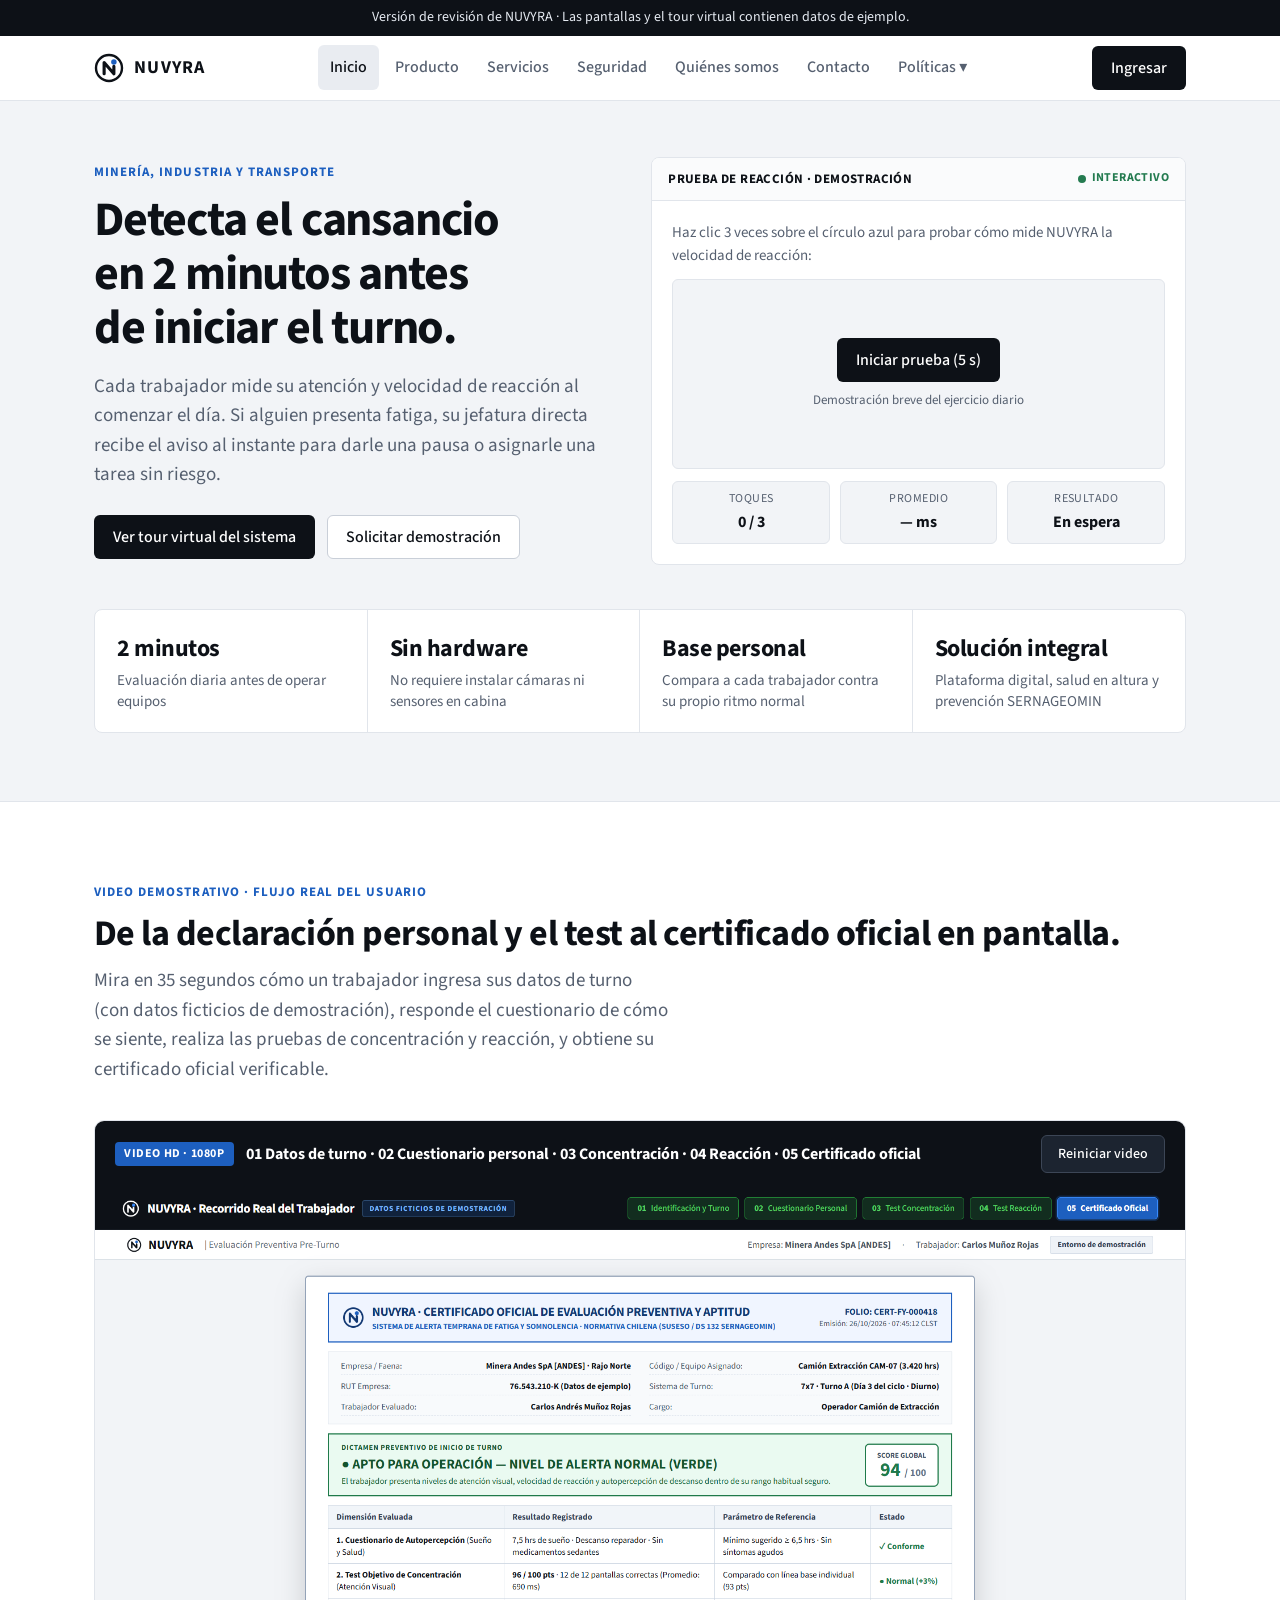
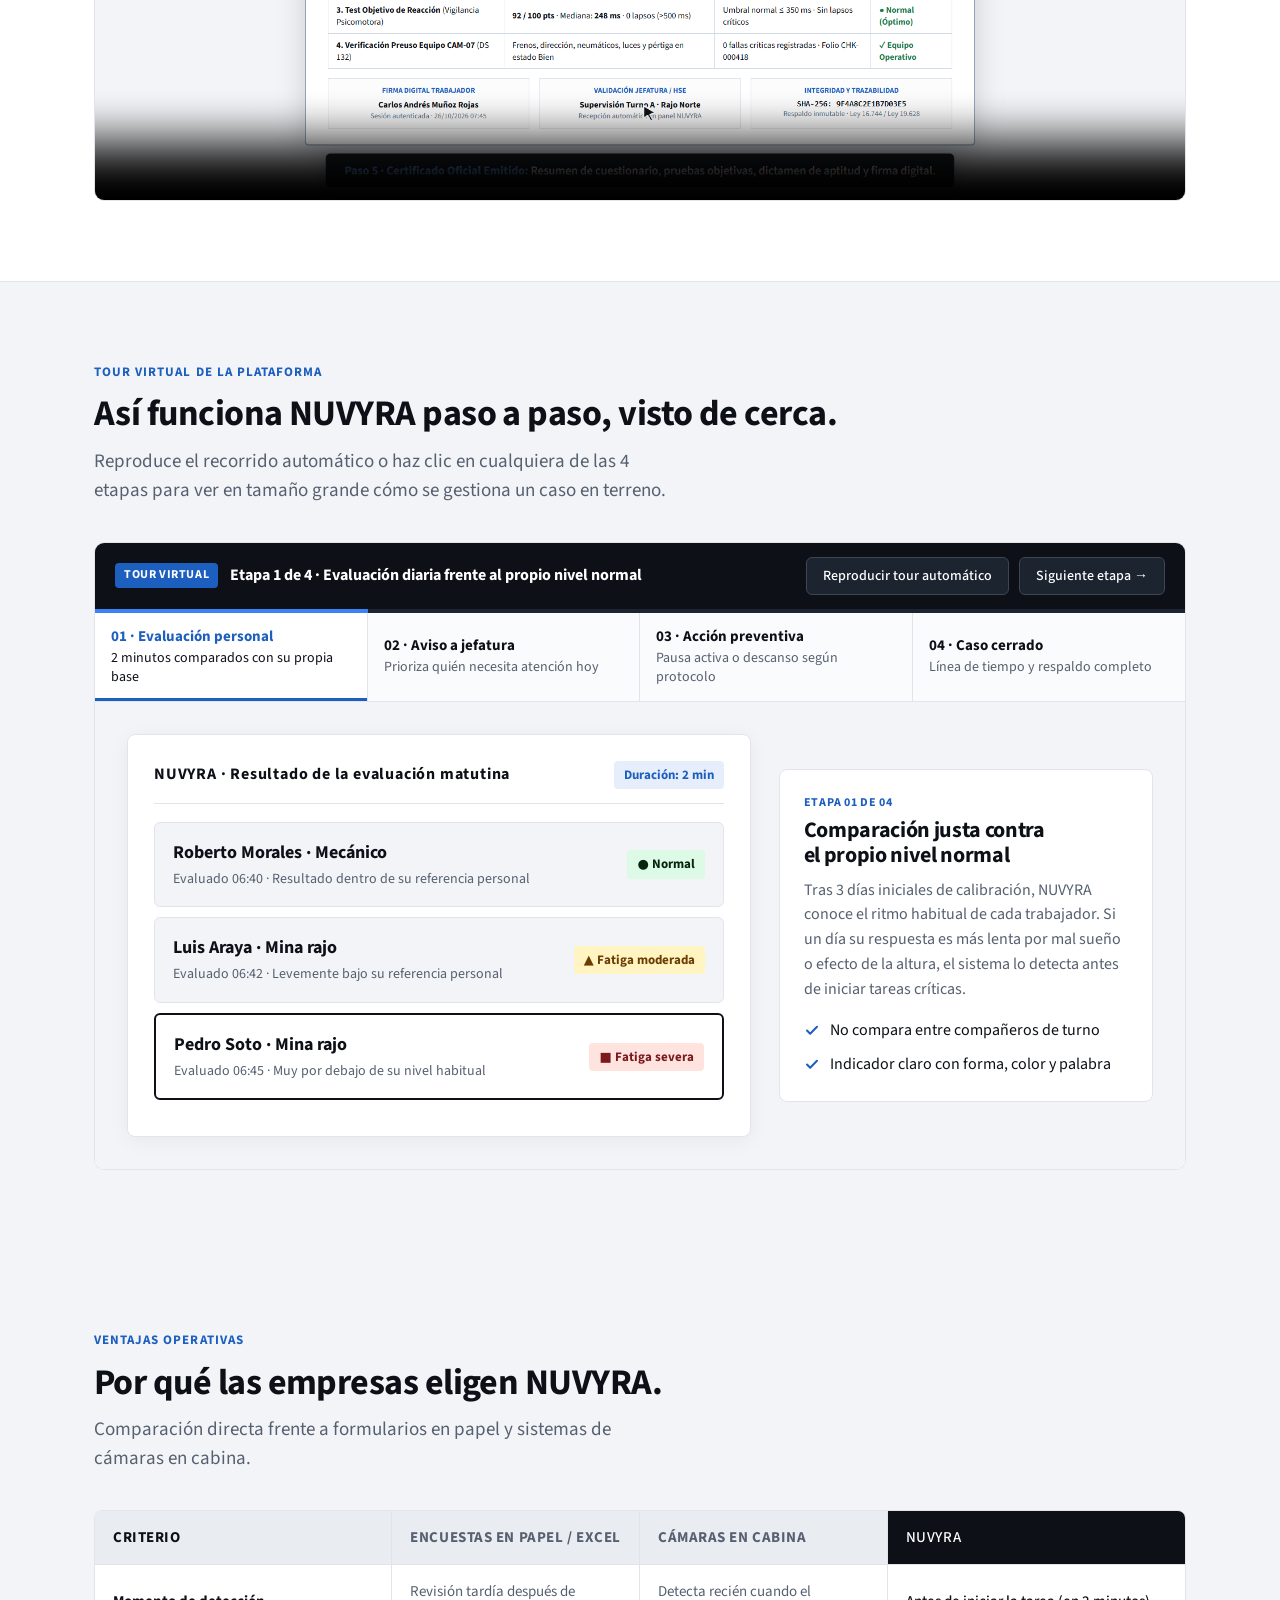
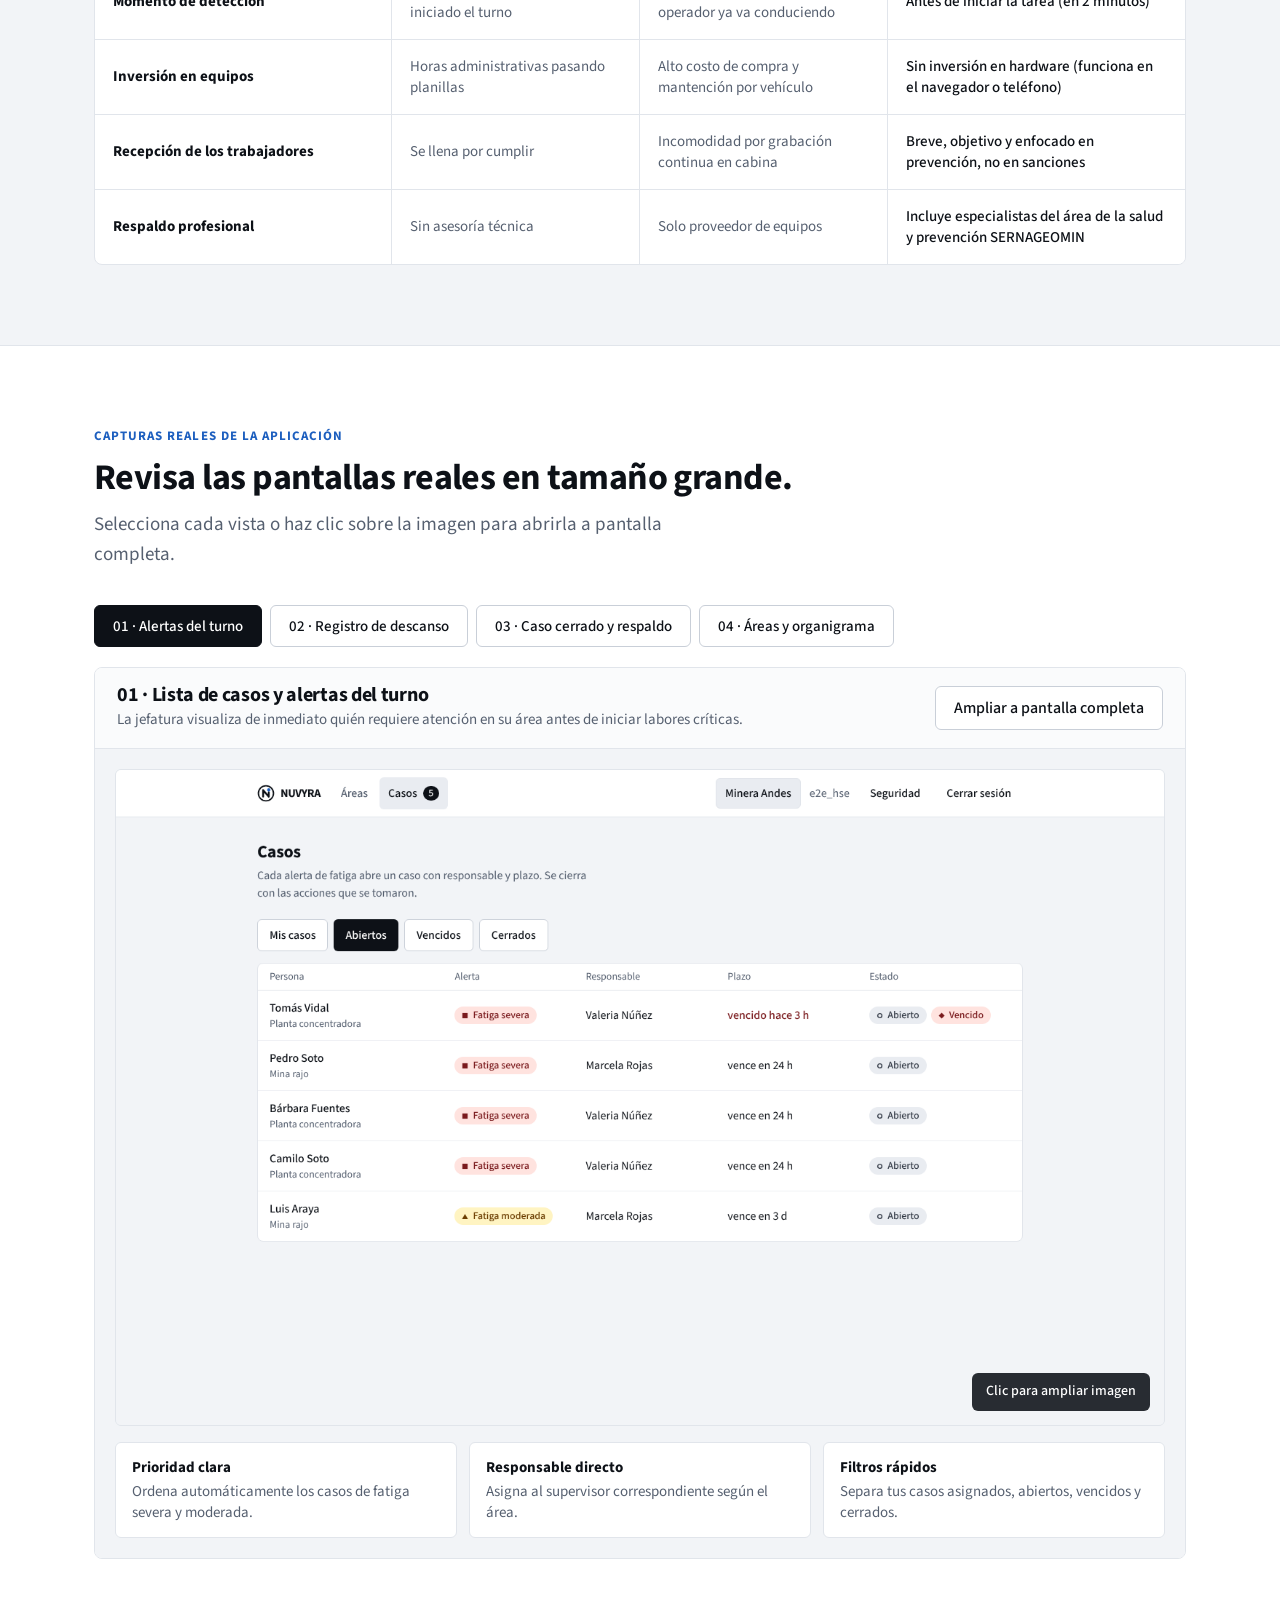
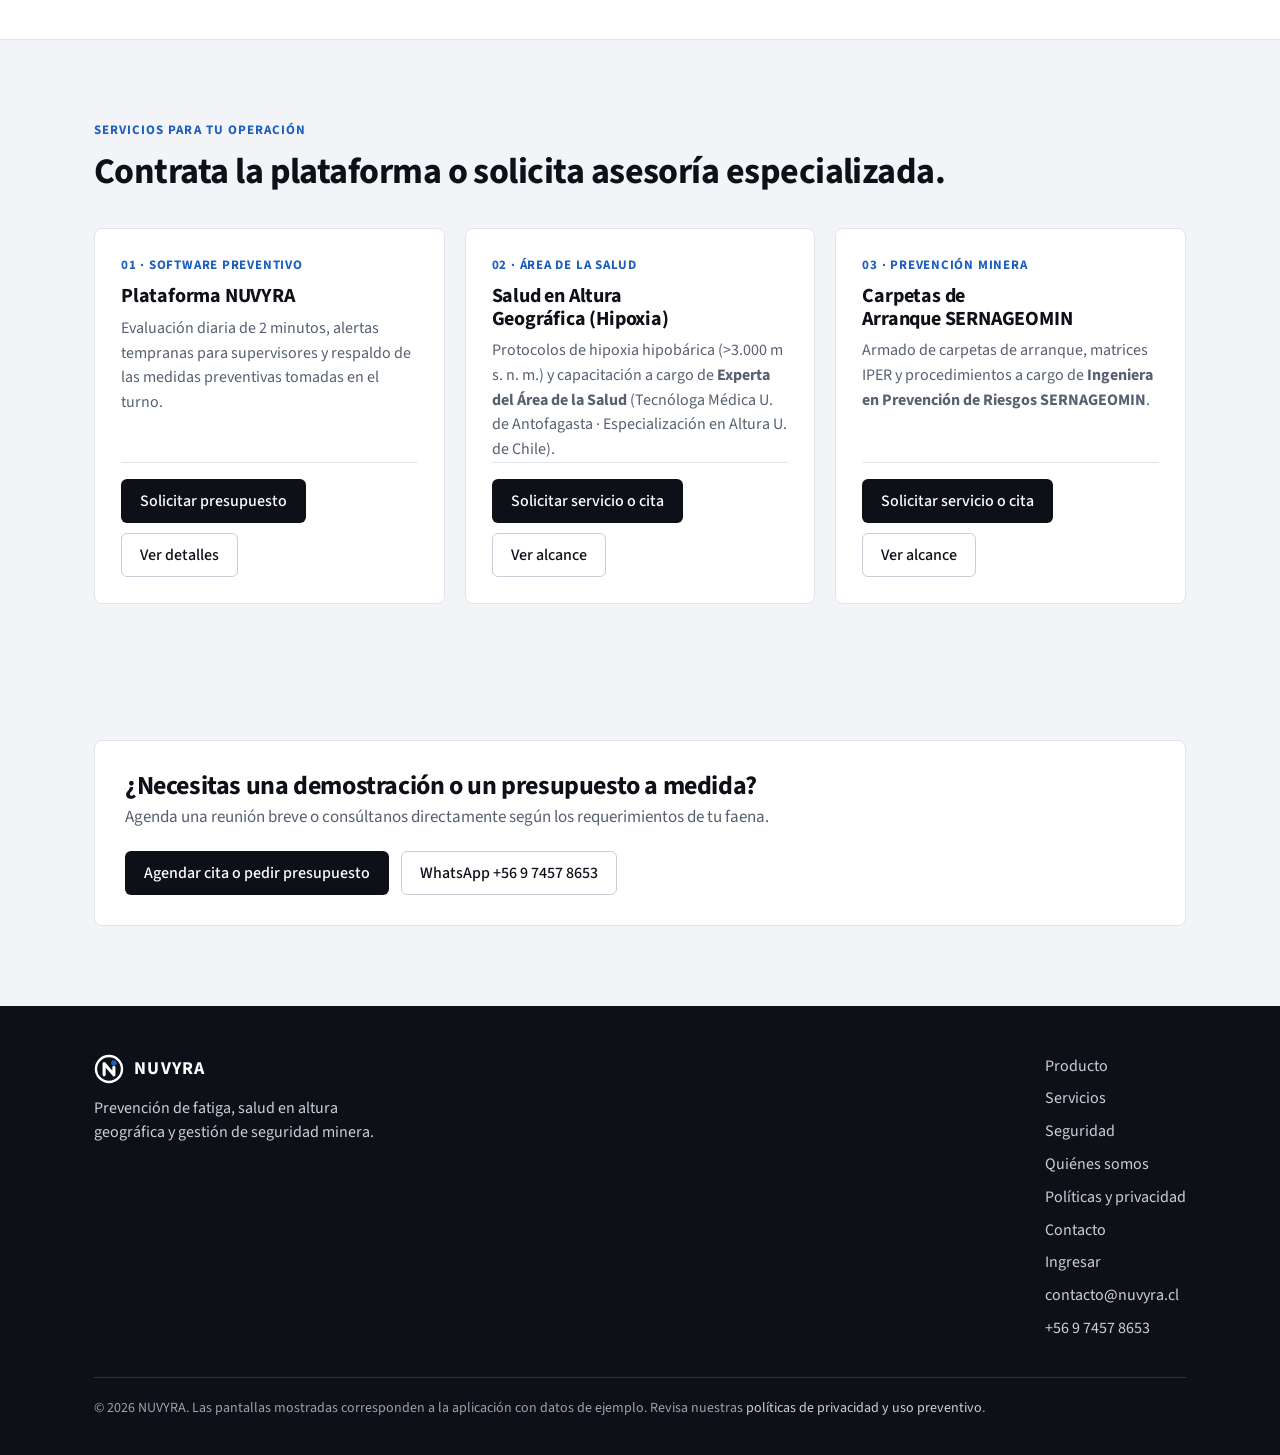
<file: index.html>
<!doctype html>
<html lang="es">
<head>
<meta charset="utf-8">
<meta name="robots" content="noindex, nofollow">
<meta name="viewport" content="width=device-width, initial-scale=1">
<title>NUVYRA · Prevención de fatiga y gestión operacional</title>
<meta name="description" content="Con NUVYRA cada trabajador mide su atención y velocidad de reacción en 2 minutos antes del turno. Sin cámaras en cabina y con respaldo para empresas mandantes.">
<link rel="icon" type="image/svg+xml" href="favicon.svg">
<link rel="stylesheet" href="estilos.css">
</head>
<body>
<div class="preview-bar" role="note">Versión de revisión de NUVYRA · Las pantallas y el tour virtual contienen datos de ejemplo.</div>
<a class="skip" href="#contenido">Saltar al contenido</a>
<svg width="0" height="0" style="position:absolute" aria-hidden="true">
  <symbol id="mark" viewBox="0 0 24 24">
    <circle cx="12" cy="12" r="10.4" fill="none" stroke="currentColor" stroke-width="1.9"/>
    <path d="M8.1 16.6V7.6L15.9 16.6V10.6" fill="none" stroke="currentColor" stroke-width="2.5" stroke-linecap="round" stroke-linejoin="round"/>
    <circle cx="15.9" cy="7.2" r="2.2" fill="#1d5fbf"/>
  </symbol>
  <symbol id="tick" viewBox="0 0 16 16"><path d="M3 8.5l3.2 3.2L13 4.8" fill="none" stroke="#1d5fbf" stroke-width="2" stroke-linecap="round" stroke-linejoin="round"/></symbol>
</svg>
<header class="top">
  <div class="wrap">
    <a class="brand" href="index.html" aria-label="NUVYRA, inicio"><svg width="30" height="30"><use href="#mark"/></svg><span>NUVYRA</span></a>
    <nav class="main" aria-label="Principal">
      <a href="index.html" aria-current="page">Inicio</a>
      <a href="producto.html">Producto</a>
      <a href="servicios.html">Servicios</a>
      <a href="seguridad.html">Seguridad</a>
      <a href="nosotros.html">Quiénes somos</a>
      <a href="contacto.html">Contacto</a>
      <details class="subnav">
        <summary>Políticas ▾</summary>
        <div class="subsheet">
          <a href="politicas.html#privacidad">Política de privacidad</a>
          <a href="politicas.html#datos">Protección de datos (Ley 19.628 / 21.719)</a>
          <a href="politicas.html#uso-preventivo">Uso preventivo y no punitivo</a>
          <a href="politicas.html#terminos">Términos del servicio</a>
        </div>
      </details>
    </nav>
    <div class="actions">
      <details class="menu"><summary>Menú</summary><div class="sheet"><a href="index.html" aria-current="page">Inicio</a><a href="producto.html">Producto</a><a href="servicios.html">Servicios</a><a href="seguridad.html">Seguridad</a><a href="nosotros.html">Quiénes somos</a><a href="contacto.html">Contacto</a><a href="politicas.html">Políticas y privacidad</a></div></details>
      <a class="btn btn-primary" href="login.html">Ingresar</a>
    </div>
  </div>
</header>
<main id="contenido">

<section class="hero">
  <div class="wrap">
    <div class="grid">
      <div>
        <div class="eyebrow">Minería, industria y transporte</div>
        <h1>Detecta el cansancio en 2 minutos antes de iniciar el turno.</h1>
        <p class="lead">Cada trabajador mide su atención y velocidad de reacción al comenzar el día. Si alguien presenta fatiga, su jefatura directa recibe el aviso al instante para darle una pausa o asignarle una tarea sin riesgo.</p>
        <div class="cta">
          <a class="btn btn-primary" href="#tour-virtual">Ver tour virtual del sistema</a>
          <a class="btn btn-secondary" href="contacto.html?servicio=Demo%20Plataforma%20NUVYRA">Solicitar demostración</a>
        </div>
      </div>

      <!-- MÓDULO INTERACTIVO DE VELOCIDAD DE REACCIÓN -->
      <div>
        <div class="demo-card" aria-label="Módulo interactivo de prueba de velocidad de reacción">
          <div class="demo-top">
            <span>Prueba de reacción · Demostración</span>
            <span class="live-dot">Interactivo</span>
          </div>
          <div class="demo-body">
            <p style="font-size:15px;color:var(--muted);margin-bottom:12px">Haz clic 3 veces sobre el círculo azul para probar cómo mide NUVYRA la velocidad de reacción:</p>
            <div id="reflex-box" class="reflex-arena">
              <div id="reflex-intro">
                <button type="button" id="reflex-start" class="btn btn-primary">Iniciar prueba (5 s)</button>
                <p style="font-size:13px;color:var(--muted);margin-top:8px">Demostración breve del ejercicio diario</p>
              </div>
              <button type="button" id="reflex-dot" class="reflex-target" hidden>Tocar</button>
              <div id="reflex-done" hidden style="width:100%">
                <div id="reflex-badge" class="sim-state s-verde" style="padding:12px 14px;margin-bottom:10px;text-align:left">
                  <strong id="reflex-res-title" style="font-size:17px;display:block;margin-bottom:2px"></strong>
                  <p id="reflex-res-text" style="font-size:14px;margin:0"></p>
                </div>
                <button type="button" id="reflex-retry" class="btn btn-primary" style="min-height:38px;font-size:14px">Volver a realizar la prueba</button>
              </div>
            </div>
            <div class="reflex-stats">
              <div class="reflex-stat"><small>Toques</small><b id="st-hits">0 / 3</b></div>
              <div class="reflex-stat"><small>Promedio</small><b id="st-ms">— ms</b></div>
              <div class="reflex-stat"><small>Resultado</small><b id="st-status">En espera</b></div>
            </div>
          </div>
        </div>
      </div>
    </div>

    <div class="kpi-strip" aria-label="Indicadores principales">
      <div class="kpi-card">
        <div class="kpi-val">2 minutos</div>
        <div class="kpi-lbl">Evaluación diaria antes de operar equipos</div>
      </div>
      <div class="kpi-card">
        <div class="kpi-val">Sin hardware</div>
        <div class="kpi-lbl">No requiere instalar cámaras ni sensores en cabina</div>
      </div>
      <div class="kpi-card">
        <div class="kpi-val">Base personal</div>
        <div class="kpi-lbl">Compara a cada trabajador contra su propio ritmo normal</div>
      </div>
      <div class="kpi-card">
        <div class="kpi-val">Solución integral</div>
        <div class="kpi-lbl">Plataforma digital, salud en altura y prevención SERNAGEOMIN</div>
      </div>
    </div>
  </div>
</section>
<script>
(function(){
  var $ = function(id){ return document.getElementById(id); };
  var hits = 0, times = [], t0 = 0, active = false;
  var pos = [{top:"22px",left:"28px"},{top:"92px",left:"64%"},{top:"36px",left:"40%"}];
  function mover(){
    var dot = $("reflex-dot");
    var p = pos[hits % pos.length];
    dot.style.position = "absolute";
    dot.style.top = p.top;
    dot.style.left = p.left;
    t0 = performance.now();
  }
  $("reflex-start").addEventListener("click", function(){
    hits = 0; times = []; active = true;
    $("st-hits").textContent = "0 / 3";
    $("st-ms").textContent = "...";
    $("st-status").textContent = "Midiendo";
    $("st-status").style.color = "var(--ink)";
    $("reflex-intro").hidden = true;
    $("reflex-done").hidden = true;
    $("reflex-dot").hidden = false;
    $("reflex-dot").style.display = "flex";
    mover();
  });
  $("reflex-dot").addEventListener("click", function(){
    if (!active || hits >= 3) return;
    var dt = Math.round(performance.now() - t0);
    times.push(dt);
    hits++;
    $("st-hits").textContent = hits + " / 3";
    var avg = Math.round(times.reduce(function(a,b){return a+b;},0)/times.length);
    var maxDt = Math.max.apply(null, times);
    $("st-ms").textContent = avg + " ms";
    if (hits < 3) {
      mover();
    } else {
      active = false;
      $("reflex-dot").hidden = true;
      $("reflex-dot").style.display = "none";
      $("reflex-done").hidden = false;

      if (avg <= 650 && maxDt <= 900) {
        $("reflex-badge").className = "sim-state s-verde";
        $("st-status").textContent = "● Normal";
        $("st-status").style.color = "var(--ok)";
        $("reflex-res-title").textContent = "● Resultado Normal (" + avg + " ms)";
        $("reflex-res-text").textContent = "Respuestas rápidas y parejas. El trabajador se encuentra en su rango habitual para iniciar el turno.";
      } else if (avg <= 1150 && maxDt <= 1600) {
        $("reflex-badge").className = "sim-state s-amarillo";
        $("st-status").textContent = "▲ Fatiga moderada";
        $("st-status").style.color = "#b7791f";
        $("reflex-res-title").textContent = "▲ Cansancio moderado (" + avg + " ms)";
        $("reflex-res-text").textContent = "Hubo demoras en la respuesta (toque más lento: " + maxDt + " ms). Se envía aviso preventivo al supervisor para conversar en terreno.";
      } else {
        $("reflex-badge").className = "sim-state s-rojo";
        $("st-status").textContent = "■ Fatiga severa";
        $("st-status").style.color = "#c4242a";
        $("reflex-res-title").textContent = "■ Cansancio severo (" + avg + " ms)";
        $("reflex-res-text").textContent = "Respuesta muy lenta (pico de " + maxDt + " ms). Se activa alerta prioritaria para dar una pausa de descanso antes de operar.";
      }
    }
  });
  $("reflex-retry").addEventListener("click", function(){
    $("reflex-start").click();
  });
})();
</script>

<!-- VIDEO DEMOSTRATIVO COMPLETO DEL FLUJO DEL TRABAJADOR Y CERTIFICADO FINAL -->
<section class="white" id="video-evaluacion" aria-labelledby="vid-t" style="border-bottom:1px solid var(--line)">
  <div class="wrap">
    <div class="head">
      <div class="eyebrow">Video demostrativo · Flujo real del usuario</div>
      <h2 id="vid-t">De la declaración personal y el test al certificado oficial en pantalla.</h2>
      <p class="lead">Mira en 35 segundos cómo un trabajador ingresa sus datos de turno (con datos ficticios de demostración), responde el cuestionario de cómo se siente, realiza las pruebas de concentración y reacción, y obtiene su certificado oficial verificable.</p>
    </div>

    <div class="tour-player" style="overflow:hidden" oncontextmenu="return false;">
      <div class="tour-top">
        <div class="tour-top-left">
          <span class="tour-badge">Video HD · 1080p</span>
          <span class="tour-top-title">01 Datos de turno · 02 Cuestionario personal · 03 Concentración · 04 Reacción · 05 Certificado oficial</span>
        </div>
        <div class="tour-controls">
          <button type="button" class="tour-play-btn" onclick="var v=document.getElementById('vid-demo');v.currentTime=0;v.play();">Reiniciar video</button>
        </div>
      </div>
      <div style="background:#0d1117;padding:0;line-height:0" oncontextmenu="return false;">
        <video
          id="vid-demo"
          controls
          controlsList="nodownload noplaybackrate"
          disablePictureInPicture
          oncontextmenu="return false;"
          playsinline
          preload="metadata"
          poster="img/demo-certificado-final.png"
          style="width:100%;height:auto;max-height:680px;display:block;margin:0 auto"
        >
          <source src="img/demo-evaluacion-nuvyra.mp4" type="video/mp4">
          Tu navegador no soporta reproducción de video HTML5.
        </video>
      </div>
    </div>
  </div>
</section>

<!-- TOUR VIRTUAL INTERACTIVO EN PRIMER PLANO (SIN EL CELULAR PEQUEÑO, MUY LEGIBLE DE CERCA) -->
<section id="tour-virtual" aria-labelledby="tour-t">
  <div class="wrap">
    <div class="head">
      <div class="eyebrow">Tour virtual de la plataforma</div>
      <h2 id="tour-t">Así funciona NUVYRA paso a paso, visto de cerca.</h2>
      <p class="lead">Reproduce el recorrido automático o haz clic en cualquiera de las 4 etapas para ver en tamaño grande cómo se gestiona un caso en terreno.</p>
    </div>

    <div class="tour-player" role="region" aria-label="Reproductor de tour virtual de NUVYRA">
      <div class="tour-top">
        <div class="tour-top-left">
          <span class="tour-badge">Tour Virtual</span>
          <span class="tour-top-title" id="tour-top-label">Etapa 1 de 4 · Evaluación diaria frente al propio nivel normal</span>
        </div>
        <div class="tour-controls">
          <button type="button" id="tour-play" class="tour-play-btn">Reproducir tour automático</button>
          <button type="button" id="tour-next" class="tour-play-btn">Siguiente etapa →</button>
        </div>
      </div>
      <div class="tour-progress" aria-hidden="true"><div id="tour-bar" class="tour-progress-fill"></div></div>

      <div class="tour-steps-bar" role="tablist">
        <button type="button" class="tour-step-btn active" role="tab" aria-selected="true" data-step="0">
          <strong>01 · Evaluación personal</strong>
          2 minutos comparados con su propia base
        </button>
        <button type="button" class="tour-step-btn" role="tab" aria-selected="false" data-step="1">
          <strong>02 · Aviso a jefatura</strong>
          Prioriza quién necesita atención hoy
        </button>
        <button type="button" class="tour-step-btn" role="tab" aria-selected="false" data-step="2">
          <strong>03 · Acción preventiva</strong>
          Pausa activa o descanso según protocolo
        </button>
        <button type="button" class="tour-step-btn" role="tab" aria-selected="false" data-step="3">
          <strong>04 · Caso cerrado</strong>
          Línea de tiempo y respaldo completo
        </button>
      </div>

      <!-- ESCENARIO DE GRAN TAMAÑO (VISTA AMPLIADA DE CADA ETAPA) -->
      <div class="tour-stage">
        <div class="tour-canvas" id="tour-canvas" aria-live="polite">
          <!-- El contenido ampliado se inyecta dinámicamente según la etapa -->
        </div>

        <div class="tour-explain">
          <span class="step-num" id="exp-num">Etapa 01 de 04</span>
          <h3 id="exp-title">Comparación justa contra el propio nivel normal</h3>
          <p id="exp-desc">Tras 3 días iniciales de calibración, NUVYRA conoce el ritmo habitual de cada trabajador. Si un día su respuesta es más lenta por mal sueño o efecto de la altura, el sistema lo detecta antes de iniciar tareas críticas.</p>
          <ul class="ticks" id="exp-ticks">
            <li><svg width="16" height="16"><use href="#tick"/></svg><span>No compara entre compañeros de turno</span></li>
            <li><svg width="16" height="16"><use href="#tick"/></svg><span>Indicador claro con forma, color y palabra</span></li>
          </ul>
        </div>
      </div>
    </div>
  </div>
</section>
<script>
(function(){
  var etapas = [
    {
      top:"Etapa 1 de 4 · Evaluación diaria frente al propio nivel normal",
      num:"Etapa 01 de 04",
      title:"Comparación justa contra el propio nivel normal",
      desc:"Tras 3 días iniciales de calibración, NUVYRA conoce el ritmo habitual de cada trabajador. Si un día su respuesta es más lenta por mal sueño o efecto de la altura, el sistema lo detecta antes de iniciar tareas críticas.",
      ticks:["No compara entre compañeros de turno","Indicador claro con forma, color y palabra"],
      html:
        '<div class="ui-window-head"><span class="ui-window-brand">NUVYRA · Resultado de la evaluación matutina</span><span class="ui-tag info">Duración: 2 min</span></div>' +
        '<div class="ui-big-row"><div style="flex:1"><div class="ui-person">Roberto Morales · Mecánico</div><div class="ui-meta">Evaluado 06:40 · Resultado dentro de su referencia personal</div></div><span class="ui-tag ok">● Normal</span></div>' +
        '<div class="ui-big-row"><div style="flex:1"><div class="ui-person">Luis Araya · Mina rajo</div><div class="ui-meta">Evaluado 06:42 · Levemente bajo su referencia personal</div></div><span class="ui-tag mid">▲ Fatiga moderada</span></div>' +
        '<div class="ui-big-row highlight"><div style="flex:1"><div class="ui-person">Pedro Soto · Mina rajo</div><div class="ui-meta">Evaluado 06:45 · Muy por debajo de su nivel habitual</div></div><span class="ui-tag bad">■ Fatiga severa</span></div>'
    },
    {
      top:"Etapa 2 de 4 · Aviso inmediato a la jefatura directa",
      num:"Etapa 02 de 04",
      title:"La jefatura recibe el aviso con responsable y plazo",
      desc:"Cuando Pedro Soto presenta fatiga severa, el sistema abre automáticamente un caso asignado a su jefatura directa (Marcela Rojas) según el organigrama y los plazos configurados por la empresa.",
      ticks:["Asignación automática según el área y turno","Plazo de atención configurable según el protocolo de cada cliente"],
      html:
        '<div class="ui-window-head"><span class="ui-window-brand">NUVYRA · Casos abiertos del turno</span><span class="ui-tag bad">■ Atención prioritaria</span></div>' +
        '<div class="ui-big-row highlight"><div style="flex:1"><div class="ui-person">Pedro Soto · Área Mina rajo</div><div class="ui-meta">Responsable asignado: <b>Marcela Rojas</b> (jefatura directa) · Plazo según protocolo interno</div></div><span class="ui-tag bad">■ Fatiga severa</span></div>' +
        '<div class="ui-ActionBox"><h4>Acciones disponibles para la jefatura</h4><div style="display:flex;flex-wrap:wrap;gap:8px"><span class="btn btn-primary" style="min-height:38px;font-size:14px;pointer-events:none">Tomar caso</span><span class="btn btn-secondary" style="min-height:38px;font-size:14px;pointer-events:none">Registrar acción preventiva</span><span class="btn btn-secondary" style="min-height:38px;font-size:14px;pointer-events:none">Reasignar encargado</span></div></div>'
    },
    {
      top:"Etapa 3 de 4 · Conversación en terreno y medida preventiva",
      num:"Etapa 03 de 04",
      title:"Se registra la conversación y la medida definida por la empresa",
      desc:"Marcela conversa con Pedro en terreno y aplican la medida preventiva que establece el procedimiento de su empresa (como una pausa activa, un descanso preventivo o ajuste de tarea). La plataforma solicita registrar esta acción antes del cierre.",
      ticks:["El tipo de pausa o descanso lo define el procedimiento de cada empresa","Registro rápido de la medida acordada en terreno"],
      html:
        '<div class="ui-window-head"><span class="ui-window-brand">NUVYRA · Registro de medida preventiva</span><span class="ui-tag info">En atención</span></div>' +
        '<div class="ui-big-row"><div style="flex:1"><div class="ui-person">Tipo de acción: Contacto con la persona</div><div class="ui-meta">Detalle registrado: <b>«Conversación en terreno y pausa preventiva según procedimiento interno»</b></div></div><span class="ui-tag ok">Acción registrada</span></div>' +
        '<div class="ui-ActionBox"><h4>Nota de cierre verificada</h4><p style="font-size:15px;color:var(--ink);background:#fff;padding:10px 12px;border:1px solid var(--line);border-radius:4px">«Realizó pausa de recuperación y volvió a su nivel normal en la medición siguiente»</p></div>'
    },
    {
      top:"Etapa 4 de 4 · Caso cerrado con línea de tiempo verificable",
      num:"Etapa 04 de 04",
      title:"Respaldo completo para el trabajador y la empresa",
      desc:"Una vez que Pedro retoma su nivel normal, el caso queda cerrado. Toda la secuencia queda guardada con fecha, hora y encargado, lista para demostrar cumplimiento preventivo ante empresas mandantes.",
      ticks:["Línea de tiempo protegida contra alteraciones","Demuestra gestión preventiva real en faena"],
      html:
        '<div class="ui-window-head"><span class="ui-window-brand">NUVYRA · Caso cerrado con respaldo</span><span class="ui-tag ok">● Cerrado</span></div>' +
        '<ul class="ui-timeline">' +
          '<li><b>Caso abierto · Alerta de fatiga severa</b><small>Hoy 06:45 · Detectado en evaluación matutina</small></li>' +
          '<li><b>Responsable asignado automáticamente</b><small>Hoy 06:45 · Marcela Rojas (jefatura directa, Mina rajo)</small></li>' +
          '<li><b>Acción preventiva registrada: Contacto con la persona</b><small>Hoy 07:00 · Conversación en terreno y pausa activa / descanso según protocolo</small></li>' +
          '<li><b>Caso cerrado tras recuperación</b><small>Hoy · Volvió a su nivel normal en la medición siguiente</small></li>' +
        '</ul>'
    }
  ];

  var cur = 0, timer = null;
  var btns = document.querySelectorAll(".tour-step-btn");
  var $ = function(id){ return document.getElementById(id); };

  function renderStep(idx){
    cur = idx;
    var e = etapas[idx];
    btns.forEach(function(b, i){
      b.className = i === idx ? "tour-step-btn active" : "tour-step-btn";
      b.setAttribute("aria-selected", i === idx ? "true" : "false");
    });
    $("tour-bar").style.width = ((idx + 1) * 25) + "%";
    $("tour-top-label").textContent = e.top;
    $("exp-num").textContent = e.num;
    $("exp-title").textContent = e.title;
    $("exp-desc").textContent = e.desc;
    $("tour-canvas").innerHTML = e.html;
    $("exp-ticks").innerHTML = e.ticks.map(function(t){
      return '<li><svg width="16" height="16"><use href="#tick"/></svg><span>' + t + '</span></li>';
    }).join("");
  }

  btns.forEach(function(b, i){
    b.addEventListener("click", function(){
      if (timer) { clearInterval(timer); timer = null; $("tour-play").textContent = "Reproducir tour automático"; }
      renderStep(i);
    });
  });

  $("tour-next").addEventListener("click", function(){
    if (timer) { clearInterval(timer); timer = null; $("tour-play").textContent = "Reproducir tour automático"; }
    renderStep((cur + 1) % etapas.length);
  });

  $("tour-play").addEventListener("click", function(){
    if (timer) {
      clearInterval(timer); timer = null;
      $("tour-play").textContent = "Reproducir tour automático";
      return;
    }
    $("tour-play").textContent = "Pausar tour";
    renderStep(0);
    timer = setInterval(function(){
      if (cur < 3) {
        renderStep(cur + 1);
      } else {
        clearInterval(timer); timer = null;
        $("tour-play").textContent = "Repetir tour automático";
      }
    }, 3800);
  });

  renderStep(0);
})();
</script>

<!-- COMPARATIVA DIRECTA Y SOBRIA -->
<section id="por-que-elegirnos">
  <div class="wrap">
    <div class="head">
      <div class="eyebrow">Ventajas operativas</div>
      <h2>Por qué las empresas eligen NUVYRA.</h2>
      <p class="lead">Comparación directa frente a formularios en papel y sistemas de cámaras en cabina.</p>
    </div>

    <div class="vs-table" role="region" aria-label="Comparativa de alternativas">
      <div class="vs-row vs-head">
        <div class="vs-cell feat">Criterio</div>
        <div class="vs-cell hide-sm">Encuestas en papel / Excel</div>
        <div class="vs-cell hide-sm">Cámaras en cabina</div>
        <div class="vs-cell win">NUVYRA</div>
      </div>
      <div class="vs-row">
        <div class="vs-cell feat">Momento de detección</div>
        <div class="vs-cell hide-sm">Revisión tardía después de iniciado el turno</div>
        <div class="vs-cell hide-sm">Detecta recién cuando el operador ya va conduciendo</div>
        <div class="vs-cell win">Antes de iniciar la tarea (en 2 minutos)</div>
      </div>
      <div class="vs-row">
        <div class="vs-cell feat">Inversión en equipos</div>
        <div class="vs-cell hide-sm">Horas administrativas pasando planillas</div>
        <div class="vs-cell hide-sm">Alto costo de compra y mantención por vehículo</div>
        <div class="vs-cell win">Sin inversión en hardware (funciona en el navegador o teléfono)</div>
      </div>
      <div class="vs-row">
        <div class="vs-cell feat">Recepción de los trabajadores</div>
        <div class="vs-cell hide-sm">Se llena por cumplir</div>
        <div class="vs-cell hide-sm">Incomodidad por grabación continua en cabina</div>
        <div class="vs-cell win">Breve, objetivo y enfocado en prevención, no en sanciones</div>
      </div>
      <div class="vs-row">
        <div class="vs-cell feat">Respaldo profesional</div>
        <div class="vs-cell hide-sm">Sin asesoría técnica</div>
        <div class="vs-cell hide-sm">Solo proveedor de equipos</div>
        <div class="vs-cell win">Incluye especialistas del área de la salud y prevención SERNAGEOMIN</div>
      </div>
    </div>
  </div>
</section>

<!-- GALERÍA DE PANTALLAS REALES A ANCHO COMPLETO CON LUPA / PANTALLA COMPLETA -->
<section class="white" id="pantallas-reales">
  <div class="wrap">
    <div class="head">
      <div class="eyebrow">Capturas reales de la aplicación</div>
      <h2>Revisa las pantallas reales en tamaño grande.</h2>
      <p class="lead">Selecciona cada vista o haz clic sobre la imagen para abrirla a pantalla completa.</p>
    </div>

    <div class="shot-tabs" role="tablist" aria-label="Vistas de la aplicación">
      <button type="button" class="shot-tab" role="tab" aria-selected="true" data-shot="0">01 · Alertas del turno</button>
      <button type="button" class="shot-tab" role="tab" aria-selected="false" data-shot="1">02 · Registro de descanso</button>
      <button type="button" class="shot-tab" role="tab" aria-selected="false" data-shot="2">03 · Caso cerrado y respaldo</button>
      <button type="button" class="shot-tab" role="tab" aria-selected="false" data-shot="3">04 · Áreas y organigrama</button>
    </div>

    <div class="zoom-showcase">
      <div class="zoom-head">
        <div>
          <h3 id="shot-title">01 · Lista de casos y alertas del turno</h3>
          <p id="shot-desc">La jefatura visualiza de inmediato quién requiere atención en su área antes de iniciar labores críticas.</p>
        </div>
        <button type="button" id="shot-open-btn" class="btn btn-secondary">Ampliar a pantalla completa</button>
      </div>
      <div class="zoom-body">
        <div class="zoom-img-wrap" id="shot-click-area" role="button" tabindex="0" aria-label="Ampliar imagen a pantalla completa">
          <img id="shot-img" src="img/app-casos-lista.png" width="1440" height="900" alt="Pantalla real de NUVYRA">
          <span class="zoom-btn-overlay">Clic para ampliar imagen</span>
        </div>
        <div class="callouts" id="shot-callouts">
          <div class="callout"><b>Prioridad clara</b>Ordena automáticamente los casos de fatiga severa y moderada.</div>
          <div class="callout"><b>Responsable directo</b>Asigna al supervisor correspondiente según el área.</div>
          <div class="callout"><b>Filtros rápidos</b>Separa tus casos asignados, abiertos, vencidos y cerrados.</div>
        </div>
      </div>
    </div>
  </div>
</section>

<!-- LIGHTBOX PARA VER CAPTURAS DE CERCA -->
<div id="lightbox" class="lightbox" hidden role="dialog" aria-modal="true" aria-label="Vista ampliada de pantalla">
  <div class="lightbox-bar">
    <strong id="lightbox-title">Vista ampliada</strong>
    <button type="button" id="lightbox-close" class="lightbox-close">Cerrar vista ampliada (Esc)</button>
  </div>
  <div class="lightbox-img-box">
    <img id="lightbox-img" src="img/app-casos-lista.png" alt="Captura ampliada de NUVYRA">
  </div>
</div>

<script>
(function(){
  var shots = [
    {
      t:"01 · Lista de casos y alertas del turno",
      d:"La jefatura visualiza de inmediato quién requiere atención en su área antes de iniciar labores críticas.",
      img:"img/app-casos-lista.png",
      c:[
        ["Prioridad clara","Ordena automáticamente los casos de fatiga severa y moderada."],
        ["Responsable directo","Asigna al supervisor correspondiente según el área."],
        ["Filtros rápidos","Separa tus casos asignados, abiertos, vencidos y cerrados."]
      ]
    },
    {
      t:"02 · Registro de conversación y descanso preventivo",
      d:"Tras conversar con el trabajador, el supervisor registra la medida preventiva (descanso, hidratación o cambio de tarea).",
      img:"img/app-caso-acompanamiento.png",
      c:[
        ["Acción obligatoria","Solicita al menos una medida preventiva registrada antes de cerrar."],
        ["Nota de cierre","Deja constancia de cómo evolucionó la persona."],
        ["Rápido en terreno","Se completa en segundos desde el computador o teléfono."]
      ]
    },
    {
      t:"03 · Caso cerrado con línea de tiempo completa",
      d:"Cuando el trabajador retoma su nivel normal, el caso queda cerrado con historial íntegro de fechas y horas.",
      img:"img/app-caso-resuelto.png",
      c:[
        ["Trazabilidad completa","Registra apertura, asignación, acción tomada y cierre."],
        ["Inalterable","Un caso cerrado no admite modificaciones posteriores."],
        ["Respaldo ante mandantes","Demuestra gestión preventiva real frente a auditorías."]
      ]
    },
    {
      t:"04 · Cumplimiento diario por áreas y equipos",
      d:"Permite revisar el avance de evaluaciones por gerencia, área operativa y estructura del turno.",
      img:"img/app-areas-organigrama.webp",
      c:[
        ["Mapa por áreas","Mina rajo, Planta concentradora, Mantenimiento."],
        ["Meta de cumplimiento","Porcentaje diario visible por área."],
        ["Alcance según rol","Cada jefatura visualiza únicamente a su equipo."]
      ]
    }
  ];
  var $ = function(id){ return document.getElementById(id); };
  var tabs = document.querySelectorAll(".shot-tab");
  tabs.forEach(function(btn){
    btn.addEventListener("click", function(){
      var idx = parseInt(btn.getAttribute("data-shot"), 10);
      var s = shots[idx];
      tabs.forEach(function(t, i){ t.setAttribute("aria-selected", i === idx ? "true" : "false"); });
      $("shot-title").textContent = s.t;
      $("shot-desc").textContent = s.d;
      $("shot-img").src = s.img;
      $("shot-callouts").innerHTML = s.c.map(function(pair){
        return '<div class="callout"><b>' + pair[0] + '</b>' + pair[1] + '</div>';
      }).join("");
    });
  });

  function abrirZoom(){
    $("lightbox-img").src = $("shot-img").src;
    $("lightbox-title").textContent = $("shot-title").textContent;
    $("lightbox").hidden = false;
  }
  function cerrarZoom(){ $("lightbox").hidden = true; }
  $("shot-open-btn").addEventListener("click", abrirZoom);
  $("shot-click-area").addEventListener("click", abrirZoom);
  $("lightbox-close").addEventListener("click", cerrarZoom);
  $("lightbox").addEventListener("click", function(e){ if (e.target === $("lightbox")) cerrarZoom(); });
  document.addEventListener("keydown", function(e){ if (e.key === "Escape") cerrarZoom(); });
})();
</script>

<!-- LOS 3 PILARES DE SERVICIO (NOMBRES PROTEGIDOS Y BOTONES DE SOLICITUD DIRECTA) -->
<section id="solucion-integral">
  <div class="wrap">
    <div class="head">
      <div class="eyebrow">Servicios para tu operación</div>
      <h2>Contrata la plataforma o solicita asesoría especializada.</h2>
    </div>
    <div class="three">
      <div class="card">
        <span class="num">01 · Software preventivo</span>
        <h3>Plataforma NUVYRA</h3>
        <p>Evaluación diaria de 2 minutos, alertas tempranas para supervisores y respaldo de las medidas preventivas tomadas en el turno.</p>
        <div class="prof-actions" style="margin-top:auto">
          <a class="btn btn-primary" href="contacto.html?servicio=Presupuesto%20Plataforma%20NUVYRA">Solicitar presupuesto</a>
          <a class="btn btn-secondary" href="producto.html">Ver detalles</a>
        </div>
      </div>
      <div class="card">
        <span class="num">02 · Área de la Salud</span>
        <h3>Salud en Altura Geográfica (Hipoxia)</h3>
        <p>Protocolos de hipoxia hipobárica (&gt;3.000 m s. n. m.) y capacitación a cargo de <b>Experta del Área de la Salud</b> (Tecnóloga Médica U. de Antofagasta · Especialización en Altura U. de Chile).</p>
        <div class="prof-actions" style="margin-top:auto">
          <a class="btn btn-primary" href="contacto.html?servicio=Consultoria%20Salud%20en%20Altura%20(Hipoxia)">Solicitar servicio o cita</a>
          <a class="btn btn-secondary" href="servicios.html#altura">Ver alcance</a>
        </div>
      </div>
      <div class="card">
        <span class="num">03 · Prevención Minera</span>
        <h3>Carpetas de Arranque SERNAGEOMIN</h3>
        <p>Armado de carpetas de arranque, matrices IPER y procedimientos a cargo de <b>Ingeniera en Prevención de Riesgos SERNAGEOMIN</b>.</p>
        <div class="prof-actions" style="margin-top:auto">
          <a class="btn btn-primary" href="contacto.html?servicio=Carpetas%20de%20Arranque%20y%20Prevencion%20SERNAGEOMIN">Solicitar servicio o cita</a>
          <a class="btn btn-secondary" href="servicios.html#seguridad-industrial">Ver alcance</a>
        </div>
      </div>
    </div>
  </div>
</section>

<section class="band" aria-labelledby="band-t">
  <div class="wrap"><div class="box">
    <div><h2 id="band-t">¿Necesitas una demostración o un presupuesto a medida?</h2><p>Agenda una reunión breve o consúltanos directamente según los requerimientos de tu faena.</p></div>
    <div style="display:flex;gap:12px;flex-wrap:wrap">
      <a class="btn btn-primary" href="contacto.html">Agendar cita o pedir presupuesto</a>
      <a class="btn btn-secondary" href="https://wa.me/56974578653?text=Hola%2C%20quiero%20hacer%20una%20consulta%20sobre%20NUVYRA" target="_blank" rel="noopener">WhatsApp +56 9 7457 8653</a>
    </div>
  </div></div>
</section>
</main>
<footer>
  <div class="wrap">
    <div class="row">
      <div>
        <a class="brand" href="index.html"><svg width="30" height="30"><use href="#mark"/></svg><span>NUVYRA</span></a>
        <p style="margin-top:12px;max-width:36ch;font-size:16px">Prevención de fatiga, salud en altura geográfica y gestión de seguridad minera.</p>
      </div>
      <ul aria-label="Enlaces">
        <li><a href="producto.html">Producto</a></li>
        <li><a href="servicios.html">Servicios</a></li>
        <li><a href="seguridad.html">Seguridad</a></li>
        <li><a href="nosotros.html">Quiénes somos</a></li>
        <li><a href="politicas.html">Políticas y privacidad</a></li>
        <li><a href="contacto.html">Contacto</a></li>
        <li><a href="login.html">Ingresar</a></li>
        <li><a href="mailto:contacto@nuvyra.cl">contacto@nuvyra.cl</a></li>
        <li><a href="https://wa.me/56974578653" target="_blank" rel="noopener">+56 9 7457 8653</a></li>
      </ul>
    </div>
    <p class="small">© 2026 NUVYRA. Las pantallas mostradas corresponden a la aplicación con datos de ejemplo. Revisa nuestras <a href="politicas.html">políticas de privacidad y uso preventivo</a>.</p>
  </div>
</footer>
</body>
</html>
</file>
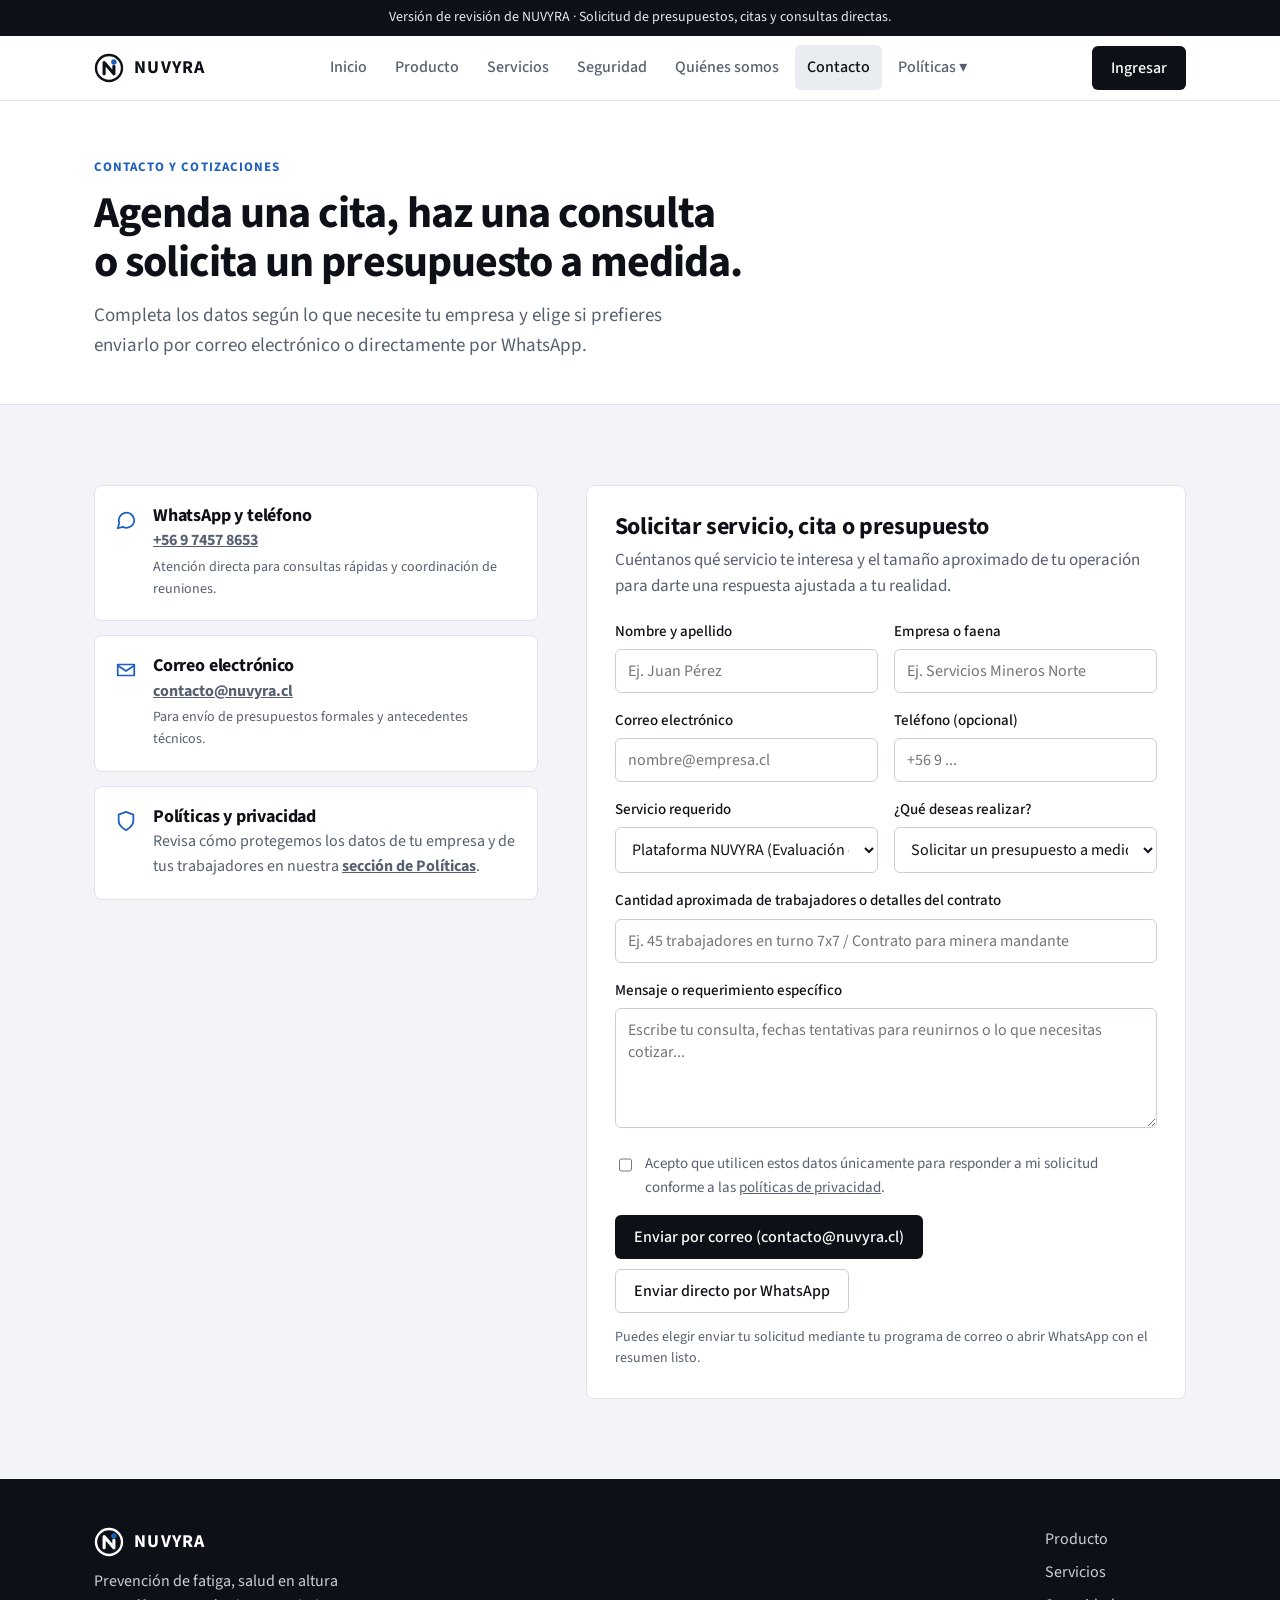
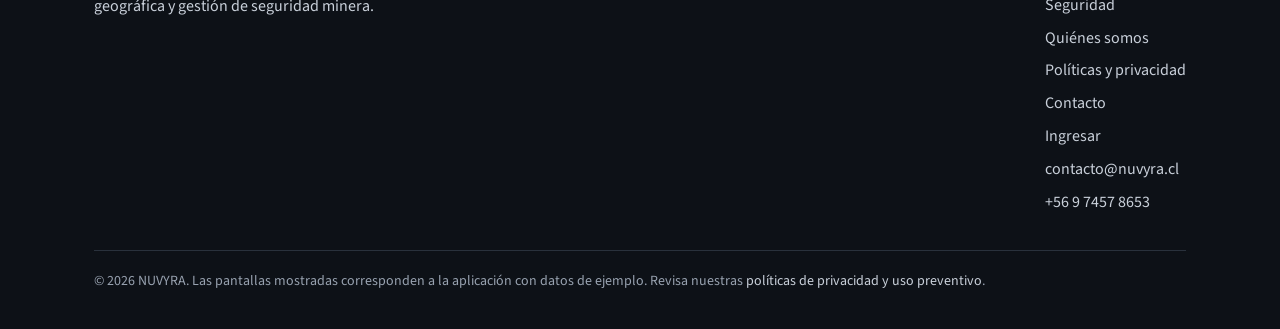
<file: contacto.html>
<!doctype html>
<html lang="es">
<head>
<meta charset="utf-8">
<meta name="robots" content="noindex, nofollow">
<meta name="viewport" content="width=device-width, initial-scale=1">
<title>Contacto y Solicitud de Servicios · NUVYRA</title>
<meta name="description" content="Solicita un presupuesto a medida, agenda una reunión o haz una consulta sobre la plataforma NUVYRA, salud en altura geográfica o carpetas de arranque SERNAGEOMIN.">
<link rel="icon" type="image/svg+xml" href="favicon.svg">
<link rel="stylesheet" href="estilos.css">
</head>
<body>
<div class="preview-bar" role="note">Versión de revisión de NUVYRA · Solicitud de presupuestos, citas y consultas directas.</div>
<a class="skip" href="#contenido">Saltar al contenido</a>
<svg width="0" height="0" style="position:absolute" aria-hidden="true">
  <symbol id="mark" viewBox="0 0 24 24">
    <circle cx="12" cy="12" r="10.4" fill="none" stroke="currentColor" stroke-width="1.9"/>
    <path d="M8.1 16.6V7.6L15.9 16.6V10.6" fill="none" stroke="currentColor" stroke-width="2.5" stroke-linecap="round" stroke-linejoin="round"/>
    <circle cx="15.9" cy="7.2" r="2.2" fill="#1d5fbf"/>
  </symbol>
  <symbol id="tick" viewBox="0 0 16 16"><path d="M3 8.5l3.2 3.2L13 4.8" fill="none" stroke="#1d5fbf" stroke-width="2" stroke-linecap="round" stroke-linejoin="round"/></symbol>
</svg>
<header class="top">
  <div class="wrap">
    <a class="brand" href="index.html" aria-label="NUVYRA, inicio"><svg width="30" height="30"><use href="#mark"/></svg><span>NUVYRA</span></a>
    <nav class="main" aria-label="Principal">
      <a href="index.html">Inicio</a>
      <a href="producto.html">Producto</a>
      <a href="servicios.html">Servicios</a>
      <a href="seguridad.html">Seguridad</a>
      <a href="nosotros.html">Quiénes somos</a>
      <a href="contacto.html" aria-current="page">Contacto</a>
      <details class="subnav">
        <summary>Políticas ▾</summary>
        <div class="subsheet">
          <a href="politicas.html#privacidad">Política de privacidad</a>
          <a href="politicas.html#datos">Protección de datos (Ley 19.628 / 21.719)</a>
          <a href="politicas.html#uso-preventivo">Uso preventivo y no punitivo</a>
          <a href="politicas.html#terminos">Términos del servicio</a>
        </div>
      </details>
    </nav>
    <div class="actions">
      <details class="menu"><summary>Menú</summary><div class="sheet"><a href="index.html">Inicio</a><a href="producto.html">Producto</a><a href="servicios.html">Servicios</a><a href="seguridad.html">Seguridad</a><a href="nosotros.html">Quiénes somos</a><a href="contacto.html" aria-current="page">Contacto</a><a href="politicas.html">Políticas y privacidad</a></div></details>
      <a class="btn btn-primary" href="login.html">Ingresar</a>
    </div>
  </div>
</header>
<main id="contenido">
<div class="page-head"><div class="wrap">
  <div class="eyebrow">Contacto y cotizaciones</div>
  <h1>Agenda una cita, haz una consulta o solicita un presupuesto a medida.</h1>
  <p class="lead">Completa los datos según lo que necesite tu empresa y elige si prefieres enviarlo por correo electrónico o directamente por WhatsApp.</p>
</div></div>
<section id="contacto">
  <div class="wrap contact-grid">
    <div class="channels" aria-label="Medios de contacto">
      <div class="channel">
        <svg width="22" height="22" viewBox="0 0 24 24" fill="none" stroke="#1d5fbf" stroke-width="1.9" stroke-linecap="round" stroke-linejoin="round" aria-hidden="true"><path d="M21 12a8.5 8.5 0 0 1-12.4 7.5L3 21l1.6-5.4A8.5 8.5 0 1 1 21 12z"/></svg>
        <div>
          <h3>WhatsApp y teléfono</h3>
          <p><a href="https://wa.me/56974578653?text=Hola%2C%20quiero%20hacer%20una%20consulta%20sobre%20NUVYRA" target="_blank" rel="noopener"><b>+56 9 7457 8653</b></a></p>
          <p style="font-size:14px;margin-top:4px">Atención directa para consultas rápidas y coordinación de reuniones.</p>
        </div>
      </div>
      <div class="channel">
        <svg width="22" height="22" viewBox="0 0 24 24" fill="none" stroke="#1d5fbf" stroke-width="1.9" stroke-linecap="round" stroke-linejoin="round" aria-hidden="true"><path d="M3 6h18v12H3z"/><path d="M3 7l9 6 9-6"/></svg>
        <div>
          <h3>Correo electrónico</h3>
          <p><a href="mailto:contacto@nuvyra.cl"><b>contacto@nuvyra.cl</b></a></p>
          <p style="font-size:14px;margin-top:4px">Para envío de presupuestos formales y antecedentes técnicos.</p>
        </div>
      </div>
      <div class="channel">
        <svg width="22" height="22" viewBox="0 0 24 24" fill="none" stroke="#1d5fbf" stroke-width="1.9" stroke-linecap="round" stroke-linejoin="round" aria-hidden="true"><path d="M12 22s8-4 8-10V5l-8-3-8 3v7c0 6 8 10 8 10z"/></svg>
        <div>
          <h3>Políticas y privacidad</h3>
          <p>Revisa cómo protegemos los datos de tu empresa y de tus trabajadores en nuestra <a href="politicas.html"><b>sección de Políticas</b></a>.</p>
        </div>
      </div>
    </div>

    <div class="formcard">
      <h2 style="font-size:24px;margin-bottom:6px">Solicitar servicio, cita o presupuesto</h2>
      <p style="color:var(--muted);margin-bottom:20px">Cuéntanos qué servicio te interesa y el tamaño aproximado de tu operación para darte una respuesta ajustada a tu realidad.</p>
      <form id="form-contacto" novalidate aria-describedby="nota-form">
        <div class="fgrid">
          <div><label for="f-nombre">Nombre y apellido</label><input id="f-nombre" class="fld" autocomplete="name" placeholder="Ej. Juan Pérez"></div>
          <div><label for="f-empresa">Empresa o faena</label><input id="f-empresa" class="fld" autocomplete="organization" placeholder="Ej. Servicios Mineros Norte"></div>
          <div><label for="f-correo">Correo electrónico</label><input id="f-correo" type="email" class="fld" autocomplete="email" placeholder="nombre@empresa.cl"></div>
          <div><label for="f-tel">Teléfono (opcional)</label><input id="f-tel" type="tel" class="fld" autocomplete="tel" placeholder="+56 9 ..."></div>

          <div>
            <label for="f-servicio">Servicio requerido</label>
            <select id="f-servicio" class="fld">
              <option value="Plataforma NUVYRA">Plataforma NUVYRA (Evaluación diaria)</option>
              <option value="Consultoria Salud en Altura (Hipoxia)">Consultoría en Salud en Altura Geográfica (Hipoxia)</option>
              <option value="Carpetas de Arranque y Prevencion SERNAGEOMIN">Carpetas de Arranque y Prevención SERNAGEOMIN</option>
              <option value="Propuesta integral (App + Consultoria)">Propuesta integral (Plataforma + Consultoría)</option>
              <option value="Consulta sobre Politicas y Cumplimiento Legal">Consulta sobre Políticas y Cumplimiento Legal</option>
            </select>
          </div>

          <div>
            <label for="f-accion">¿Qué deseas realizar?</label>
            <select id="f-accion" class="fld">
              <option value="Solicitar presupuesto a medida">Solicitar un presupuesto a medida</option>
              <option value="Agendar una cita o demostracion">Agendar una cita o reunión online</option>
              <option value="Hacer una consulta tecnica">Hacer una pregunta técnica</option>
            </select>
          </div>

          <div class="full">
            <label for="f-tamano">Cantidad aproximada de trabajadores o detalles del contrato</label>
            <input id="f-tamano" class="fld" placeholder="Ej. 45 trabajadores en turno 7x7 / Contrato para minera mandante">
          </div>

          <div class="full">
            <label for="f-msg">Mensaje o requerimiento específico</label>
            <textarea id="f-msg" class="fld" placeholder="Escribe tu consulta, fechas tentativas para reunirnos o lo que necesitas cotizar..."></textarea>
          </div>

          <div class="full check">
            <input type="checkbox" id="f-ok">
            <label for="f-ok" style="font-weight:400;margin:0;font-size:15px">Acepto que utilicen estos datos únicamente para responder a mi solicitud conforme a las <a href="politicas.html">políticas de privacidad</a>.</label>
          </div>

          <div class="full" style="display:flex;flex-wrap:wrap;gap:10px">
            <button class="btn btn-primary" type="submit" id="btn-mail">Enviar por correo (contacto@nuvyra.cl)</button>
            <button class="btn btn-secondary" type="button" id="btn-wa">Enviar directo por WhatsApp</button>
          </div>
        </div>
        <p id="nota-form" class="fine" style="margin-top:14px">Puedes elegir enviar tu solicitud mediante tu programa de correo o abrir WhatsApp con el resumen listo.</p>
      </form>
      <script>
      (function(){
        var $ = function(id){ return document.getElementById(id); };
        var params = new URLSearchParams(window.location.search);
        var srv = params.get("servicio");
        if (srv) {
          var sel = $("f-servicio");
          for (var i = 0; i < sel.options.length; i++) {
            if (sel.options[i].value.toLowerCase().indexOf(srv.toLowerCase().slice(0,12)) !== -1 || srv.toLowerCase().indexOf(sel.options[i].value.toLowerCase().slice(0,12)) !== -1) {
              sel.selectedIndex = i;
              break;
            }
          }
        }

        function armarTexto(){
          var v = function(id){ return $(id).value.trim(); };
          if (!v("f-nombre") || !v("f-msg")) {
            alert("Por favor indica tu nombre y tu consulta o requerimiento.");
            return null;
          }
          if (!$("f-ok").checked) {
            alert("Por favor marca la casilla de aceptación para poder responderte.");
            return null;
          }
          return "Solicitud: " + v("f-accion") +
                 "\nServicio: " + v("f-servicio") +
                 "\nNombre: " + v("f-nombre") +
                 "\nEmpresa: " + (v("f-empresa") || "No indicada") +
                 "\nCorreo: " + (v("f-correo") || "No indicado") +
                 "\nTeléfono: " + (v("f-tel") || "No indicado") +
                 "\nDotación / Contrato: " + (v("f-tamano") || "Por definir") +
                 "\n\nDetalle:\n" + v("f-msg");
        }

        $("form-contacto").addEventListener("submit", function(e){
          e.preventDefault();
          var texto = armarTexto();
          if (!texto) return;
          var asunto = $("f-accion").value + " · " + $("f-servicio").value + " - NUVYRA";
          window.location.href = "mailto:contacto@nuvyra.cl?subject=" + encodeURIComponent(asunto) + "&body=" + encodeURIComponent(texto);
        });

        $("btn-wa").addEventListener("click", function(){
          var texto = armarTexto();
          if (!texto) return;
          window.open("https://wa.me/56974578653?text=" + encodeURIComponent("Hola NUVYRA, envío la siguiente solicitud:\n\n" + texto), "_blank");
        });
      })();
      </script>
    </div>
  </div>
</section>
</main>
<footer>
  <div class="wrap">
    <div class="row">
      <div>
        <a class="brand" href="index.html"><svg width="30" height="30"><use href="#mark"/></svg><span>NUVYRA</span></a>
        <p style="margin-top:12px;max-width:36ch;font-size:16px">Prevención de fatiga, salud en altura geográfica y gestión de seguridad minera.</p>
      </div>
      <ul aria-label="Enlaces">
        <li><a href="producto.html">Producto</a></li>
        <li><a href="servicios.html">Servicios</a></li>
        <li><a href="seguridad.html">Seguridad</a></li>
        <li><a href="nosotros.html">Quiénes somos</a></li>
        <li><a href="politicas.html">Políticas y privacidad</a></li>
        <li><a href="contacto.html">Contacto</a></li>
        <li><a href="login.html">Ingresar</a></li>
        <li><a href="mailto:contacto@nuvyra.cl">contacto@nuvyra.cl</a></li>
        <li><a href="https://wa.me/56974578653" target="_blank" rel="noopener">+56 9 7457 8653</a></li>
      </ul>
    </div>
    <p class="small">© 2026 NUVYRA. Las pantallas mostradas corresponden a la aplicación con datos de ejemplo. Revisa nuestras <a href="politicas.html">políticas de privacidad y uso preventivo</a>.</p>
  </div>
</footer>
</body>
</html>
</file>
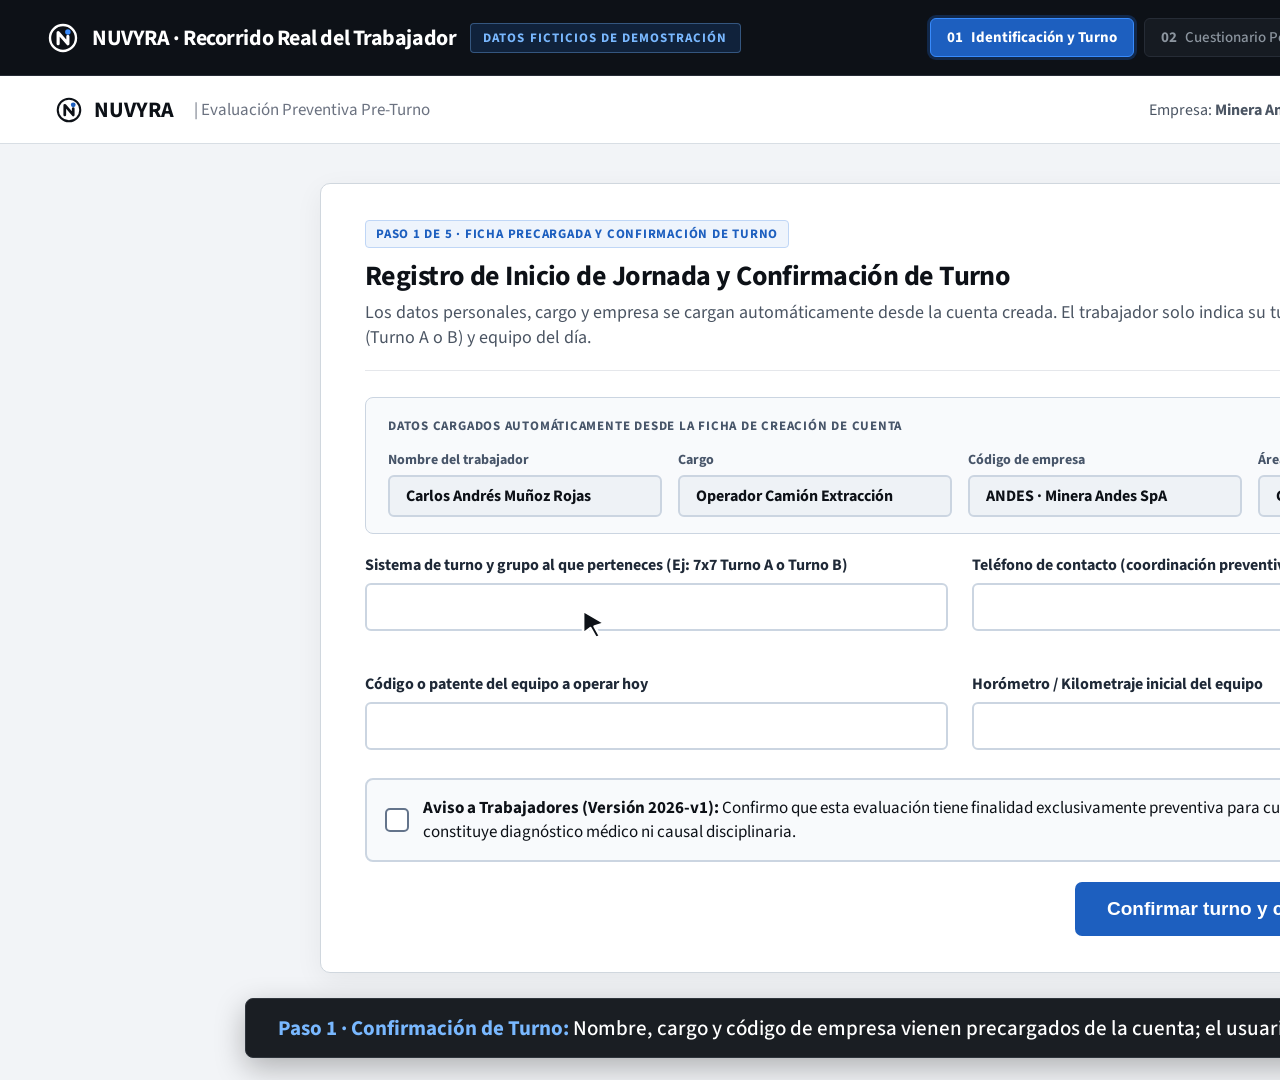
<file: demo-video-player.html>
<!doctype html>
<html lang="es">
<head>
<meta charset="utf-8">
<meta name="viewport" content="width=device-width, initial-scale=1">
<title>Demostración Real · Evaluación y Certificado NUVYRA</title>
<style>
  @font-face {
    font-family: 'Source Sans 3';
    font-style: normal;
    font-weight: 400;
    src: url('fonts/source-sans-3-latin-400-normal.woff2') format('woff2');
  }
  @font-face {
    font-family: 'Source Sans 3';
    font-style: normal;
    font-weight: 500;
    src: url('fonts/source-sans-3-latin-500-normal.woff2') format('woff2');
  }
  @font-face {
    font-family: 'Source Sans 3';
    font-style: normal;
    font-weight: 700;
    src: url('fonts/source-sans-3-latin-700-normal.woff2') format('woff2');
  }

  * { box-sizing: border-box; margin: 0; padding: 0; }
  body {
    width: 1920px;
    height: 1080px;
    overflow: hidden;
    font-family: 'Source Sans 3', system-ui, -apple-system, sans-serif;
    background: #0d1117;
    color: #0d1117;
    user-select: none;
    position: relative;
  }

  /* Barra superior explicativa de la etapa del video */
  .stage-banner {
    height: 76px;
    background: #0d1117;
    border-bottom: 1px solid #262c36;
    display: flex;
    align-items: center;
    justify-content: space-between;
    padding: 0 48px;
    color: #ffffff;
  }
  .stage-brand {
    display: flex;
    align-items: center;
    gap: 14px;
    font-weight: 700;
    font-size: 22px;
    letter-spacing: -0.02em;
  }
  .stage-pill {
    font-size: 13px;
    font-weight: 600;
    text-transform: uppercase;
    letter-spacing: 0.08em;
    background: rgba(29, 95, 191, 0.22);
    color: #79b8ff;
    border: 1px solid rgba(121, 184, 255, 0.35);
    padding: 5px 12px;
    border-radius: 4px;
  }
  .stage-steps {
    display: flex;
    align-items: center;
    gap: 10px;
  }
  .st-item {
    display: flex;
    align-items: center;
    gap: 8px;
    padding: 8px 16px;
    border-radius: 6px;
    font-size: 15px;
    font-weight: 500;
    color: #8b949e;
    background: #161b22;
    border: 1px solid #262c36;
    transition: all 0.25s ease;
  }
  .st-item.active {
    background: #1d5fbf;
    color: #ffffff;
    border-color: #388bfd;
    font-weight: 700;
    box-shadow: 0 0 0 3px rgba(29, 95, 191, 0.3);
  }
  .st-item.done {
    background: #122d1f;
    color: #56d364;
    border-color: #238636;
  }
  .st-num {
    font-variant-numeric: tabular-nums;
    font-weight: 700;
  }

  /* Lienzo principal de la aplicación */
  .viewport {
    width: 1920px;
    height: 1004px;
    background: #f2f4f7;
    display: flex;
    flex-direction: column;
    position: relative;
  }

  /* Cabecera interna de la app NUVYRA */
  .app-nav {
    height: 68px;
    background: #ffffff;
    border-bottom: 1px solid #d8dee4;
    display: flex;
    align-items: center;
    justify-content: space-between;
    padding: 0 56px;
  }
  .app-logo {
    display: flex;
    align-items: center;
    gap: 12px;
    font-size: 22px;
    font-weight: 700;
    color: #0d1117;
  }
  .app-user-bar {
    display: flex;
    align-items: center;
    gap: 20px;
    font-size: 16px;
    color: #4b5563;
  }
  .badge-fict {
    background: #eef2f7;
    border: 1px solid #cbd5e1;
    color: #334155;
    font-size: 14px;
    font-weight: 600;
    padding: 5px 12px;
    border-radius: 4px;
  }

  /* Contenedor de escenas */
  .scene-wrap {
    flex: 1;
    display: flex;
    align-items: center;
    justify-content: center;
    padding: 28px 56px 96px;
    position: relative;
  }
  .scene {
    display: none;
    width: 100%;
    max-width: 1280px;
    animation: fadeIn 0.25s ease;
  }
  .scene.active {
    display: block;
  }
  @keyframes fadeIn {
    from { opacity: 0.4; transform: translateY(4px); }
    to { opacity: 1; transform: translateY(0); }
  }

  /* Tarjetas y formularios */
  .card {
    background: #ffffff;
    border: 1px solid #d0d7de;
    border-radius: 10px;
    box-shadow: 0 8px 28px rgba(13, 17, 23, 0.06);
    padding: 36px 44px;
  }
  .card-header {
    display: flex;
    align-items: flex-start;
    justify-content: space-between;
    border-bottom: 1px solid #e5e7eb;
    padding-bottom: 20px;
    margin-bottom: 26px;
  }
  .card-title {
    font-size: 28px;
    font-weight: 700;
    color: #0d1117;
    letter-spacing: -0.02em;
  }
  .card-sub {
    font-size: 18px;
    color: #4b5563;
    margin-top: 4px;
  }
  .step-tag {
    display: inline-block;
    font-size: 13px;
    font-weight: 700;
    text-transform: uppercase;
    letter-spacing: 0.06em;
    color: #1d5fbf;
    background: #eef4fc;
    border: 1px solid #bfd6f6;
    padding: 4px 10px;
    border-radius: 4px;
    margin-bottom: 8px;
  }

  .grid-2 {
    display: grid;
    grid-template-columns: 1fr 1fr;
    gap: 24px;
  }
  .field-group {
    margin-bottom: 18px;
  }
  .field-label {
    display: block;
    font-size: 16px;
    font-weight: 700;
    color: #1f2937;
    margin-bottom: 7px;
  }
  .field-input {
    width: 100%;
    height: 48px;
    padding: 0 16px;
    font-size: 18px;
    font-family: inherit;
    color: #0d1117;
    background: #ffffff;
    border: 2px solid #cbd5e1;
    border-radius: 6px;
    display: flex;
    align-items: center;
    transition: border-color 0.15s, box-shadow 0.15s;
  }
  .field-input.focused {
    border-color: #1d5fbf;
    box-shadow: 0 0 0 4px rgba(29, 95, 191, 0.15);
  }
  .field-hint {
    font-size: 14px;
    color: #6b7280;
    margin-top: 5px;
  }

  .check-box-row {
    display: flex;
    align-items: center;
    gap: 14px;
    padding: 16px 18px;
    border: 2px solid #cbd5e1;
    border-radius: 8px;
    background: #f8fafc;
    font-size: 17px;
    color: #0d1117;
    margin-top: 10px;
    transition: all 0.15s;
  }
  .check-box-row.checked {
    border-color: #1d5fbf;
    background: #f0f6ff;
  }
  .check-square {
    width: 24px;
    height: 24px;
    border: 2px solid #64748b;
    border-radius: 5px;
    background: #ffffff;
    display: flex;
    align-items: center;
    justify-content: center;
    font-weight: 700;
    color: #ffffff;
    flex-shrink: 0;
  }
  .check-box-row.checked .check-square {
    background: #1d5fbf;
    border-color: #1d5fbf;
  }

  .btn-primary {
    display: inline-flex;
    align-items: center;
    justify-content: center;
    height: 54px;
    padding: 0 32px;
    background: #1d5fbf;
    color: #ffffff;
    font-size: 19px;
    font-weight: 700;
    border-radius: 7px;
    border: none;
    transition: transform 0.12s, background 0.15s;
  }
  .btn-primary.clicked {
    background: #154691;
    transform: scale(0.98);
  }

  /* Cuestionario de autopercepción */
  .q-option-list {
    display: grid;
    grid-template-columns: 1fr;
    gap: 10px;
  }
  .q-opt {
    display: flex;
    align-items: center;
    gap: 12px;
    padding: 13px 16px;
    border: 2px solid #d0d7de;
    border-radius: 7px;
    background: #ffffff;
    font-size: 17px;
    color: #1f2937;
    transition: all 0.15s;
  }
  .q-opt.selected {
    border-color: #1f7a4a;
    background: #edf7f1;
    color: #0f4c2a;
    font-weight: 700;
  }
  .q-radio {
    width: 20px;
    height: 20px;
    border-radius: 50%;
    border: 2px solid #64748b;
    display: flex;
    align-items: center;
    justify-content: center;
    flex-shrink: 0;
  }
  .q-opt.selected .q-radio {
    border-color: #1f7a4a;
    background: #1f7a4a;
  }
  .q-opt.selected .q-radio::after {
    content: '';
    width: 8px;
    height: 8px;
    border-radius: 50%;
    background: #ffffff;
  }

  /* Escena 3: Concentración */
  .test-shell {
    max-width: 820px;
    margin: 0 auto;
  }
  .timer-bar-bg {
    height: 12px;
    background: #e5e7eb;
    border-radius: 999px;
    overflow: hidden;
    margin: 12px 0 8px;
  }
  .timer-bar-fill {
    height: 100%;
    background: #0d1117;
    transition: width 0.2s linear;
  }
  .symbol-grid {
    display: grid;
    grid-template-columns: repeat(4, 1fr);
    gap: 16px;
    margin-top: 20px;
  }
  .symbol-cell {
    height: 108px;
    border: 2px solid #cbd5e1;
    border-radius: 10px;
    background: #ffffff;
    display: flex;
    align-items: center;
    justify-content: center;
    font-size: 46px;
    font-weight: 700;
    color: #0d1117;
    transition: all 0.15s;
  }
  .symbol-cell.hit {
    border-color: #1f7a4a;
    background: #dcfce7;
    color: #14532d;
    transform: scale(0.96);
  }

  /* Escena 4: Reacción */
  .reaction-progress {
    display: grid;
    grid-template-columns: repeat(20, 1fr);
    gap: 4px;
    margin: 14px 0 22px;
  }
  .rp-seg {
    height: 10px;
    background: #e2e8f0;
    border-radius: 3px;
  }
  .rp-seg.done {
    background: #0d1117;
  }
  .reaction-arena {
    height: 330px;
    display: flex;
    align-items: center;
    justify-content: center;
  }
  .reaction-circle {
    width: 250px;
    height: 250px;
    border-radius: 50%;
    display: flex;
    flex-direction: column;
    align-items: center;
    justify-content: center;
    font-size: 32px;
    font-weight: 700;
    transition: transform 0.1s;
  }
  .reaction-circle.wait {
    background: #e5e7eb;
    color: #4b5563;
    border: 3px dashed #9ca3af;
  }
  .reaction-circle.go {
    background: #1f7a4a;
    color: #ffffff;
    box-shadow: 0 0 0 12px rgba(31, 122, 74, 0.18);
  }
  .reaction-circle.tapped {
    background: #14532d;
    color: #ffffff;
    transform: scale(0.94);
  }

  /* Escena 6: Certificado PDF Oficial */
  .cert-sheet {
    background: #ffffff;
    border: 2px solid #94a3b8;
    border-radius: 6px;
    box-shadow: 0 18px 48px rgba(13, 17, 23, 0.18);
    padding: 28px 38px;
    max-width: 1180px;
    margin: 0 auto;
  }
  .cert-top {
    background: #f0f5ff;
    border: 2px solid #1d5fbf;
    padding: 16px 24px;
    display: flex;
    align-items: center;
    justify-content: space-between;
    margin-bottom: 16px;
  }
  .cert-meta-grid {
    display: grid;
    grid-template-columns: 1fr 1fr;
    gap: 10px 32px;
    background: #f8fafc;
    border: 1px solid #cbd5e1;
    padding: 14px 22px;
    font-size: 15px;
    margin-bottom: 16px;
  }
  .cert-row {
    display: flex;
    justify-content: space-between;
    border-bottom: 1px dashed #e2e8f0;
    padding-bottom: 4px;
  }
  .cert-row span:first-child { color: #475569; }
  .cert-row span:last-child { font-weight: 700; color: #0d1117; }
  .cert-verdict {
    background: #eafaf1;
    border: 2px solid #1f7a4a;
    padding: 14px 22px;
    display: flex;
    align-items: center;
    justify-content: space-between;
    margin-bottom: 16px;
  }
  .cert-table {
    width: 100%;
    border-collapse: collapse;
    font-size: 15px;
    margin-bottom: 16px;
  }
  .cert-table th {
    background: #f1f5f9;
    text-align: left;
    padding: 9px 14px;
    border: 1px solid #cbd5e1;
    color: #334155;
    font-weight: 700;
  }
  .cert-table td {
    padding: 9px 14px;
    border: 1px solid #cbd5e1;
    color: #0d1117;
  }
  .cert-signatures {
    display: grid;
    grid-template-columns: 1fr 1fr 1fr;
    gap: 18px;
    margin-top: 12px;
  }
  .sig-box {
    border: 1px solid #cbd5e1;
    padding: 12px 16px;
    text-align: center;
    background: #fcfcfd;
  }

  /* Subtítulo narrativo inferior */
  .caption-bar {
    position: absolute;
    bottom: 22px;
    left: 50%;
    transform: translateX(-50%);
    background: rgba(13, 17, 23, 0.94);
    color: #ffffff;
    padding: 14px 32px;
    border-radius: 8px;
    border: 1px solid #30363d;
    font-size: 21px;
    font-weight: 500;
    box-shadow: 0 10px 30px rgba(0,0,0,0.28);
    white-space: nowrap;
    z-index: 40;
  }
  .caption-bar strong {
    color: #79b8ff;
    font-weight: 700;
  }

  /* Cursor simulado */
  #cursor {
    position: fixed;
    top: 500px;
    left: 960px;
    width: 34px;
    height: 34px;
    pointer-events: none;
    z-index: 100;
    transition: top 0.42s cubic-bezier(0.22, 1, 0.36, 1), left 0.42s cubic-bezier(0.22, 1, 0.36, 1);
  }
  .click-ring {
    position: absolute;
    top: -10px;
    left: -10px;
    width: 44px;
    height: 44px;
    border-radius: 50%;
    border: 3px solid #1d5fbf;
    background: rgba(29, 95, 191, 0.25);
    opacity: 0;
    transform: scale(0.4);
  }
  .click-ring.boom {
    animation: pulseClick 0.45s ease-out;
  }
  @keyframes pulseClick {
    0% { opacity: 1; transform: scale(0.4); }
    100% { opacity: 0; transform: scale(1.65); }
  }
</style>
</head>
<body>

<header class="stage-banner">
  <div class="stage-brand">
    <svg width="30" height="30" viewBox="0 0 24 24" aria-hidden="true">
      <circle cx="12" cy="12" r="10.4" fill="none" stroke="#ffffff" stroke-width="1.9"/>
      <path d="M8.1 16.6V7.6L15.9 16.6V10.6" fill="none" stroke="#ffffff" stroke-width="2.5" stroke-linecap="round" stroke-linejoin="round"/>
      <circle cx="15.9" cy="7.2" r="2.2" fill="#388bfd"/>
    </svg>
    <span>NUVYRA · Recorrido Real del Trabajador</span>
    <span class="stage-pill">Datos ficticios de demostración</span>
  </div>
  <div class="stage-steps">
    <div class="st-item active" id="st-1"><span class="st-num">01</span> Identificación y Turno</div>
    <div class="st-item" id="st-2"><span class="st-num">02</span> Cuestionario Personal</div>
    <div class="st-item" id="st-3"><span class="st-num">03</span> Test Concentración</div>
    <div class="st-item" id="st-4"><span class="st-num">04</span> Test Reacción</div>
    <div class="st-item" id="st-5"><span class="st-num">05</span> Certificado Oficial</div>
  </div>
</header>

<div class="viewport">
  <div class="app-nav">
    <div class="app-logo">
      <svg width="26" height="26" viewBox="0 0 24 24" aria-hidden="true">
        <circle cx="12" cy="12" r="10.4" fill="none" stroke="#0d1117" stroke-width="1.9"/>
        <path d="M8.1 16.6V7.6L15.9 16.6V10.6" fill="none" stroke="#0d1117" stroke-width="2.5" stroke-linecap="round" stroke-linejoin="round"/>
        <circle cx="15.9" cy="7.2" r="2.2" fill="#1d5fbf"/>
      </svg>
      <span>NUVYRA</span>
      <span style="font-weight:400;color:#6b7280;font-size:17px;margin-left:8px">| Evaluación Preventiva Pre-Turno</span>
    </div>
    <div class="app-user-bar">
      <span>Empresa: <strong>Minera Andes SpA [ANDES]</strong></span>
      <span>·</span>
      <span>Trabajador: <strong>Carlos Muñoz Rojas</strong></span>
      <span class="badge-fict">Entorno de demostración</span>
    </div>
  </div>

  <div class="scene-wrap">

    <!-- ESCENA 1: INGRESO Y FICHA DE TURNO -->
    <section class="scene active" id="scene-1">
      <div class="card">
        <div class="card-header">
          <div>
            <span class="step-tag">Paso 1 de 5 · Ficha precargada y confirmación de turno</span>
            <h1 class="card-title">Registro de Inicio de Jornada y Confirmación de Turno</h1>
            <p class="card-sub">Los datos personales, cargo y empresa se cargan automáticamente desde la cuenta creada. El trabajador solo indica su turno (Turno A o B) y equipo del día.</p>
          </div>
          <div style="text-align:right;font-size:15px;color:#4b5563">
            <div>Fecha: <strong>26/10/2026 · 07:42 hrs</strong></div>
            <div>Estado de cuenta: <strong style="color:#1f7a4a">✓ Ficha de alta verificada</strong></div>
          </div>
        </div>

        <!-- Bloque superior: Datos automáticos de la cuenta (en casillas independientes) -->
        <div style="background:#f8fafc;border:1px solid #cbd5e1;border-radius:8px;padding:16px 22px;margin-bottom:20px">
          <div style="display:flex;justify-content:space-between;align-items:center;margin-bottom:12px">
            <span style="font-size:13px;font-weight:700;text-transform:uppercase;letter-spacing:0.06em;color:#475569">
              Datos cargados automáticamente desde la ficha de creación de cuenta
            </span>
            <span style="font-size:13px;font-weight:600;color:#1d5fbf;background:#eef4fc;border:1px solid #bfd6f6;padding:2px 10px;border-radius:4px">
              Precargado por el sistema · Solo lectura
            </span>
          </div>
          <div style="display:grid;grid-template-columns:repeat(4, 1fr);gap:16px">
            <div>
              <label class="field-label" style="font-size:14px;color:#475569;margin-bottom:5px">Nombre del trabajador</label>
              <div class="field-input" style="height:42px;font-size:16px;background:#eef2f6;border-color:#cbd5e1;color:#0d1117;font-weight:600">
                Carlos Andrés Muñoz Rojas
              </div>
            </div>
            <div>
              <label class="field-label" style="font-size:14px;color:#475569;margin-bottom:5px">Cargo</label>
              <div class="field-input" style="height:42px;font-size:16px;background:#eef2f6;border-color:#cbd5e1;color:#0d1117;font-weight:600">
                Operador Camión Extracción
              </div>
            </div>
            <div>
              <label class="field-label" style="font-size:14px;color:#475569;margin-bottom:5px">Código de empresa</label>
              <div class="field-input" style="height:42px;font-size:16px;background:#eef2f6;border-color:#cbd5e1;color:#0d1117;font-weight:600">
                ANDES · Minera Andes SpA
              </div>
            </div>
            <div>
              <label class="field-label" style="font-size:14px;color:#475569;margin-bottom:5px">Área operativa</label>
              <div class="field-input" style="height:42px;font-size:16px;background:#eef2f6;border-color:#cbd5e1;color:#0d1117;font-weight:600">
                Gerencia Mina · Rajo Norte
              </div>
            </div>
          </div>
        </div>

        <!-- Bloque inferior: Datos que completa el trabajador al iniciar turno -->
        <div class="grid-2">
          <div class="field-group">
            <label class="field-label">Sistema de turno y grupo al que perteneces (Ej: 7x7 Turno A o Turno B)</label>
            <div class="field-input" id="inp-shift"></div>
          </div>
          <div class="field-group">
            <label class="field-label">Teléfono de contacto (coordinación preventiva)</label>
            <div class="field-input" id="inp-phone"></div>
          </div>
          <div class="field-group">
            <label class="field-label">Código o patente del equipo a operar hoy</label>
            <div class="field-input" id="inp-equip"></div>
          </div>
          <div class="field-group">
            <label class="field-label">Horómetro / Kilometraje inicial del equipo</label>
            <div class="field-input" id="inp-odo"></div>
          </div>
        </div>

        <div class="check-box-row" id="chk-notice">
          <div class="check-square" id="chk-notice-mark"></div>
          <div>
            <strong>Aviso a Trabajadores (Versión 2026-v1):</strong> Confirmo que esta evaluación tiene finalidad exclusivamente preventiva para cuidar mi seguridad en faena y no constituye diagnóstico médico ni causal disciplinaria.
          </div>
        </div>

        <div style="margin-top:20px;display:flex;justify-content:flex-end">
          <button class="btn-primary" id="btn-step1">Confirmar turno y continuar al cuestionario →</button>
        </div>
      </div>
    </section>

    <!-- ESCENA 2: CUESTIONARIO DE CÓMO SE SIENTE EL USUARIO -->
    <section class="scene" id="scene-2">
      <div class="card">
        <div class="card-header">
          <div>
            <span class="step-tag">Paso 2 de 5 · Autopercepción del trabajador</span>
            <h1 class="card-title">Cuestionario Previo: ¿Cómo te sientes hoy antes de iniciar turno?</h1>
            <p class="card-sub">Declaración breve de descanso y condición física percibida antes de las pruebas cognitivas.</p>
          </div>
          <div style="background:#f8fafc;border:1px solid #cbd5e1;padding:10px 16px;border-radius:6px;font-size:15px">
            Confidencial · Uso Preventivo HSE
          </div>
        </div>

        <div class="grid-2">
          <div>
            <div class="field-group">
              <label class="field-label">1. ¿Cuántas horas dormiste en las últimas 24 horas?</label>
              <div class="q-option-list">
                <div class="q-opt" id="q1-a"><span class="q-radio"></span><span>Menos de 5 horas (descanso insuficiente)</span></div>
                <div class="q-opt" id="q1-b"><span class="q-radio"></span><span>Entre 5 y 6,5 horas (descanso parcial)</span></div>
                <div class="q-opt" id="q1-c"><span class="q-radio"></span><span>7,5 horas o más (descanso completo y continuo)</span></div>
              </div>
            </div>

            <div class="field-group" style="margin-top:20px">
              <label class="field-label">2. ¿Cómo evalúas la calidad de tu descanso anoche?</label>
              <div class="q-option-list">
                <div class="q-opt" id="q2-a"><span class="q-radio"></span><span>Dormí bien, sin interrupciones y me siento descansado</span></div>
                <div class="q-opt" id="q2-b"><span class="q-radio"></span><span>Desperté varias veces o tuve dificultad para dormir</span></div>
                <div class="q-opt" id="q2-c"><span class="q-radio"></span><span>Siento cansancio acumulado o pesadez al despertar</span></div>
              </div>
            </div>
          </div>

          <div>
            <div class="field-group">
              <label class="field-label">3. ¿Cómo te sientes físicamente en este momento?</label>
              <div class="q-option-list">
                <div class="q-opt" id="q3-a"><span class="q-radio"></span><span>Me siento alerta, atento y en buenas condiciones físicas</span></div>
                <div class="q-opt" id="q3-b"><span class="q-radio"></span><span>Presento dolor de cabeza, malestar físico o visión cansada</span></div>
                <div class="q-opt" id="q3-c"><span class="q-radio"></span><span>Siento somnolencia importante o episodios de cabeceo</span></div>
              </div>
            </div>

            <div class="field-group" style="margin-top:20px">
              <label class="field-label">4. ¿Has tomado medicamentos que produzcan sueño o mareo?</label>
              <div class="q-option-list">
                <div class="q-opt" id="q4-a"><span class="q-radio"></span><span>No he tomado medicamentos con efecto sedante</span></div>
                <div class="q-opt" id="q4-b"><span class="q-radio"></span><span>Sí, estoy en tratamiento con medicación que puede dar sueño</span></div>
              </div>
            </div>

            <div class="field-group" style="margin-top:16px">
              <label class="field-label">5. Comentario adicional (opcional)</label>
              <div class="field-input" id="inp-qnote"></div>
            </div>
          </div>
        </div>

        <div style="margin-top:18px;display:flex;justify-content:space-between;align-items:center">
          <span style="font-size:15px;color:#4b5563">Si declaras malestar o medicamentos sedantes, Prevención recibirá un aviso de apoyo preventivo.</span>
          <button class="btn-primary" id="btn-step2">Guardar cuestionario e iniciar Test de Concentración →</button>
        </div>
      </div>
    </section>

    <!-- ESCENA 3: PRUEBA DE CONCENTRACIÓN -->
    <section class="scene" id="scene-3">
      <div class="card test-shell">
        <div style="display:flex;justify-content:space-between;align-items:baseline">
          <div>
            <span class="step-tag">Paso 3 de 5 · Primera prueba cognitiva</span>
            <h1 class="card-title">1. Prueba de Concentración y Atención Visual</h1>
          </div>
          <div style="font-size:20px;font-weight:700;color:#1d5fbf" id="conc-counter">Pantalla 1 de 12 · Aciertos: 0</div>
        </div>

        <div class="timer-bar-bg">
          <div class="timer-bar-fill" id="conc-timer" style="width:92%"></div>
        </div>
        <div style="display:flex;justify-content:space-between;font-size:17px;color:#4b5563;margin-bottom:10px">
          <strong id="conc-msg" style="color:#0d1117;font-size:20px">Encuentra y toca el símbolo distinto antes de 5 segundos</strong>
          <span id="conc-sec" style="font-variant-numeric:tabular-nums;font-weight:700">4.6 s</span>
        </div>

        <div class="symbol-grid" id="conc-grid">
          <div class="symbol-cell">▲</div><div class="symbol-cell">▲</div><div class="symbol-cell">▲</div><div class="symbol-cell">▲</div>
          <div class="symbol-cell">▲</div><div class="symbol-cell" id="odd-cell-1">●</div><div class="symbol-cell">▲</div><div class="symbol-cell">▲</div>
          <div class="symbol-cell">▲</div><div class="symbol-cell">▲</div><div class="symbol-cell">▲</div><div class="symbol-cell">▲</div>
        </div>
      </div>
    </section>

    <!-- ESCENA 4: PRUEBA DE REACCIÓN -->
    <section class="scene" id="scene-4">
      <div class="card test-shell">
        <div style="display:flex;justify-content:space-between;align-items:baseline">
          <div>
            <span class="step-tag">Paso 4 de 5 · Segunda prueba psicomotora</span>
            <h1 class="card-title">2. Prueba de Velocidad de Reacción</h1>
          </div>
          <div style="font-size:20px;font-weight:700;color:#1d5fbf" id="reac-counter">Toque 18 de 20</div>
        </div>

        <div class="reaction-progress" id="reac-bars"></div>

        <p style="font-size:19px;color:#4b5563">Toca el círculo central apenas cambie a color <strong>verde</strong>. Se mide tu mediana en milisegundos y lapsos de atención.</p>
        <p id="reac-status" style="font-size:22px;font-weight:700;color:#0d1117;margin-top:8px">Espera el verde...</p>

        <div class="reaction-arena">
          <div class="reaction-circle wait" id="reac-circle">
            <span id="reac-label">ESPERA</span>
            <span id="reac-sub" style="font-size:16px;font-weight:500;margin-top:6px"></span>
          </div>
        </div>

        <p id="reac-last" style="text-align:center;font-size:19px;font-weight:700;color:#1f7a4a;min-height:28px">
          Último tiempo registrado: 245 ms · Mediana parcial: 248 ms
        </p>
      </div>
    </section>

    <!-- ESCENA 5: CERTIFICADO OFICIAL FINAL -->
    <section class="scene" id="scene-5">
      <div class="cert-sheet">
        <div class="cert-top">
          <div style="display:flex;align-items:center;gap:14px">
            <svg width="38" height="38" viewBox="0 0 24 24" aria-hidden="true">
              <circle cx="12" cy="12" r="10.4" fill="none" stroke="#123873" stroke-width="1.9"/>
              <path d="M8.1 16.6V7.6L15.9 16.6V10.6" fill="none" stroke="#123873" stroke-width="2.5" stroke-linecap="round" stroke-linejoin="round"/>
              <circle cx="15.9" cy="7.2" r="2.2" fill="#1d5fbf"/>
            </svg>
            <div>
              <div style="font-size:22px;font-weight:700;color:#123873;letter-spacing:-0.02em">
                NUVYRA · CERTIFICADO OFICIAL DE EVALUACIÓN PREVENTIVA Y APTITUD
              </div>
              <div style="font-size:14px;color:#1d5fbf;font-weight:700">
                SISTEMA DE ALERTA TEMPRANA DE FATIGA Y SOMNOLENCIA · NORMATIVA CHILENA (SUSESO / DS 132 SERNAGEOMIN)
              </div>
            </div>
          </div>
          <div style="text-align:right;font-size:14px">
            <div style="font-weight:700;color:#123873;font-size:16px">FOLIO: CERT-FY-000418</div>
            <div style="color:#475569">Emisión: 26/10/2026 · 07:45:12 CLST</div>
          </div>
        </div>

        <div class="cert-meta-grid">
          <div class="cert-row"><span>Empresa / Faena:</span><span>Minera Andes SpA [ANDES] · Rajo Norte</span></div>
          <div class="cert-row"><span>Código / Equipo Asignado:</span><span>Camión Extracción CAM-07 (3.420 hrs)</span></div>
          <div class="cert-row"><span>RUT Empresa:</span><span>76.543.210-K (Datos de ejemplo)</span></div>
          <div class="cert-row"><span>Sistema de Turno:</span><span>7x7 · Turno A (Día 3 del ciclo · Diurno)</span></div>
          <div class="cert-row"><span>Trabajador Evaluado:</span><span>Carlos Andrés Muñoz Rojas</span></div>
          <div class="cert-row"><span>Cargo:</span><span>Operador Camión de Extracción</span></div>
        </div>

        <div class="cert-verdict" id="cert-verdict-box">
          <div>
            <div style="font-size:13px;font-weight:700;color:#14532d;text-transform:uppercase;letter-spacing:0.06em">Dictamen Preventivo de Inicio de Turno</div>
            <div style="font-size:24px;font-weight:700;color:#14532d;margin-top:2px">
              ● APTO PARA OPERACIÓN — NIVEL DE ALERTA NORMAL (VERDE)
            </div>
            <div style="font-size:15px;color:#166534;margin-top:2px">
              El trabajador presenta niveles de atención visual, velocidad de reacción y autopercepción de descanso dentro de su rango habitual seguro.
            </div>
          </div>
          <div style="text-align:right;background:#ffffff;border:2px solid #1f7a4a;border-radius:8px;padding:10px 20px">
            <div style="font-size:13px;color:#475569;font-weight:700">SCORE GLOBAL</div>
            <div style="font-size:34px;font-weight:700;color:#1f7a4a;line-height:1">94 <span style="font-size:18px;color:#64748b">/ 100</span></div>
          </div>
        </div>

        <table class="cert-table">
          <thead>
            <tr>
              <th>Dimensión Evaluada</th>
              <th>Resultado Registrado</th>
              <th>Parámetro de Referencia</th>
              <th>Estado</th>
            </tr>
          </thead>
          <tbody>
            <tr>
              <td><strong>1. Cuestionario de Autopercepción</strong> (Sueño y Salud)</td>
              <td>7,5 hrs de sueño · Descanso reparador · Sin medicamentos sedantes</td>
              <td>Mínimo sugerido ≥ 6,5 hrs · Sin síntomas agudos</td>
              <td style="color:#1f7a4a;font-weight:700">✓ Conforme</td>
            </tr>
            <tr>
              <td><strong>2. Test Objetivo de Concentración</strong> (Atención Visual)</td>
              <td><strong>96 / 100 pts</strong> · 12 de 12 pantallas correctas (Promedio: 690 ms)</td>
              <td>Comparado con línea base individual (93 pts)</td>
              <td style="color:#1f7a4a;font-weight:700">● Normal (+3%)</td>
            </tr>
            <tr>
              <td><strong>3. Test Objetivo de Reacción</strong> (Vigilancia Psicomotora)</td>
              <td><strong>92 / 100 pts</strong> · Mediana: <strong>248 ms</strong> · 0 lapsos (&gt;500 ms)</td>
              <td>Umbral normal ≤ 350 ms · Sin lapsos críticos</td>
              <td style="color:#1f7a4a;font-weight:700">● Normal (Óptimo)</td>
            </tr>
            <tr>
              <td><strong>4. Verificación Preuso Equipo CAM-07</strong> (DS 132)</td>
              <td>Frenos, dirección, neumáticos, luces y pértiga en estado Bien</td>
              <td>0 fallas críticas registradas · Folio CHK-000418</td>
              <td style="color:#1f7a4a;font-weight:700">✓ Equipo Operativo</td>
            </tr>
          </tbody>
        </table>

        <div class="cert-signatures">
          <div class="sig-box">
            <div style="font-size:13px;color:#1d5fbf;font-weight:700">FIRMA DIGITAL TRABAJADOR</div>
            <div style="font-size:15px;font-weight:700;margin-top:6px">Carlos Andrés Muñoz Rojas</div>
            <div style="font-size:13px;color:#64748b">Sesión autenticada · 26/10/2026 07:45</div>
          </div>
          <div class="sig-box">
            <div style="font-size:13px;color:#1d5fbf;font-weight:700">VALIDACIÓN JEFATURA / HSE</div>
            <div style="font-size:15px;font-weight:700;margin-top:6px">Supervisión Turno A · Rajo Norte</div>
            <div style="font-size:13px;color:#64748b">Recepción automática en panel NUVYRA</div>
          </div>
          <div class="sig-box">
            <div style="font-size:13px;color:#1d5fbf;font-weight:700">INTEGRIDAD Y TRAZABILIDAD</div>
            <div style="font-size:14px;font-weight:700;margin-top:6px;font-family:monospace">SHA-256: 9F4A8C2E1B7D03E5</div>
            <div style="font-size:13px;color:#64748b">Respaldo inmutable · Ley 16.744 / Ley 19.628</div>
          </div>
        </div>
      </div>
    </section>

  </div>

  <!-- Barra de subtítulo explicativo -->
  <div class="caption-bar" id="caption">
    <strong>Paso 1:</strong> El trabajador ingresa sus datos de turno, código del equipo a operar y confirma el aviso preventivo.
  </div>
</div>

<!-- Cursor animado -->
<div id="cursor">
  <div class="click-ring" id="click-ring"></div>
  <svg width="34" height="34" viewBox="0 0 28 28" fill="none">
    <path d="M5 3L23 13.5L14.5 16L19 24L15.5 25.5L11 17.5L5 22V3Z" fill="#0d1117" stroke="#ffffff" stroke-width="2.2" stroke-linejoin="round"/>
  </svg>
</div>

<script>
  const cursor = document.getElementById('cursor');
  const ring = document.getElementById('click-ring');
  const caption = document.getElementById('caption');

  function moveCursorTo(el, offsetX = 0, offsetY = 0) {
    const r = el.getBoundingClientRect();
    const x = r.left + r.width / 2 + offsetX;
    const y = r.top + r.height / 2 + offsetY;
    cursor.style.left = x + 'px';
    cursor.style.top = y + 'px';
  }

  function clickEffect() {
    ring.classList.remove('boom');
    void ring.offsetWidth;
    ring.classList.add('boom');
  }

  function setStepBadge(n) {
    for (let i = 1; i <= 5; i++) {
      const el = document.getElementById('st-' + i);
      el.classList.remove('active', 'done');
      if (i < n) el.classList.add('done');
      if (i === n) el.classList.add('active');
    }
    for (let i = 1; i <= 5; i++) {
      const sc = document.getElementById('scene-' + i);
      sc.classList.toggle('active', i === n);
    }
  }

  // Inicializar barras de reacción
  const reacBars = document.getElementById('reac-bars');
  for (let i = 0; i < 20; i++) {
    const d = document.createElement('div');
    d.className = 'rp-seg' + (i < 17 ? ' done' : '');
    d.id = 'rp-' + i;
    reacBars.appendChild(d);
  }

  // Función expuesta para que Playwright pueda controlar cada fotograma con precisión
  const sleep = (ms) => new Promise((r) => setTimeout(r, ms));

  async function typeText(id, text, speed = 42) {
    const el = document.getElementById(id);
    moveCursorTo(el, -80, 0);
    await sleep(420);
    clickEffect();
    el.classList.add('focused');
    el.textContent = '';
    for (const ch of text) {
      el.textContent += ch;
      await sleep(speed);
    }
    await sleep(180);
    el.classList.remove('focused');
  }

  async function selectOption(id) {
    const el = document.getElementById(id);
    moveCursorTo(el, -120, 0);
    await sleep(460);
    clickEffect();
    el.classList.add('selected');
    await sleep(320);
  }

  async function runChoreography() {
    // --- ESCENA 1: DATOS DE TURNO Y EQUIPO ---
    setStepBadge(1);
    caption.innerHTML = '<strong>Paso 1 · Confirmación de Turno:</strong> Nombre, cargo y código de empresa vienen precargados de la cuenta; el usuario indica su turno (7x7 Turno A) y equipo.';
    await sleep(900);

    await typeText('inp-shift', '7x7 · Turno A (Jornada Diurna)', 34);
    await typeText('inp-phone', '+56 9 8412 3901', 38);
    await typeText('inp-equip', 'CAM-07 (Camión Extracción Komatsu)', 32);
    await typeText('inp-odo', '3.420 hrs', 45);

    const chk = document.getElementById('chk-notice');
    const chkMark = document.getElementById('chk-notice-mark');
    moveCursorTo(chkMark, 0, 0);
    await sleep(480);
    clickEffect();
    chk.classList.add('checked');
    chkMark.textContent = '✓';
    await sleep(650);

    const btn1 = document.getElementById('btn-step1');
    moveCursorTo(btn1);
    await sleep(480);
    clickEffect();
    btn1.classList.add('clicked');
    await sleep(350);

    // --- ESCENA 2: CUESTIONARIO DE CÓMO SE SIENTE ---
    setStepBadge(2);
    caption.innerHTML = '<strong>Paso 2 · Cuestionario Personal:</strong> El trabajador responde cómo durmió, cómo se siente físicamente y si toma medicamentos.';
    await sleep(800);

    await selectOption('q1-c');
    await selectOption('q2-a');
    await selectOption('q3-a');
    await selectOption('q4-a');
    await typeText('inp-qnote', 'Descanso completo en campamento, sin novedades.', 28);
    await sleep(500);

    const btn2 = document.getElementById('btn-step2');
    moveCursorTo(btn2);
    await sleep(480);
    clickEffect();
    btn2.classList.add('clicked');
    await sleep(380);

    // --- ESCENA 3: CONCENTRACIÓN ---
    setStepBadge(3);
    caption.innerHTML = '<strong>Paso 3 · Test de Concentración:</strong> 12 cuadrículas de 5 segundos donde debe encontrar y tocar el símbolo distinto.';
    const concCounter = document.getElementById('conc-counter');
    const concTimer = document.getElementById('conc-timer');
    const concSec = document.getElementById('conc-sec');
    const concMsg = document.getElementById('conc-msg');
    const concGrid = document.getElementById('conc-grid');

    // Ronda 1
    await sleep(650);
    concTimer.style.width = '78%';
    concSec.textContent = '3.9 s';
    const odd1 = document.getElementById('odd-cell-1');
    moveCursorTo(odd1);
    await sleep(520);
    clickEffect();
    odd1.classList.add('hit');
    concMsg.innerHTML = '<span style="color:#1f7a4a">✓ Correcto (680 ms)</span>';
    concCounter.textContent = 'Pantalla 1 de 12 · Aciertos: 1';
    await sleep(850);

    // Ronda 6
    concCounter.textContent = 'Pantalla 6 de 12 · Aciertos: 5';
    concMsg.textContent = 'Encuentra y toca el símbolo distinto antes de 5 segundos';
    concTimer.style.width = '90%';
    concSec.textContent = '4.5 s';
    concGrid.innerHTML = `
      <div class="symbol-cell">■</div><div class="symbol-cell">■</div><div class="symbol-cell">■</div><div class="symbol-cell">■</div>
      <div class="symbol-cell">■</div><div class="symbol-cell">■</div><div class="symbol-cell">■</div><div class="symbol-cell">■</div>
      <div class="symbol-cell">■</div><div class="symbol-cell">■</div><div class="symbol-cell" id="odd-cell-2">◆</div><div class="symbol-cell">■</div>
    `;
    await sleep(550);
    concTimer.style.width = '74%';
    concSec.textContent = '3.7 s';
    const odd2 = document.getElementById('odd-cell-2');
    moveCursorTo(odd2);
    await sleep(520);
    clickEffect();
    odd2.classList.add('hit');
    concMsg.innerHTML = '<span style="color:#1f7a4a">✓ Correcto (710 ms)</span>';
    concCounter.textContent = 'Pantalla 6 de 12 · Aciertos: 6';
    await sleep(850);

    // Ronda 12
    concCounter.textContent = 'Pantalla 12 de 12 · Aciertos: 11';
    concMsg.textContent = 'Última cuadrícula: toca el símbolo distinto';
    concTimer.style.width = '88%';
    concSec.textContent = '4.4 s';
    concGrid.innerHTML = `
      <div class="symbol-cell">●</div><div class="symbol-cell">●</div><div class="symbol-cell" id="odd-cell-3">▲</div><div class="symbol-cell">●</div>
      <div class="symbol-cell">●</div><div class="symbol-cell">●</div><div class="symbol-cell">●</div><div class="symbol-cell">●</div>
      <div class="symbol-cell">●</div><div class="symbol-cell">●</div><div class="symbol-cell">●</div><div class="symbol-cell">●</div>
    `;
    await sleep(550);
    concTimer.style.width = '76%';
    concSec.textContent = '3.8 s';
    const odd3 = document.getElementById('odd-cell-3');
    moveCursorTo(odd3);
    await sleep(520);
    clickEffect();
    odd3.classList.add('hit');
    concMsg.innerHTML = '<span style="color:#1f7a4a">✓ Prueba de Concentración completada: 12 de 12 aciertos (96 pts)</span>';
    concCounter.textContent = 'Pantalla 12 de 12 · Aciertos: 12';
    await sleep(1100);

    // --- ESCENA 4: VELOCIDAD DE REACCIÓN ---
    setStepBadge(4);
    caption.innerHTML = '<strong>Paso 4 · Test de Reacción:</strong> El trabajador espera a que el círculo se ponga verde (TOCA) y presiona de inmediato.';
    const rCircle = document.getElementById('reac-circle');
    const rLabel = document.getElementById('reac-label');
    const rSub = document.getElementById('reac-sub');
    const rStatus = document.getElementById('reac-status');
    const rCounter = document.getElementById('reac-counter');
    const rLast = document.getElementById('reac-last');

    moveCursorTo(rCircle, 0, 15);
    await sleep(950);

    const taps = [
      { n: 18, ms: 242, idx: 17 },
      { n: 19, ms: 251, idx: 18 },
      { n: 20, ms: 248, idx: 19 }
    ];

    for (const t of taps) {
      rCounter.textContent = `Toque ${t.n} de 20`;
      rCircle.className = 'reaction-circle wait';
      rLabel.textContent = 'ESPERA';
      rSub.textContent = 'No toques antes';
      rStatus.textContent = 'Espera el verde...';
      await sleep(900);

      rCircle.className = 'reaction-circle go';
      rLabel.textContent = 'TOCA';
      rSub.textContent = '¡Ahora!';
      rStatus.textContent = '¡Ahora! Toca el círculo verde';
      await sleep(320);

      clickEffect();
      rCircle.className = 'reaction-circle tapped';
      rLabel.textContent = `${t.ms} ms`;
      rSub.textContent = 'Registrado';
      document.getElementById('rp-' + t.idx).classList.add('done');
      rLast.textContent = `Último tiempo registrado: ${t.ms} ms · Mediana: 248 ms · 0 lapsos (>500 ms)`;
      await sleep(750);
    }

    rStatus.innerHTML = '<span style="color:#1f7a4a">✓ Evaluación finalizada · Calculando puntaje y emitiendo certificado oficial...</span>';
    await sleep(1100);

    // --- ESCENA 5: CERTIFICADO OFICIAL FINAL ---
    setStepBadge(5);
    caption.innerHTML = '<strong>Paso 5 · Certificado Oficial Emitido:</strong> Resumen de cuestionario, pruebas objetivas, dictamen de aptitud y firma digital.';
    const verdict = document.getElementById('cert-verdict-box');
    moveCursorTo(verdict, 180, 0);
    await sleep(1800);
    moveCursorTo(document.querySelector('.cert-table'), 0, 10);
    await sleep(2200);
    moveCursorTo(document.querySelector('.cert-signatures'), 0, 0);
    await sleep(2600);
    window.__demoFinished = true;
  }

  window.addEventListener('load', () => {
    setTimeout(runChoreography, 400);
  });
</script>
</body>
</html>
</file>
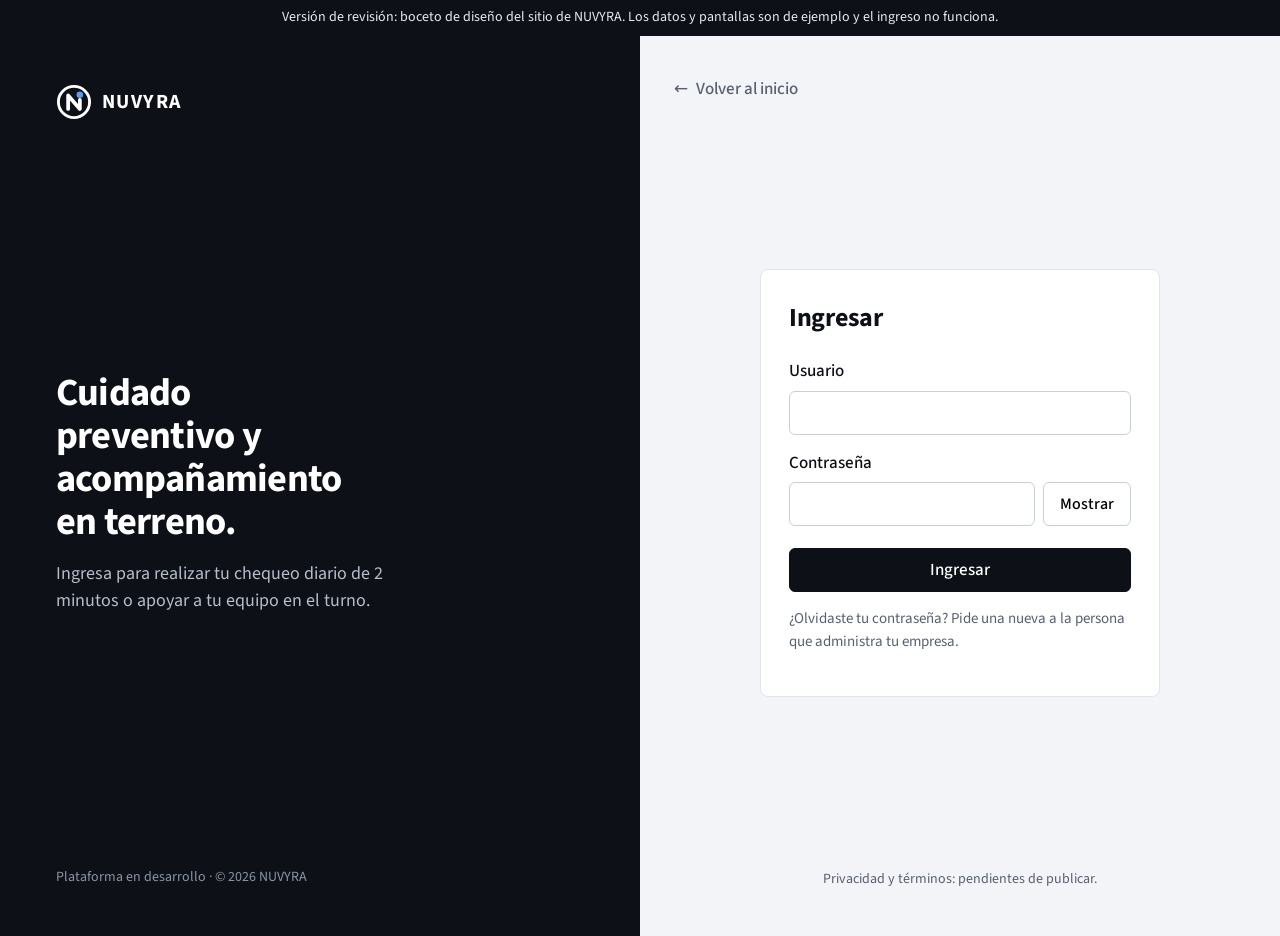
<file: login.html>
<!doctype html>
<html lang="es">
<head>
<meta charset="utf-8">
<meta name="robots" content="noindex, nofollow">
<meta name="viewport" content="width=device-width, initial-scale=1">
<title>Ingresar · NUVYRA</title>
<link rel="icon" type="image/svg+xml" href="favicon.svg">
<!-- BOCETO de diseño (fase 2). El formulario no envía nada. -->
<style>
@font-face{font-family:"Source Sans 3";font-weight:400;font-display:swap;src:url(fonts/source-sans-3-latin-400-normal.woff2) format("woff2")}
@font-face{font-family:"Source Sans 3";font-weight:500;font-display:swap;src:url(fonts/source-sans-3-latin-500-normal.woff2) format("woff2")}
@font-face{font-family:"Source Sans 3";font-weight:700;font-display:swap;src:url(fonts/source-sans-3-latin-700-normal.woff2) format("woff2")}
:root{--ground:#f2f4f7;--surface:#fff;--raised:#e9ecf1;--line:#e1e5eb;--control:#c9cfd8;--ink:#0d1117;--muted:#566070;--data:#1d5fbf}
*{box-sizing:border-box}
body{margin:0;min-height:100vh;background:var(--ground);color:var(--ink);font:400 17px/1.5 "Source Sans 3",system-ui,sans-serif;-webkit-font-smoothing:antialiased}
a{color:inherit}
:focus-visible{outline:2px solid var(--data);outline-offset:2px}
.page{display:grid;grid-template-columns:minmax(0,1fr) minmax(0,1fr);min-height:100vh}
.side{background:var(--ink);color:#fff;padding:48px 56px;display:flex;flex-direction:column;justify-content:space-between}
.brand{display:flex;align-items:center;gap:10px;text-decoration:none;font-weight:700;letter-spacing:.07em;font-size:20px}
.side h2{font-size:clamp(28px,3vw,40px);line-height:1.12;letter-spacing:-.02em;margin:0 0 16px;max-width:16ch;text-wrap:balance}
.side p{color:#b5beca;max-width:42ch;font-size:18px;margin:0}
.side .foot{font-size:14px;color:#8a95a4}
.main{display:flex;flex-direction:column;justify-content:space-between;padding:32px 24px}
.back{align-self:flex-start;display:inline-flex;align-items:center;gap:8px;min-height:44px;padding:0 10px;border-radius:6px;text-decoration:none;color:var(--muted);font-weight:500}
.back:hover{background:var(--raised);color:var(--ink)}
.box{width:100%;max-width:400px;margin:0 auto}
.mobile-brand{display:none;align-items:center;gap:12px;margin-bottom:24px}
.mobile-brand b{display:block;font-size:17px;letter-spacing:.07em}
.mobile-brand small{color:var(--muted);font-size:14px}
form{background:var(--surface);border:1px solid var(--line);border-radius:8px;padding:28px}
h1{font-size:26px;margin:0 0 22px;letter-spacing:-.01em}
label{display:block;font-weight:500;margin-bottom:6px}
.field{width:100%;min-height:44px;border:1px solid var(--control);border-radius:6px;padding:0 12px;font:400 17px "Source Sans 3",sans-serif;background:#fff;color:var(--ink)}
.row{display:flex;gap:8px}
.btn{display:inline-flex;align-items:center;justify-content:center;min-height:44px;padding:0 16px;border-radius:6px;font:500 16px "Source Sans 3",sans-serif;border:1px solid var(--control);background:#fff;cursor:pointer}
.btn-primary{width:100%;background:var(--ink);color:#fff;border-color:var(--ink);margin-top:22px;font-size:17px}
.help{margin-top:16px;font-size:15px;color:var(--muted)}
.legal{text-align:center;font-size:14px;color:var(--muted)}
.legal a{color:var(--muted)}
@media (max-width:960px){
  .page{grid-template-columns:minmax(0,1fr)}
  .side{display:none}
  .mobile-brand{display:flex}
}
.preview-bar{background:#0d1117;color:#e6ebf2;text-align:center;font-size:14px;line-height:1.4;padding:8px 16px}
</style>
</head>
<body>
<div class="preview-bar" role="note">Versión de revisión: boceto de diseño del sitio de NUVYRA. Los datos y pantallas son de ejemplo y el ingreso no funciona.</div>
<svg width="0" height="0" style="position:absolute" aria-hidden="true">
  <symbol id="mark" viewBox="0 0 24 24">
    <circle cx="12" cy="12" r="10.4" fill="none" stroke="currentColor" stroke-width="1.9"/>
    <path d="M8.1 16.6V7.6L15.9 16.6V10.6" fill="none" stroke="currentColor" stroke-width="2.5" stroke-linecap="round" stroke-linejoin="round"/>
    <circle cx="15.9" cy="7.2" r="2.2" fill="var(--dot,#1d5fbf)"/>
  </symbol>
</svg>
<div class="page">
  <aside class="side" style="--dot:#5b9bf0">
    <a class="brand" href="index.html" aria-label="NUVYRA, volver al inicio"><svg width="36" height="36"><use href="#mark"/></svg><span>NUVYRA</span></a>
    <div>
      <h2>Cuidado preventivo y acompañamiento en terreno.</h2>
      <p>Ingresa para realizar tu chequeo diario de 2 minutos o apoyar a tu equipo en el turno.</p>
    </div>
    <div class="foot">Plataforma en desarrollo · © 2026 NUVYRA</div>
  </aside>
  <div class="main">
    <a class="back" href="index.html"><span aria-hidden="true">←</span> Volver al inicio</a>
    <div class="box">
      <div class="mobile-brand"><svg width="36" height="36"><use href="#mark"/></svg><div><b>NUVYRA</b><small>Gestión preventiva y operacional</small></div></div>
      <form onsubmit="return false" novalidate>
        <h1>Ingresar</h1>
        <div style="margin-bottom:16px"><label for="u">Usuario</label><input id="u" class="field" autocomplete="username" autocapitalize="none" spellcheck="false"></div>
        <div><label for="p">Contraseña</label><div class="row"><input id="p" type="password" class="field" autocomplete="current-password"><button type="button" class="btn">Mostrar</button></div></div>
        <button class="btn btn-primary" type="submit">Ingresar</button>
        <p class="help">¿Olvidaste tu contraseña? Pide una nueva a la persona que administra tu empresa.</p>
      </form>
    </div>
    <p class="legal">Privacidad y términos: pendientes de publicar.</p>
  </div>
</div>
</body>
</html>
</file>
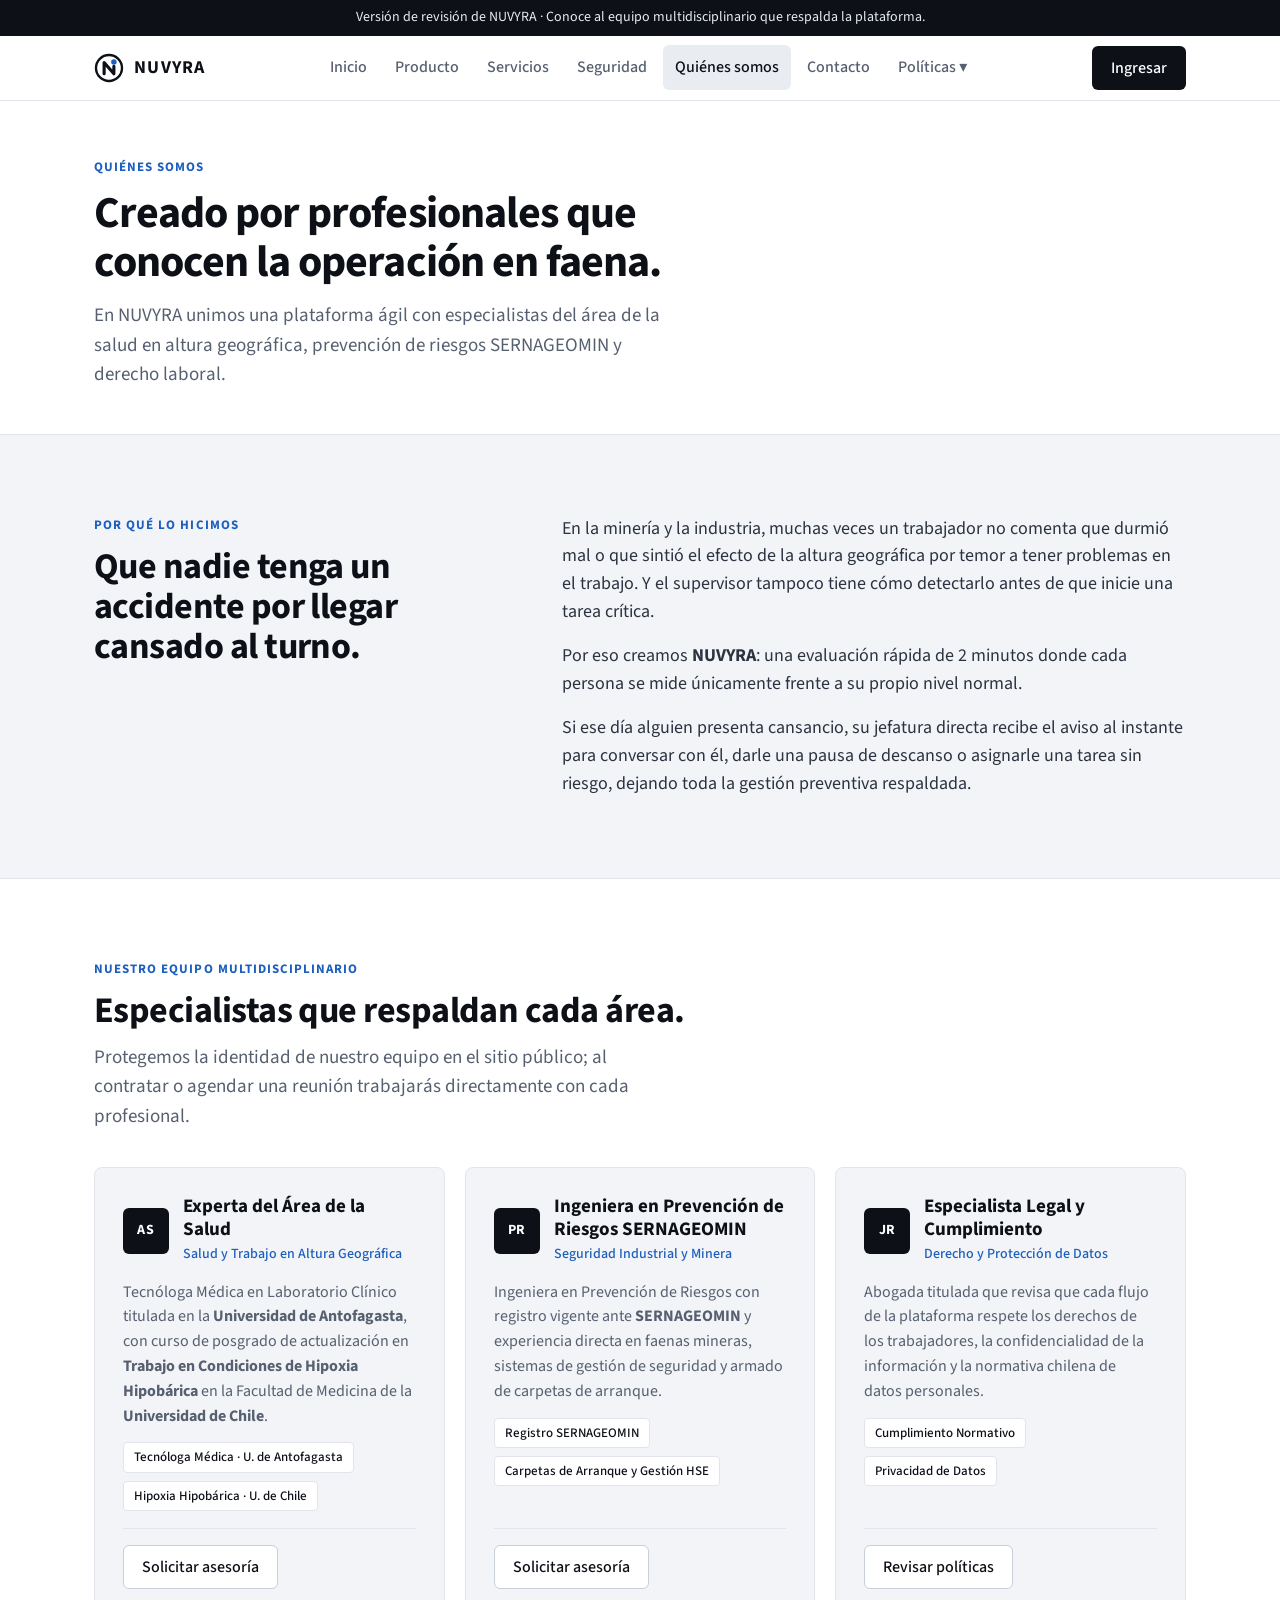
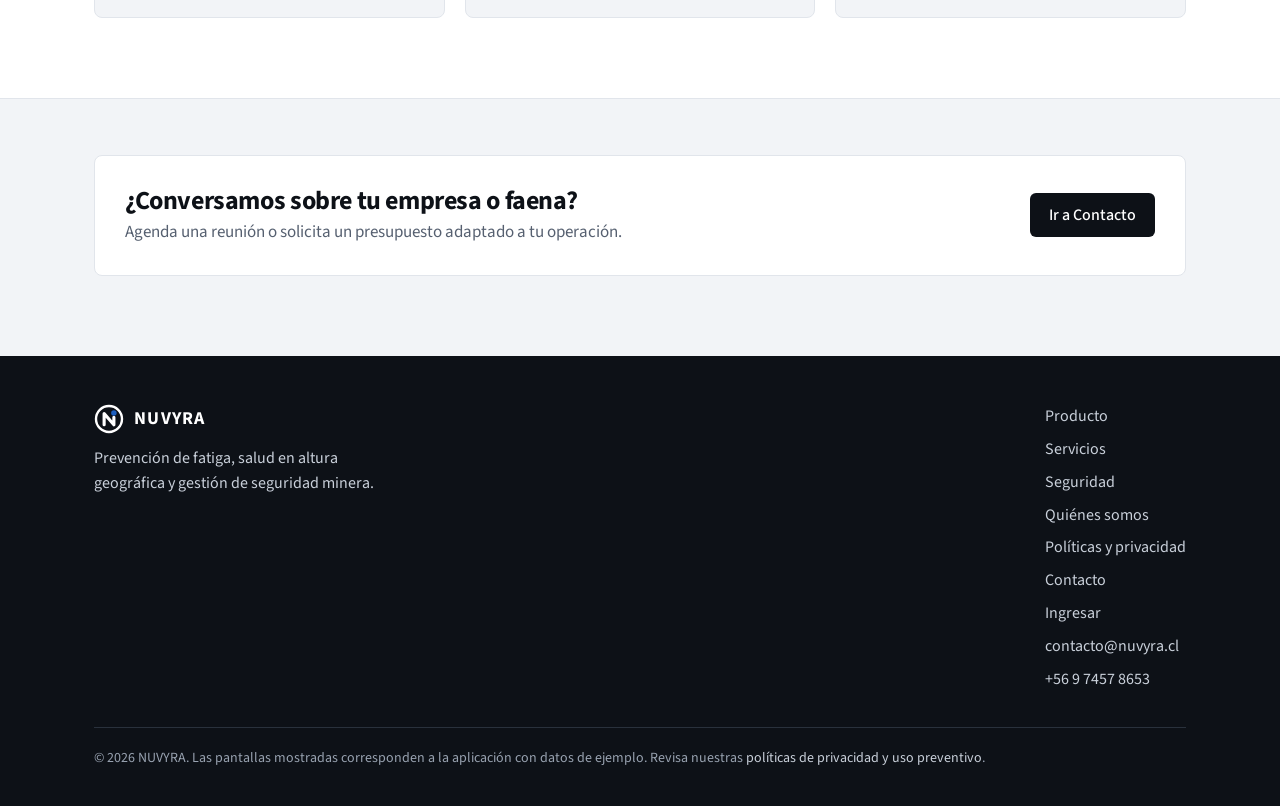
<file: nosotros.html>
<!doctype html>
<html lang="es">
<head>
<meta charset="utf-8">
<meta name="robots" content="noindex, nofollow">
<meta name="viewport" content="width=device-width, initial-scale=1">
<title>Quiénes somos · NUVYRA</title>
<meta name="description" content="Conoce al equipo profesional detrás de NUVYRA: especialistas del área de la salud en altura geográfica, prevención de riesgos SERNAGEOMIN y derecho.">
<link rel="icon" type="image/svg+xml" href="favicon.svg">
<link rel="stylesheet" href="estilos.css">
</head>
<body>
<div class="preview-bar" role="note">Versión de revisión de NUVYRA · Conoce al equipo multidisciplinario que respalda la plataforma.</div>
<a class="skip" href="#contenido">Saltar al contenido</a>
<svg width="0" height="0" style="position:absolute" aria-hidden="true">
  <symbol id="mark" viewBox="0 0 24 24">
    <circle cx="12" cy="12" r="10.4" fill="none" stroke="currentColor" stroke-width="1.9"/>
    <path d="M8.1 16.6V7.6L15.9 16.6V10.6" fill="none" stroke="currentColor" stroke-width="2.5" stroke-linecap="round" stroke-linejoin="round"/>
    <circle cx="15.9" cy="7.2" r="2.2" fill="#1d5fbf"/>
  </symbol>
  <symbol id="tick" viewBox="0 0 16 16"><path d="M3 8.5l3.2 3.2L13 4.8" fill="none" stroke="#1d5fbf" stroke-width="2" stroke-linecap="round" stroke-linejoin="round"/></symbol>
</svg>
<header class="top">
  <div class="wrap">
    <a class="brand" href="index.html" aria-label="NUVYRA, inicio"><svg width="30" height="30"><use href="#mark"/></svg><span>NUVYRA</span></a>
    <nav class="main" aria-label="Principal">
      <a href="index.html">Inicio</a>
      <a href="producto.html">Producto</a>
      <a href="servicios.html">Servicios</a>
      <a href="seguridad.html">Seguridad</a>
      <a href="nosotros.html" aria-current="page">Quiénes somos</a>
      <a href="contacto.html">Contacto</a>
      <details class="subnav">
        <summary>Políticas ▾</summary>
        <div class="subsheet">
          <a href="politicas.html#privacidad">Política de privacidad</a>
          <a href="politicas.html#datos">Protección de datos (Ley 19.628 / 21.719)</a>
          <a href="politicas.html#uso-preventivo">Uso preventivo y no punitivo</a>
          <a href="politicas.html#terminos">Términos del servicio</a>
        </div>
      </details>
    </nav>
    <div class="actions">
      <details class="menu"><summary>Menú</summary><div class="sheet"><a href="index.html">Inicio</a><a href="producto.html">Producto</a><a href="servicios.html">Servicios</a><a href="seguridad.html">Seguridad</a><a href="nosotros.html" aria-current="page">Quiénes somos</a><a href="contacto.html">Contacto</a><a href="politicas.html">Políticas y privacidad</a></div></details>
      <a class="btn btn-primary" href="login.html">Ingresar</a>
    </div>
  </div>
</header>
<main id="contenido">
<div class="page-head"><div class="wrap">
  <div class="eyebrow">Quiénes somos</div>
  <h1>Creado por profesionales que conocen la operación en faena.</h1>
  <p class="lead">En NUVYRA unimos una plataforma ágil con especialistas del área de la salud en altura geográfica, prevención de riesgos SERNAGEOMIN y derecho laboral.</p>
</div></div>

<section id="nosotros">
  <div class="wrap about">
    <div>
      <div class="eyebrow">Por qué lo hicimos</div>
      <h2>Que nadie tenga un accidente por llegar cansado al turno.</h2>
    </div>
    <div class="body">
      <p>En la minería y la industria, muchas veces un trabajador no comenta que durmió mal o que sintió el efecto de la altura geográfica por temor a tener problemas en el trabajo. Y el supervisor tampoco tiene cómo detectarlo antes de que inicie una tarea crítica.</p>
      <p>Por eso creamos <b>NUVYRA</b>: una evaluación rápida de 2 minutos donde cada persona se mide únicamente frente a su propio nivel normal.</p>
      <p>Si ese día alguien presenta cansancio, su jefatura directa recibe el aviso al instante para conversar con él, darle una pausa de descanso o asignarle una tarea sin riesgo, dejando toda la gestión preventiva respaldada.</p>
    </div>
  </div>
</section>

<section class="white" id="equipo">
  <div class="wrap">
    <div class="head">
      <div class="eyebrow">Nuestro equipo multidisciplinario</div>
      <h2>Especialistas que respaldan cada área.</h2>
      <p class="lead">Protegemos la identidad de nuestro equipo en el sitio público; al contratar o agendar una reunión trabajarás directamente con cada profesional.</p>
    </div>
    <div class="three">
      <div class="prof-card">
        <div class="prof-head">
          <div class="prof-avatar" aria-hidden="true">AS</div>
          <div>
            <div class="prof-name">Experta del Área de la Salud</div>
            <div class="prof-role">Salud y Trabajo en Altura Geográfica</div>
          </div>
        </div>
        <p style="color:var(--muted);font-size:16px">Tecnóloga Médica en Laboratorio Clínico titulada en la <b>Universidad de Antofagasta</b>, con curso de posgrado de actualización en <b>Trabajo en Condiciones de Hipoxia Hipobárica</b> en la Facultad de Medicina de la <b>Universidad de Chile</b>.</p>
        <ul class="prof-badges">
          <li>Tecnóloga Médica · U. de Antofagasta</li>
          <li>Hipoxia Hipobárica · U. de Chile</li>
        </ul>
        <div class="prof-actions" style="margin-top:auto">
          <a class="btn btn-secondary" href="contacto.html?servicio=Consultoria%20Salud%20en%20Altura%20(Hipoxia)">Solicitar asesoría</a>
        </div>
      </div>

      <div class="prof-card">
        <div class="prof-head">
          <div class="prof-avatar" aria-hidden="true">PR</div>
          <div>
            <div class="prof-name">Ingeniera en Prevención de Riesgos SERNAGEOMIN</div>
            <div class="prof-role">Seguridad Industrial y Minera</div>
          </div>
        </div>
        <p style="color:var(--muted);font-size:16px">Ingeniera en Prevención de Riesgos con registro vigente ante <b>SERNAGEOMIN</b> y experiencia directa en faenas mineras, sistemas de gestión de seguridad y armado de carpetas de arranque.</p>
        <ul class="prof-badges">
          <li>Registro SERNAGEOMIN</li>
          <li>Carpetas de Arranque y Gestión HSE</li>
        </ul>
        <div class="prof-actions" style="margin-top:auto">
          <a class="btn btn-secondary" href="contacto.html?servicio=Carpetas%20de%20Arranque%20y%20Prevencion%20SERNAGEOMIN">Solicitar asesoría</a>
        </div>
      </div>

      <div class="prof-card">
        <div class="prof-head">
          <div class="prof-avatar" aria-hidden="true">JR</div>
          <div>
            <div class="prof-name">Especialista Legal y Cumplimiento</div>
            <div class="prof-role">Derecho y Protección de Datos</div>
          </div>
        </div>
        <p style="color:var(--muted);font-size:16px">Abogada titulada que revisa que cada flujo de la plataforma respete los derechos de los trabajadores, la confidencialidad de la información y la normativa chilena de datos personales.</p>
        <ul class="prof-badges">
          <li>Cumplimiento Normativo</li>
          <li>Privacidad de Datos</li>
        </ul>
        <div class="prof-actions" style="margin-top:auto">
          <a class="btn btn-secondary" href="politicas.html">Revisar políticas</a>
        </div>
      </div>
    </div>
  </div>
</section>

<section class="band" aria-labelledby="band-t">
  <div class="wrap"><div class="box">
    <div><h2 id="band-t">¿Conversamos sobre tu empresa o faena?</h2><p>Agenda una reunión o solicita un presupuesto adaptado a tu operación.</p></div>
    <a class="btn btn-primary" href="contacto.html">Ir a Contacto</a>
  </div></div>
</section>
</main>
<footer>
  <div class="wrap">
    <div class="row">
      <div>
        <a class="brand" href="index.html"><svg width="30" height="30"><use href="#mark"/></svg><span>NUVYRA</span></a>
        <p style="margin-top:12px;max-width:36ch;font-size:16px">Prevención de fatiga, salud en altura geográfica y gestión de seguridad minera.</p>
      </div>
      <ul aria-label="Enlaces">
        <li><a href="producto.html">Producto</a></li>
        <li><a href="servicios.html">Servicios</a></li>
        <li><a href="seguridad.html">Seguridad</a></li>
        <li><a href="nosotros.html">Quiénes somos</a></li>
        <li><a href="politicas.html">Políticas y privacidad</a></li>
        <li><a href="contacto.html">Contacto</a></li>
        <li><a href="login.html">Ingresar</a></li>
        <li><a href="mailto:contacto@nuvyra.cl">contacto@nuvyra.cl</a></li>
        <li><a href="https://wa.me/56974578653" target="_blank" rel="noopener">+56 9 7457 8653</a></li>
      </ul>
    </div>
    <p class="small">© 2026 NUVYRA. Las pantallas mostradas corresponden a la aplicación con datos de ejemplo. Revisa nuestras <a href="politicas.html">políticas de privacidad y uso preventivo</a>.</p>
  </div>
</footer>
</body>
</html>
</file>
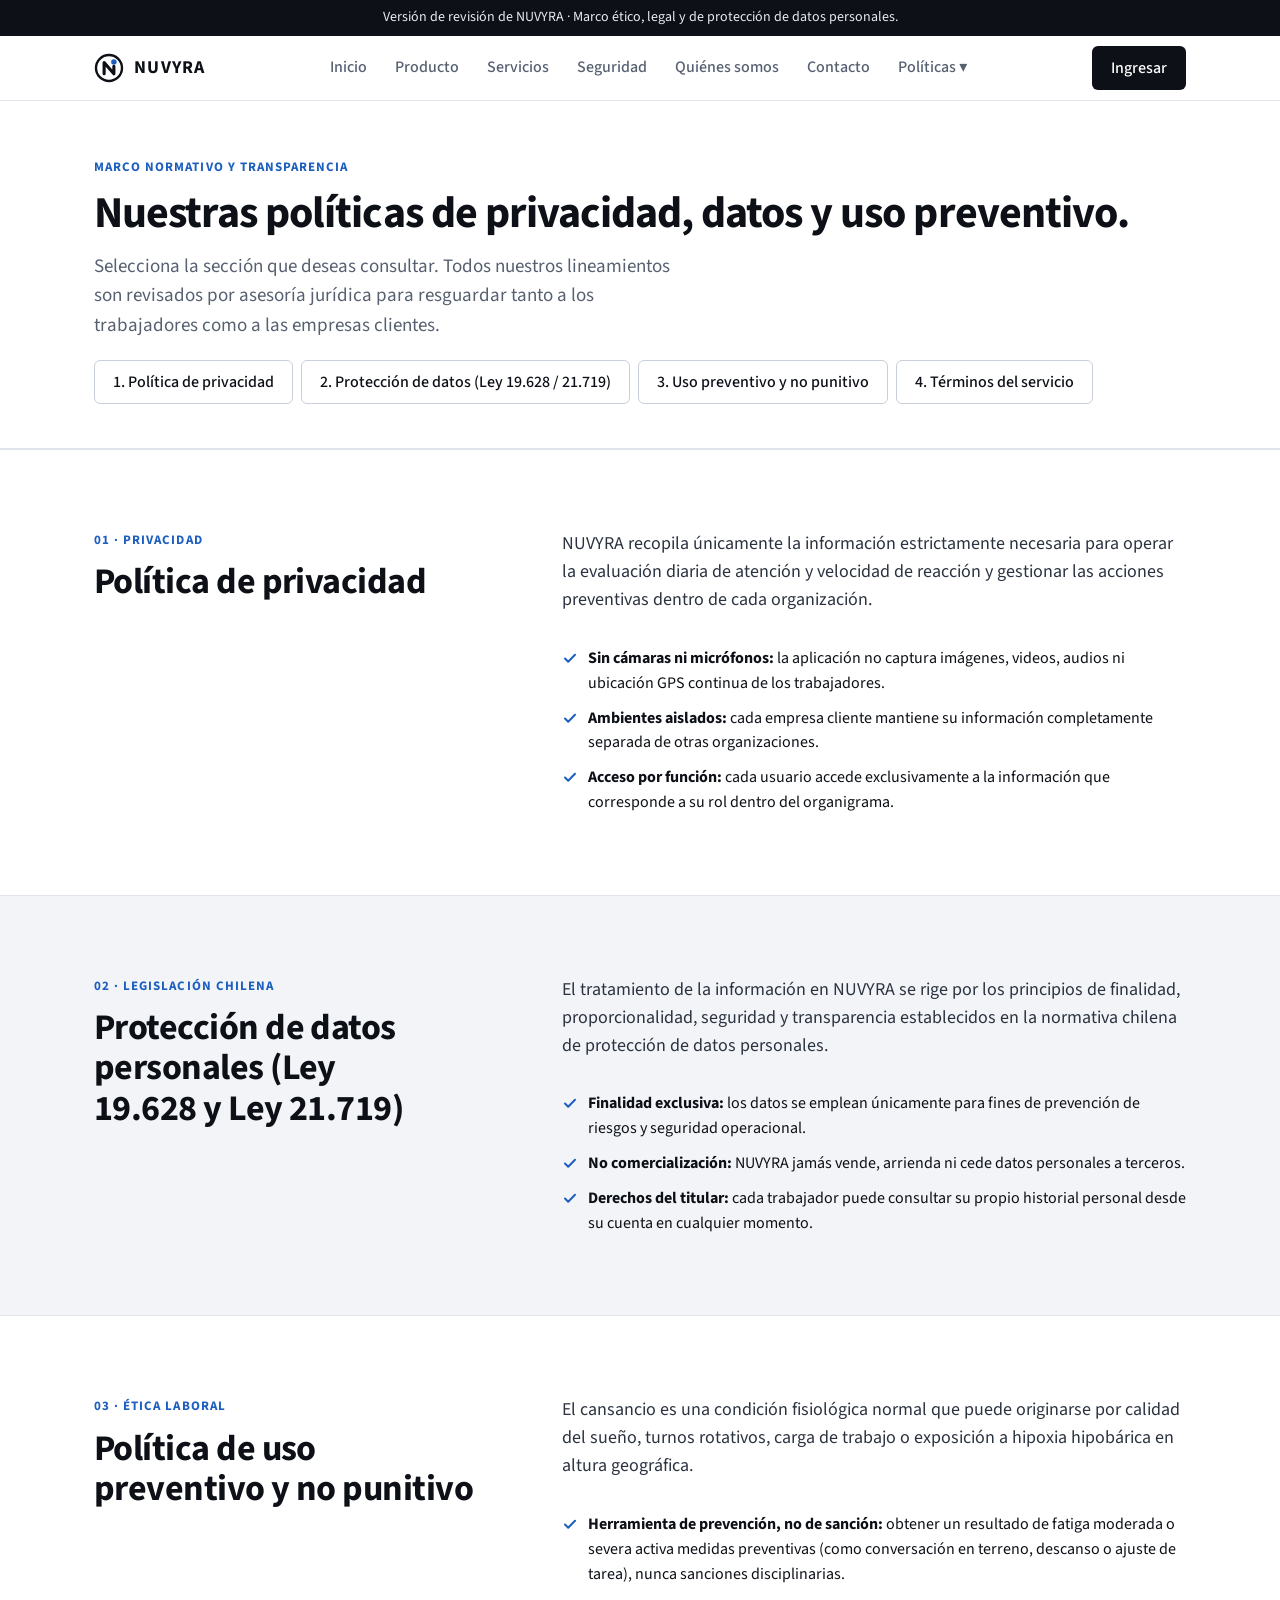
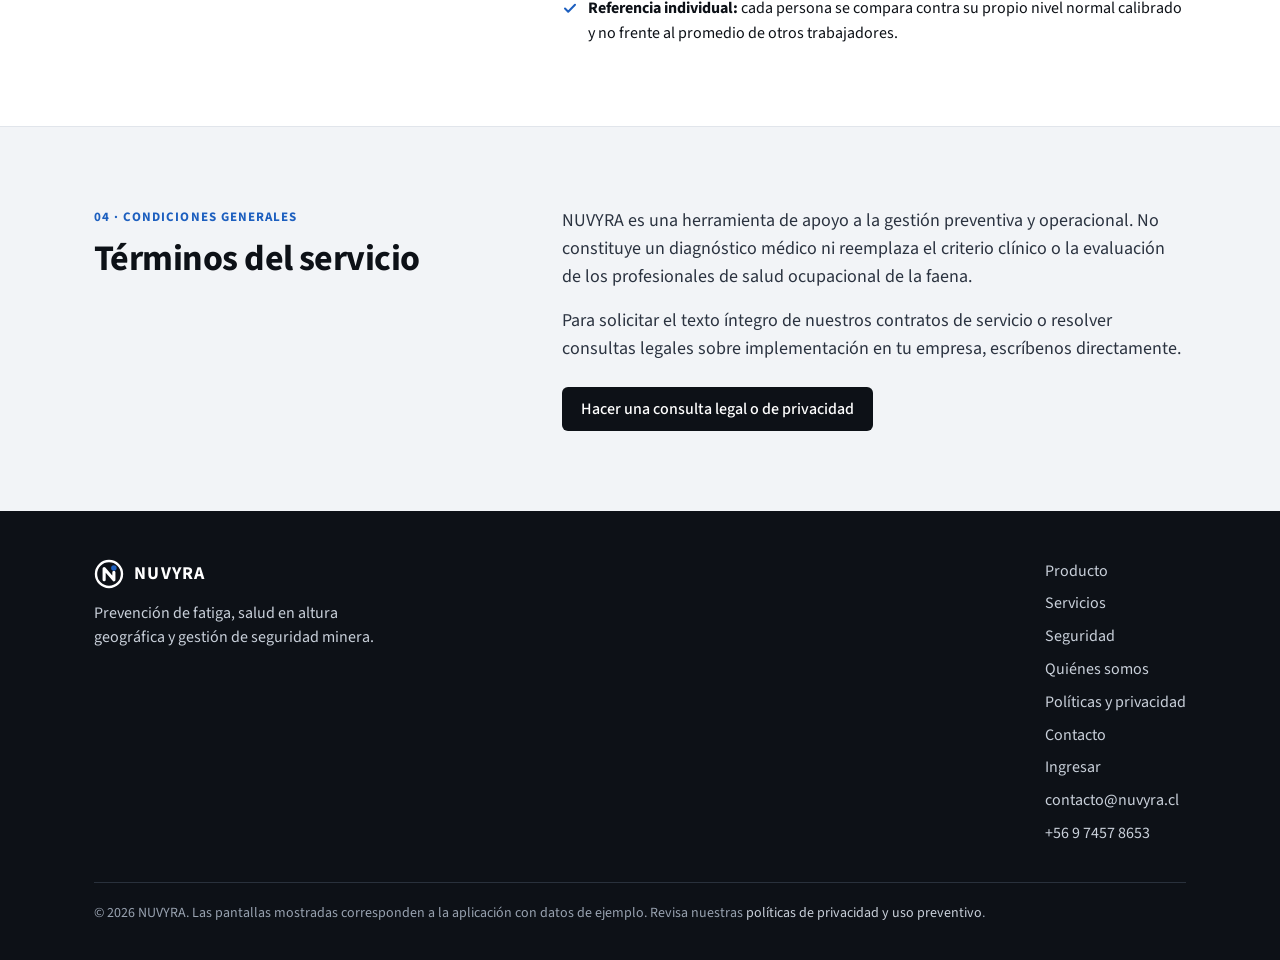
<file: politicas.html>
<!doctype html>
<html lang="es">
<head>
<meta charset="utf-8">
<meta name="robots" content="noindex, nofollow">
<meta name="viewport" content="width=device-width, initial-scale=1">
<title>Políticas y Privacidad · NUVYRA</title>
<meta name="description" content="Políticas de privacidad, protección de datos personales (Ley 19.628 y Ley 21.719), carácter preventivo no punitivo y términos de uso de NUVYRA.">
<link rel="icon" type="image/svg+xml" href="favicon.svg">
<link rel="stylesheet" href="estilos.css">
</head>
<body>
<div class="preview-bar" role="note">Versión de revisión de NUVYRA · Marco ético, legal y de protección de datos personales.</div>
<a class="skip" href="#contenido">Saltar al contenido</a>
<svg width="0" height="0" style="position:absolute" aria-hidden="true">
  <symbol id="mark" viewBox="0 0 24 24">
    <circle cx="12" cy="12" r="10.4" fill="none" stroke="currentColor" stroke-width="1.9"/>
    <path d="M8.1 16.6V7.6L15.9 16.6V10.6" fill="none" stroke="currentColor" stroke-width="2.5" stroke-linecap="round" stroke-linejoin="round"/>
    <circle cx="15.9" cy="7.2" r="2.2" fill="#1d5fbf"/>
  </symbol>
  <symbol id="tick" viewBox="0 0 16 16"><path d="M3 8.5l3.2 3.2L13 4.8" fill="none" stroke="#1d5fbf" stroke-width="2" stroke-linecap="round" stroke-linejoin="round"/></symbol>
</svg>
<header class="top">
  <div class="wrap">
    <a class="brand" href="index.html" aria-label="NUVYRA, inicio"><svg width="30" height="30"><use href="#mark"/></svg><span>NUVYRA</span></a>
    <nav class="main" aria-label="Principal">
      <a href="index.html">Inicio</a>
      <a href="producto.html">Producto</a>
      <a href="servicios.html">Servicios</a>
      <a href="seguridad.html">Seguridad</a>
      <a href="nosotros.html">Quiénes somos</a>
      <a href="contacto.html">Contacto</a>
      <details class="subnav">
        <summary aria-current="page">Políticas ▾</summary>
        <div class="subsheet">
          <a href="politicas.html#privacidad">Política de privacidad</a>
          <a href="politicas.html#datos">Protección de datos (Ley 19.628 / 21.719)</a>
          <a href="politicas.html#uso-preventivo">Uso preventivo y no punitivo</a>
          <a href="politicas.html#terminos">Términos del servicio</a>
        </div>
      </details>
    </nav>
    <div class="actions">
      <details class="menu"><summary>Menú</summary><div class="sheet"><a href="index.html">Inicio</a><a href="producto.html">Producto</a><a href="servicios.html">Servicios</a><a href="seguridad.html">Seguridad</a><a href="nosotros.html">Quiénes somos</a><a href="contacto.html">Contacto</a><a href="politicas.html" aria-current="page">Políticas y privacidad</a></div></details>
      <a class="btn btn-primary" href="login.html">Ingresar</a>
    </div>
  </div>
</header>
<main id="contenido">
<div class="page-head"><div class="wrap">
  <div class="eyebrow">Marco normativo y transparencia</div>
  <h1>Nuestras políticas de privacidad, datos y uso preventivo.</h1>
  <p class="lead">Selecciona la sección que deseas consultar. Todos nuestros lineamientos son revisados por asesoría jurídica para resguardar tanto a los trabajadores como a las empresas clientes.</p>
  <div style="display:flex;flex-wrap:wrap;gap:8px;margin-top:20px">
    <a class="btn btn-secondary" href="#privacidad">1. Política de privacidad</a>
    <a class="btn btn-secondary" href="#datos">2. Protección de datos (Ley 19.628 / 21.719)</a>
    <a class="btn btn-secondary" href="#uso-preventivo">3. Uso preventivo y no punitivo</a>
    <a class="btn btn-secondary" href="#terminos">4. Términos del servicio</a>
  </div>
</div></div>

<section class="white" id="privacidad">
  <div class="wrap about">
    <div>
      <div class="eyebrow">01 · Privacidad</div>
      <h2>Política de privacidad</h2>
    </div>
    <div class="body">
      <p>NUVYRA recopila únicamente la información estrictamente necesaria para operar la evaluación diaria de atención y velocidad de reacción y gestionar las acciones preventivas dentro de cada organización.</p>
      <ul class="ticks">
        <li><svg width="16" height="16"><use href="#tick"/></svg><span><b>Sin cámaras ni micrófonos:</b> la aplicación no captura imágenes, videos, audios ni ubicación GPS continua de los trabajadores.</span></li>
        <li><svg width="16" height="16"><use href="#tick"/></svg><span><b>Ambientes aislados:</b> cada empresa cliente mantiene su información completamente separada de otras organizaciones.</span></li>
        <li><svg width="16" height="16"><use href="#tick"/></svg><span><b>Acceso por función:</b> cada usuario accede exclusivamente a la información que corresponde a su rol dentro del organigrama.</span></li>
      </ul>
    </div>
  </div>
</section>

<section id="datos">
  <div class="wrap about">
    <div>
      <div class="eyebrow">02 · Legislación chilena</div>
      <h2>Protección de datos personales (Ley 19.628 y Ley 21.719)</h2>
    </div>
    <div class="body">
      <p>El tratamiento de la información en NUVYRA se rige por los principios de finalidad, proporcionalidad, seguridad y transparencia establecidos en la normativa chilena de protección de datos personales.</p>
      <ul class="ticks">
        <li><svg width="16" height="16"><use href="#tick"/></svg><span><b>Finalidad exclusiva:</b> los datos se emplean únicamente para fines de prevención de riesgos y seguridad operacional.</span></li>
        <li><svg width="16" height="16"><use href="#tick"/></svg><span><b>No comercialización:</b> NUVYRA jamás vende, arrienda ni cede datos personales a terceros.</span></li>
        <li><svg width="16" height="16"><use href="#tick"/></svg><span><b>Derechos del titular:</b> cada trabajador puede consultar su propio historial personal desde su cuenta en cualquier momento.</span></li>
      </ul>
    </div>
  </div>
</section>

<section class="white" id="uso-preventivo">
  <div class="wrap about">
    <div>
      <div class="eyebrow">03 · Ética laboral</div>
      <h2>Política de uso preventivo y no punitivo</h2>
    </div>
    <div class="body">
      <p>El cansancio es una condición fisiológica normal que puede originarse por calidad del sueño, turnos rotativos, carga de trabajo o exposición a hipoxia hipobárica en altura geográfica.</p>
      <ul class="ticks">
        <li><svg width="16" height="16"><use href="#tick"/></svg><span><b>Herramienta de prevención, no de sanción:</b> obtener un resultado de fatiga moderada o severa activa medidas preventivas (como conversación en terreno, descanso o ajuste de tarea), nunca sanciones disciplinarias.</span></li>
        <li><svg width="16" height="16"><use href="#tick"/></svg><span><b>Referencia individual:</b> cada persona se compara contra su propio nivel normal calibrado y no frente al promedio de otros trabajadores.</span></li>
      </ul>
    </div>
  </div>
</section>

<section id="terminos">
  <div class="wrap about">
    <div>
      <div class="eyebrow">04 · Condiciones generales</div>
      <h2>Términos del servicio</h2>
    </div>
    <div class="body">
      <p>NUVYRA es una herramienta de apoyo a la gestión preventiva y operacional. No constituye un diagnóstico médico ni reemplaza el criterio clínico o la evaluación de los profesionales de salud ocupacional de la faena.</p>
      <p>Para solicitar el texto íntegro de nuestros contratos de servicio o resolver consultas legales sobre implementación en tu empresa, escríbenos directamente.</p>
      <div style="margin-top:8px">
        <a class="btn btn-primary" href="contacto.html?servicio=Consulta%20sobre%20Politicas%20y%20Cumplimiento%20Legal">Hacer una consulta legal o de privacidad</a>
      </div>
    </div>
  </div>
</section>
</main>
<footer>
  <div class="wrap">
    <div class="row">
      <div>
        <a class="brand" href="index.html"><svg width="30" height="30"><use href="#mark"/></svg><span>NUVYRA</span></a>
        <p style="margin-top:12px;max-width:36ch;font-size:16px">Prevención de fatiga, salud en altura geográfica y gestión de seguridad minera.</p>
      </div>
      <ul aria-label="Enlaces">
        <li><a href="producto.html">Producto</a></li>
        <li><a href="servicios.html">Servicios</a></li>
        <li><a href="seguridad.html">Seguridad</a></li>
        <li><a href="nosotros.html">Quiénes somos</a></li>
        <li><a href="politicas.html">Políticas y privacidad</a></li>
        <li><a href="contacto.html">Contacto</a></li>
        <li><a href="login.html">Ingresar</a></li>
        <li><a href="mailto:contacto@nuvyra.cl">contacto@nuvyra.cl</a></li>
        <li><a href="https://wa.me/56974578653" target="_blank" rel="noopener">+56 9 7457 8653</a></li>
      </ul>
    </div>
    <p class="small">© 2026 NUVYRA. Las pantallas mostradas corresponden a la aplicación con datos de ejemplo. Revisa nuestras <a href="politicas.html">políticas de privacidad y uso preventivo</a>.</p>
  </div>
</footer>
</body>
</html>
</file>
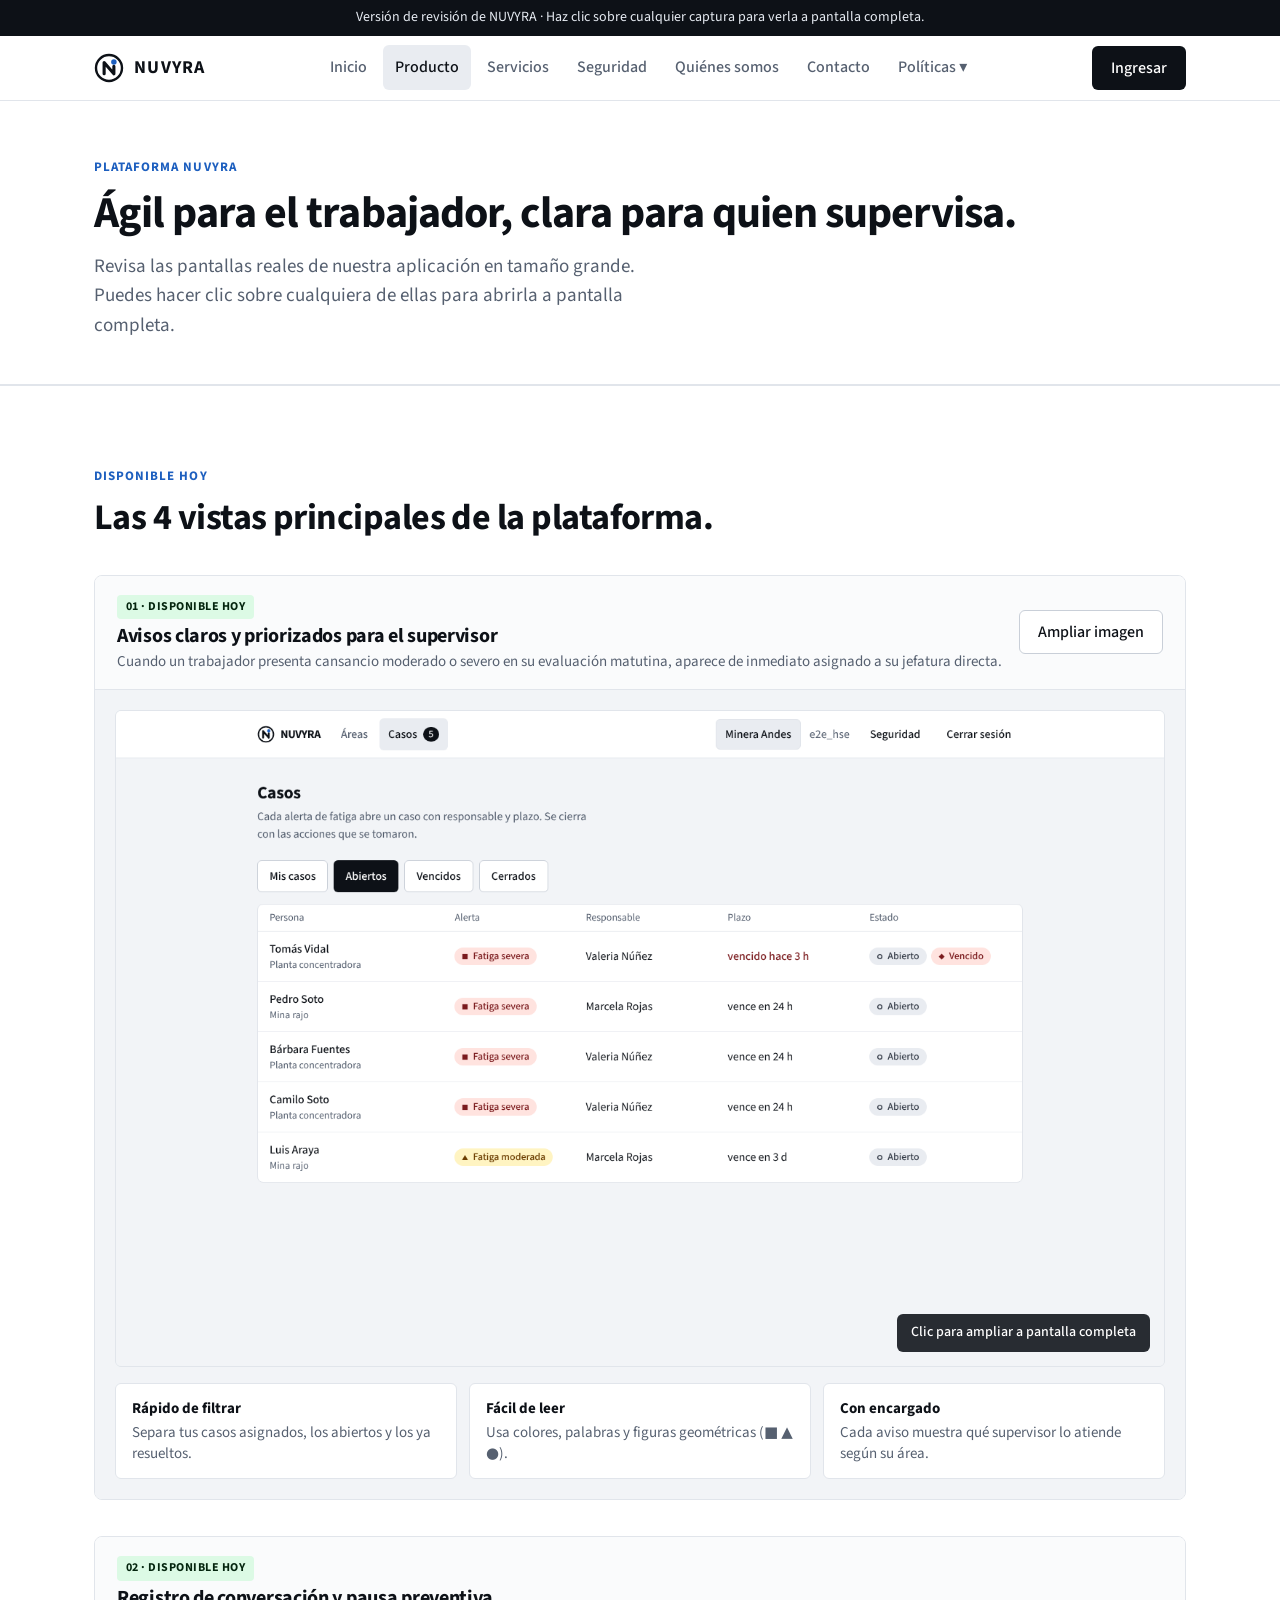
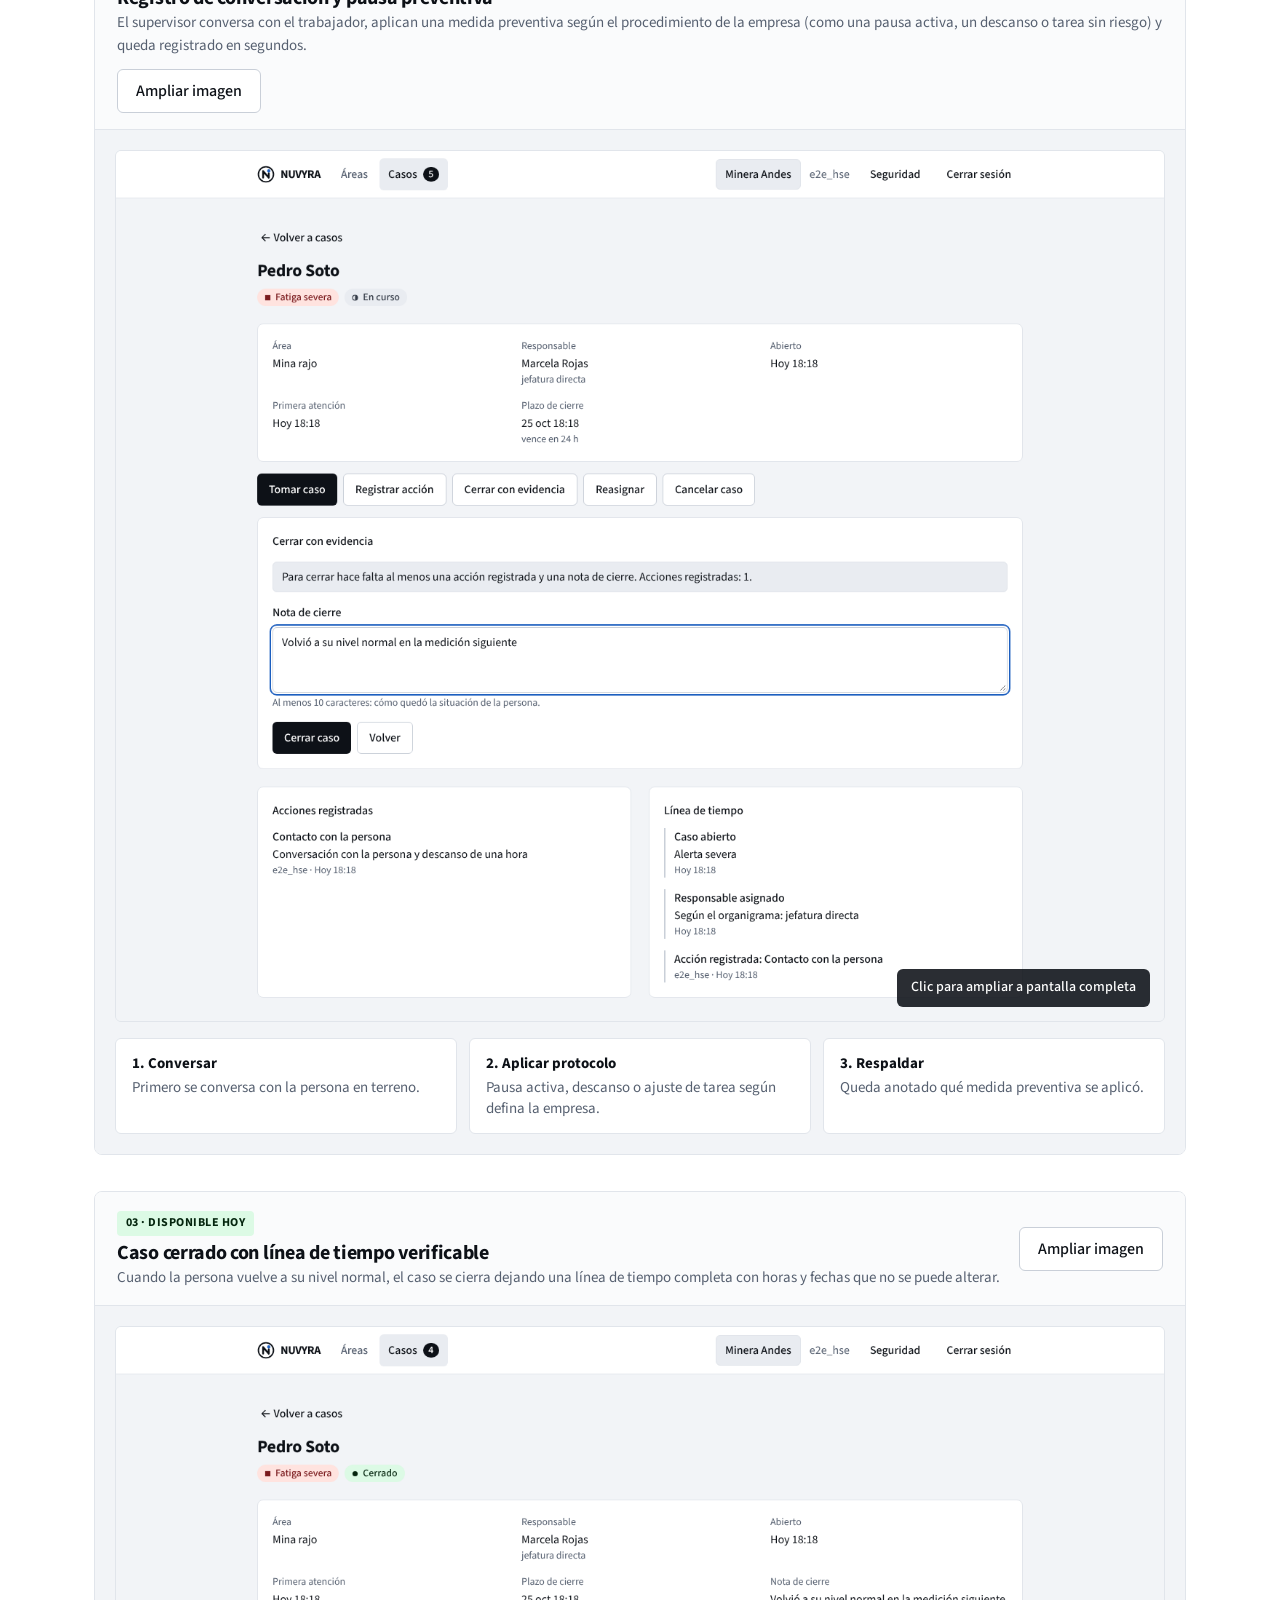
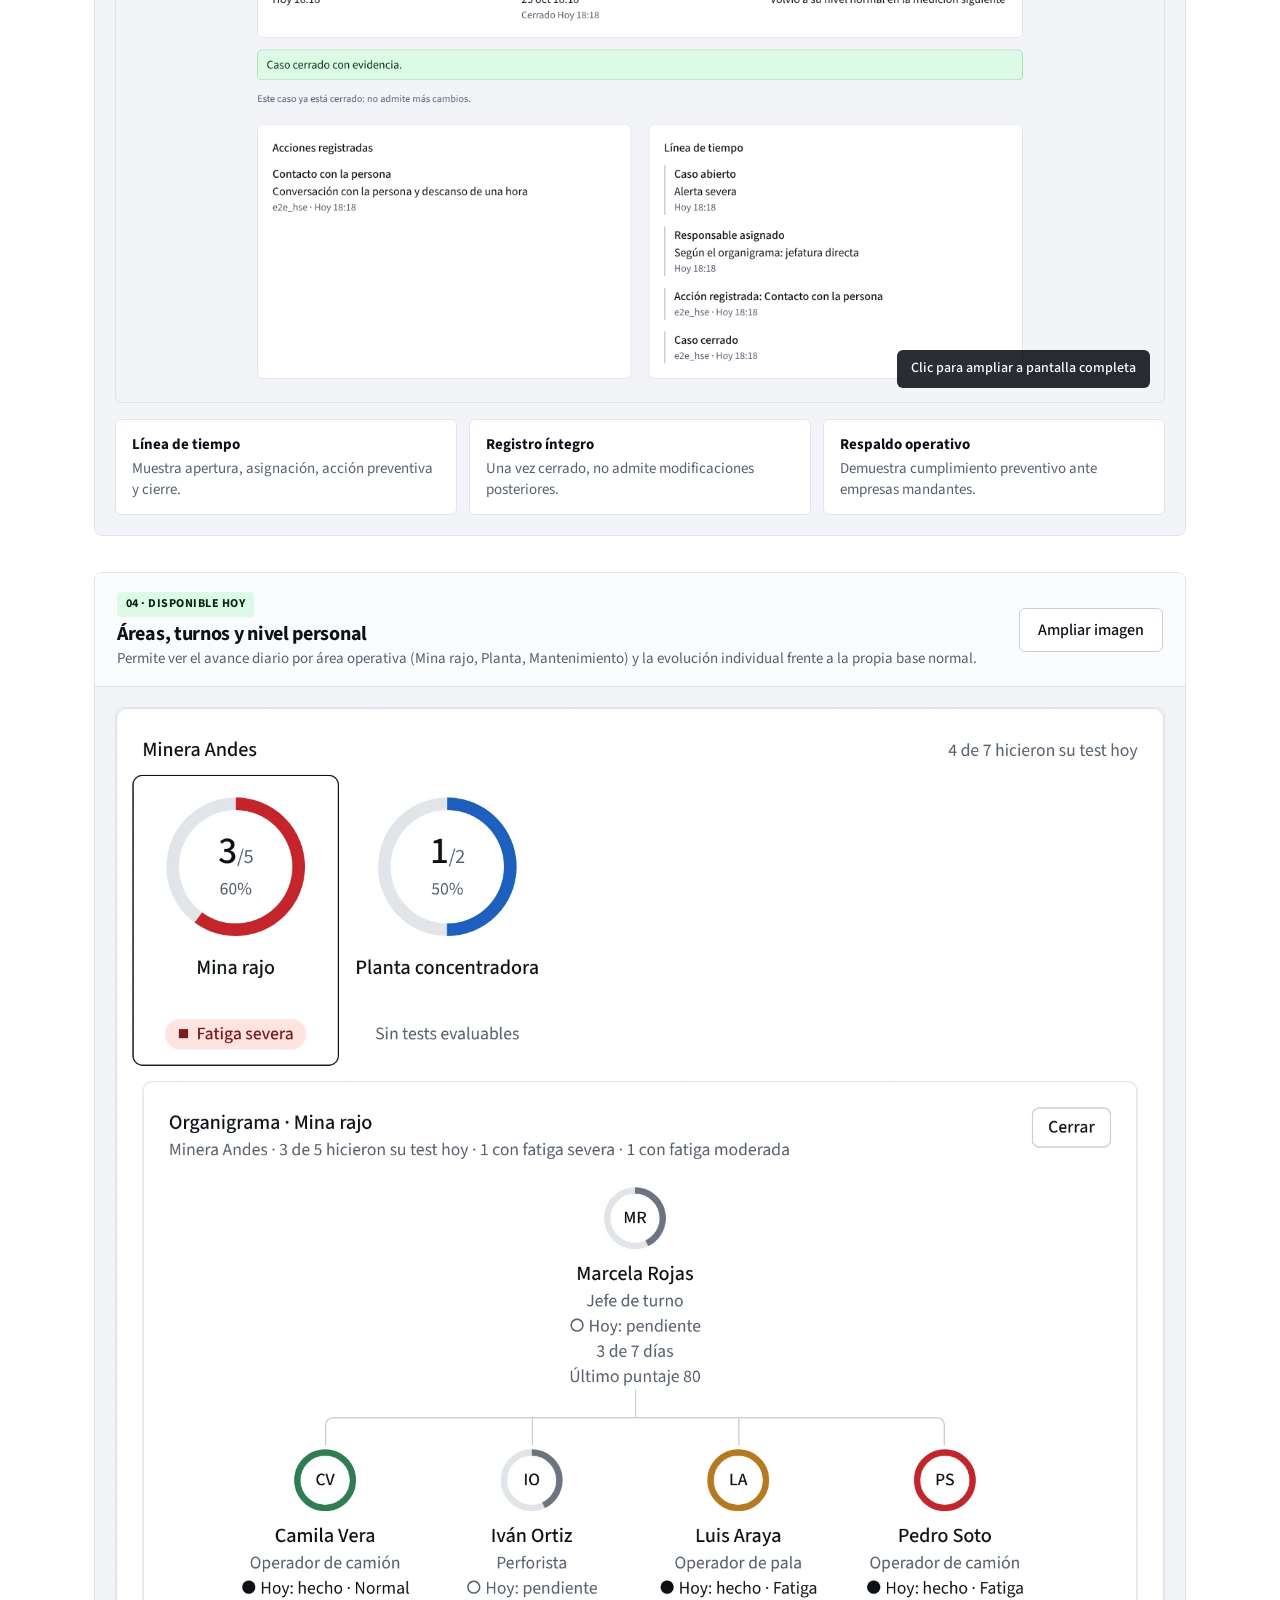
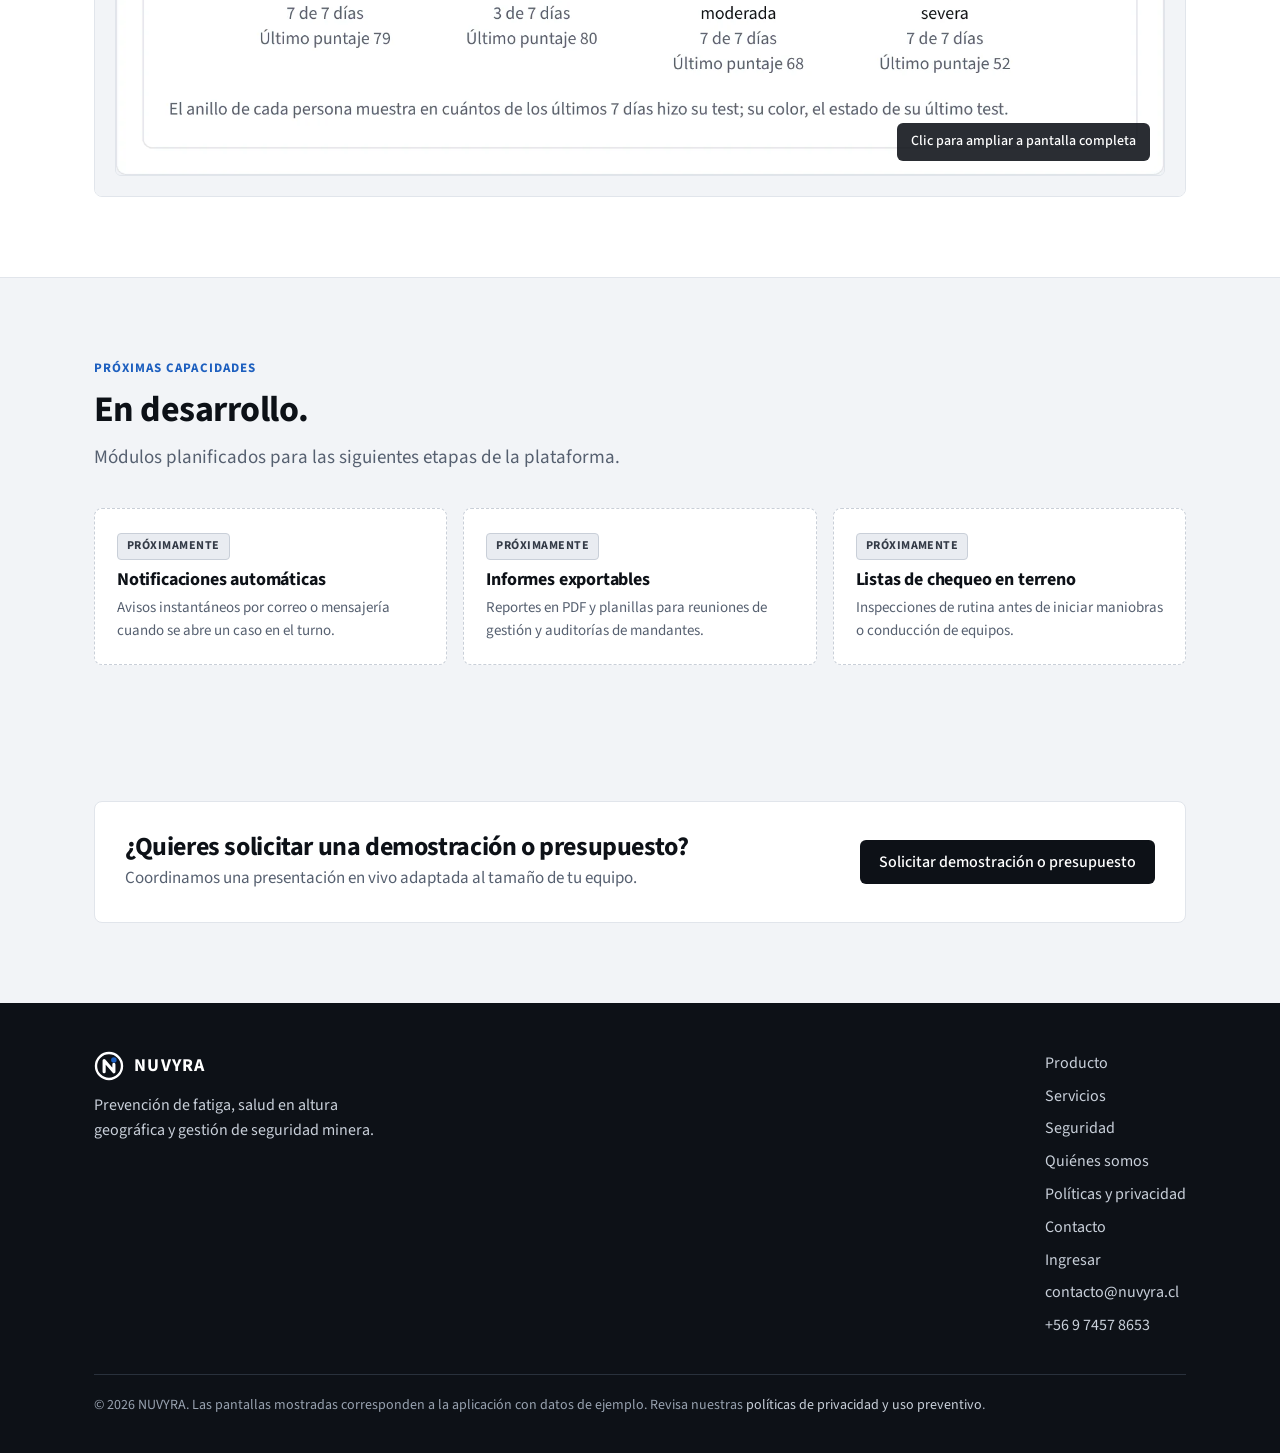
<file: producto.html>
<!doctype html>
<html lang="es">
<head>
<meta charset="utf-8">
<meta name="robots" content="noindex, nofollow">
<meta name="viewport" content="width=device-width, initial-scale=1">
<title>Producto · NUVYRA</title>
<meta name="description" content="Conoce las pantallas reales de NUVYRA en tamaño grande: evaluación diaria de 2 minutos, comparación con el nivel personal y panel para supervisores.">
<link rel="icon" type="image/svg+xml" href="favicon.svg">
<link rel="stylesheet" href="estilos.css">
</head>
<body>
<div class="preview-bar" role="note">Versión de revisión de NUVYRA · Haz clic sobre cualquier captura para verla a pantalla completa.</div>
<a class="skip" href="#contenido">Saltar al contenido</a>
<svg width="0" height="0" style="position:absolute" aria-hidden="true">
  <symbol id="mark" viewBox="0 0 24 24">
    <circle cx="12" cy="12" r="10.4" fill="none" stroke="currentColor" stroke-width="1.9"/>
    <path d="M8.1 16.6V7.6L15.9 16.6V10.6" fill="none" stroke="currentColor" stroke-width="2.5" stroke-linecap="round" stroke-linejoin="round"/>
    <circle cx="15.9" cy="7.2" r="2.2" fill="#1d5fbf"/>
  </symbol>
  <symbol id="tick" viewBox="0 0 16 16"><path d="M3 8.5l3.2 3.2L13 4.8" fill="none" stroke="#1d5fbf" stroke-width="2" stroke-linecap="round" stroke-linejoin="round"/></symbol>
</svg>
<header class="top">
  <div class="wrap">
    <a class="brand" href="index.html" aria-label="NUVYRA, inicio"><svg width="30" height="30"><use href="#mark"/></svg><span>NUVYRA</span></a>
    <nav class="main" aria-label="Principal">
      <a href="index.html">Inicio</a>
      <a href="producto.html" aria-current="page">Producto</a>
      <a href="servicios.html">Servicios</a>
      <a href="seguridad.html">Seguridad</a>
      <a href="nosotros.html">Quiénes somos</a>
      <a href="contacto.html">Contacto</a>
      <details class="subnav">
        <summary>Políticas ▾</summary>
        <div class="subsheet">
          <a href="politicas.html#privacidad">Política de privacidad</a>
          <a href="politicas.html#datos">Protección de datos (Ley 19.628 / 21.719)</a>
          <a href="politicas.html#uso-preventivo">Uso preventivo y no punitivo</a>
          <a href="politicas.html#terminos">Términos del servicio</a>
        </div>
      </details>
    </nav>
    <div class="actions">
      <details class="menu"><summary>Menú</summary><div class="sheet"><a href="index.html">Inicio</a><a href="producto.html" aria-current="page">Producto</a><a href="servicios.html">Servicios</a><a href="seguridad.html">Seguridad</a><a href="nosotros.html">Quiénes somos</a><a href="contacto.html">Contacto</a><a href="politicas.html">Políticas y privacidad</a></div></details>
      <a class="btn btn-primary" href="login.html">Ingresar</a>
    </div>
  </div>
</header>
<main id="contenido">
<div class="page-head"><div class="wrap">
  <div class="eyebrow">Plataforma NUVYRA</div>
  <h1>Ágil para el trabajador, clara para quien supervisa.</h1>
  <p class="lead">Revisa las pantallas reales de nuestra aplicación en tamaño grande. Puedes hacer clic sobre cualquiera de ellas para abrirla a pantalla completa.</p>
</div></div>

<section class="white" id="producto">
  <div class="wrap">
    <div class="head">
      <div class="eyebrow">Disponible hoy</div>
      <h2>Las 4 vistas principales de la plataforma.</h2>
    </div>

    <!-- Vista 1 a ancho completo -->
    <div class="zoom-showcase" style="margin-bottom:36px">
      <div class="zoom-head">
        <div>
          <span class="badge now" style="margin-bottom:6px">01 · Disponible hoy</span>
          <h3>Avisos claros y priorizados para el supervisor</h3>
          <p>Cuando un trabajador presenta cansancio moderado o severo en su evaluación matutina, aparece de inmediato asignado a su jefatura directa.</p>
        </div>
        <button type="button" class="btn btn-secondary js-zoom" data-src="img/app-casos-lista.png" data-title="01 · Lista de casos del turno">Ampliar imagen</button>
      </div>
      <div class="zoom-body">
        <div class="zoom-img-wrap js-zoom" data-src="img/app-casos-lista.png" data-title="01 · Lista de casos del turno" role="button" tabindex="0">
          <img src="img/app-casos-lista.png" width="1440" height="900" alt="Lista actualizada de casos de fatiga en NUVYRA">
          <span class="zoom-btn-overlay">Clic para ampliar a pantalla completa</span>
        </div>
        <div class="callouts">
          <div class="callout"><b>Rápido de filtrar</b>Separa tus casos asignados, los abiertos y los ya resueltos.</div>
          <div class="callout"><b>Fácil de leer</b>Usa colores, palabras y figuras geométricas (■ ▲ ●).</div>
          <div class="callout"><b>Con encargado</b>Cada aviso muestra qué supervisor lo atiende según su área.</div>
        </div>
      </div>
    </div>

    <!-- Vista 2 a ancho completo -->
    <div class="zoom-showcase" style="margin-bottom:36px">
      <div class="zoom-head">
        <div>
          <span class="badge now" style="margin-bottom:6px">02 · Disponible hoy</span>
          <h3>Registro de conversación y pausa preventiva</h3>
          <p>El supervisor conversa con el trabajador, aplican una medida preventiva según el procedimiento de la empresa (como una pausa activa, un descanso o tarea sin riesgo) y queda registrado en segundos.</p>
        </div>
        <button type="button" class="btn btn-secondary js-zoom" data-src="img/app-caso-acompanamiento.png" data-title="02 · Registro de medida preventiva">Ampliar imagen</button>
      </div>
      <div class="zoom-body">
        <div class="zoom-img-wrap js-zoom" data-src="img/app-caso-acompanamiento.png" data-title="02 · Registro de medida preventiva" role="button" tabindex="0">
          <img src="img/app-caso-acompanamiento.png" width="1440" height="900" alt="Pantalla donde el supervisor registra conversación y pausa preventiva" loading="lazy">
          <span class="zoom-btn-overlay">Clic para ampliar a pantalla completa</span>
        </div>
        <div class="callouts">
          <div class="callout"><b>1. Conversar</b>Primero se conversa con la persona en terreno.</div>
          <div class="callout"><b>2. Aplicar protocolo</b>Pausa activa, descanso o ajuste de tarea según defina la empresa.</div>
          <div class="callout"><b>3. Respaldar</b>Queda anotado qué medida preventiva se aplicó.</div>
        </div>
      </div>
    </div>

    <!-- Vista 3 a ancho completo -->
    <div class="zoom-showcase" style="margin-bottom:36px">
      <div class="zoom-head">
        <div>
          <span class="badge now" style="margin-bottom:6px">03 · Disponible hoy</span>
          <h3>Caso cerrado con línea de tiempo verificable</h3>
          <p>Cuando la persona vuelve a su nivel normal, el caso se cierra dejando una línea de tiempo completa con horas y fechas que no se puede alterar.</p>
        </div>
        <button type="button" class="btn btn-secondary js-zoom" data-src="img/app-caso-resuelto.png" data-title="03 · Caso cerrado con línea de tiempo">Ampliar imagen</button>
      </div>
      <div class="zoom-body">
        <div class="zoom-img-wrap js-zoom" data-src="img/app-caso-resuelto.png" data-title="03 · Caso cerrado con línea de tiempo" role="button" tabindex="0">
          <img src="img/app-caso-resuelto.png" width="1440" height="900" alt="Caso cerrado con línea de tiempo completa" loading="lazy">
          <span class="zoom-btn-overlay">Clic para ampliar a pantalla completa</span>
        </div>
        <div class="callouts">
          <div class="callout"><b>Línea de tiempo</b>Muestra apertura, asignación, acción preventiva y cierre.</div>
          <div class="callout"><b>Registro íntegro</b>Una vez cerrado, no admite modificaciones posteriores.</div>
          <div class="callout"><b>Respaldo operativo</b>Demuestra cumplimiento preventivo ante empresas mandantes.</div>
        </div>
      </div>
    </div>

    <!-- Vista 4 a ancho completo -->
    <div class="zoom-showcase">
      <div class="zoom-head">
        <div>
          <span class="badge now" style="margin-bottom:6px">04 · Disponible hoy</span>
          <h3>Áreas, turnos y nivel personal</h3>
          <p>Permite ver el avance diario por área operativa (Mina rajo, Planta, Mantenimiento) y la evolución individual frente a la propia base normal.</p>
        </div>
        <button type="button" class="btn btn-secondary js-zoom" data-src="img/app-areas-organigrama.webp" data-title="04 · Áreas y organigrama">Ampliar imagen</button>
      </div>
      <div class="zoom-body">
        <div class="zoom-img-wrap js-zoom" data-src="img/app-areas-organigrama.webp" data-title="04 · Áreas y organigrama" role="button" tabindex="0">
          <img src="img/app-areas-organigrama.webp" width="1664" height="1694" alt="Panel de áreas y organigrama en NUVYRA" loading="lazy">
          <span class="zoom-btn-overlay">Clic para ampliar a pantalla completa</span>
        </div>
      </div>
    </div>

  </div>
</section>

<!-- LIGHTBOX -->
<div id="lightbox" class="lightbox" hidden role="dialog" aria-modal="true" aria-label="Vista ampliada de pantalla">
  <div class="lightbox-bar">
    <strong id="lightbox-title">Vista ampliada</strong>
    <button type="button" id="lightbox-close" class="lightbox-close">Cerrar vista ampliada (Esc)</button>
  </div>
  <div class="lightbox-img-box">
    <img id="lightbox-img" src="img/app-casos-lista.png" alt="Captura ampliada de NUVYRA">
  </div>
</div>
<script>
(function(){
  var $ = function(id){ return document.getElementById(id); };
  document.querySelectorAll(".js-zoom").forEach(function(el){
    el.addEventListener("click", function(){
      $("lightbox-img").src = el.getAttribute("data-src");
      $("lightbox-title").textContent = el.getAttribute("data-title");
      $("lightbox").hidden = false;
    });
  });
  function cerrar(){ $("lightbox").hidden = true; }
  $("lightbox-close").addEventListener("click", cerrar);
  $("lightbox").addEventListener("click", function(e){ if (e.target === $("lightbox")) cerrar(); });
  document.addEventListener("keydown", function(e){ if (e.key === "Escape") cerrar(); });
})();
</script>

<section id="en-desarrollo">
  <div class="wrap">
    <div class="head">
      <div class="eyebrow">Próximas capacidades</div>
      <h2>En desarrollo.</h2>
      <p class="lead">Módulos planificados para las siguientes etapas de la plataforma.</p>
    </div>
    <div class="roadmap">
      <div class="road"><span class="badge soon">Próximamente</span><h3>Notificaciones automáticas</h3><p>Avisos instantáneos por correo o mensajería cuando se abre un caso en el turno.</p></div>
      <div class="road"><span class="badge soon">Próximamente</span><h3>Informes exportables</h3><p>Reportes en PDF y planillas para reuniones de gestión y auditorías de mandantes.</p></div>
      <div class="road"><span class="badge soon">Próximamente</span><h3>Listas de chequeo en terreno</h3><p>Inspecciones de rutina antes de iniciar maniobras o conducción de equipos.</p></div>
    </div>
  </div>
</section>

<section class="band" aria-labelledby="band-t">
  <div class="wrap"><div class="box">
    <div><h2 id="band-t">¿Quieres solicitar una demostración o presupuesto?</h2><p>Coordinamos una presentación en vivo adaptada al tamaño de tu equipo.</p></div>
    <a class="btn btn-primary" href="contacto.html?servicio=Plataforma%20NUVYRA">Solicitar demostración o presupuesto</a>
  </div></div>
</section>
</main>
<footer>
  <div class="wrap">
    <div class="row">
      <div>
        <a class="brand" href="index.html"><svg width="30" height="30"><use href="#mark"/></svg><span>NUVYRA</span></a>
        <p style="margin-top:12px;max-width:36ch;font-size:16px">Prevención de fatiga, salud en altura geográfica y gestión de seguridad minera.</p>
      </div>
      <ul aria-label="Enlaces">
        <li><a href="producto.html">Producto</a></li>
        <li><a href="servicios.html">Servicios</a></li>
        <li><a href="seguridad.html">Seguridad</a></li>
        <li><a href="nosotros.html">Quiénes somos</a></li>
        <li><a href="politicas.html">Políticas y privacidad</a></li>
        <li><a href="contacto.html">Contacto</a></li>
        <li><a href="login.html">Ingresar</a></li>
        <li><a href="mailto:contacto@nuvyra.cl">contacto@nuvyra.cl</a></li>
        <li><a href="https://wa.me/56974578653" target="_blank" rel="noopener">+56 9 7457 8653</a></li>
      </ul>
    </div>
    <p class="small">© 2026 NUVYRA. Las pantallas mostradas corresponden a la aplicación con datos de ejemplo. Revisa nuestras <a href="politicas.html">políticas de privacidad y uso preventivo</a>.</p>
  </div>
</footer>
</body>
</html>
</file>
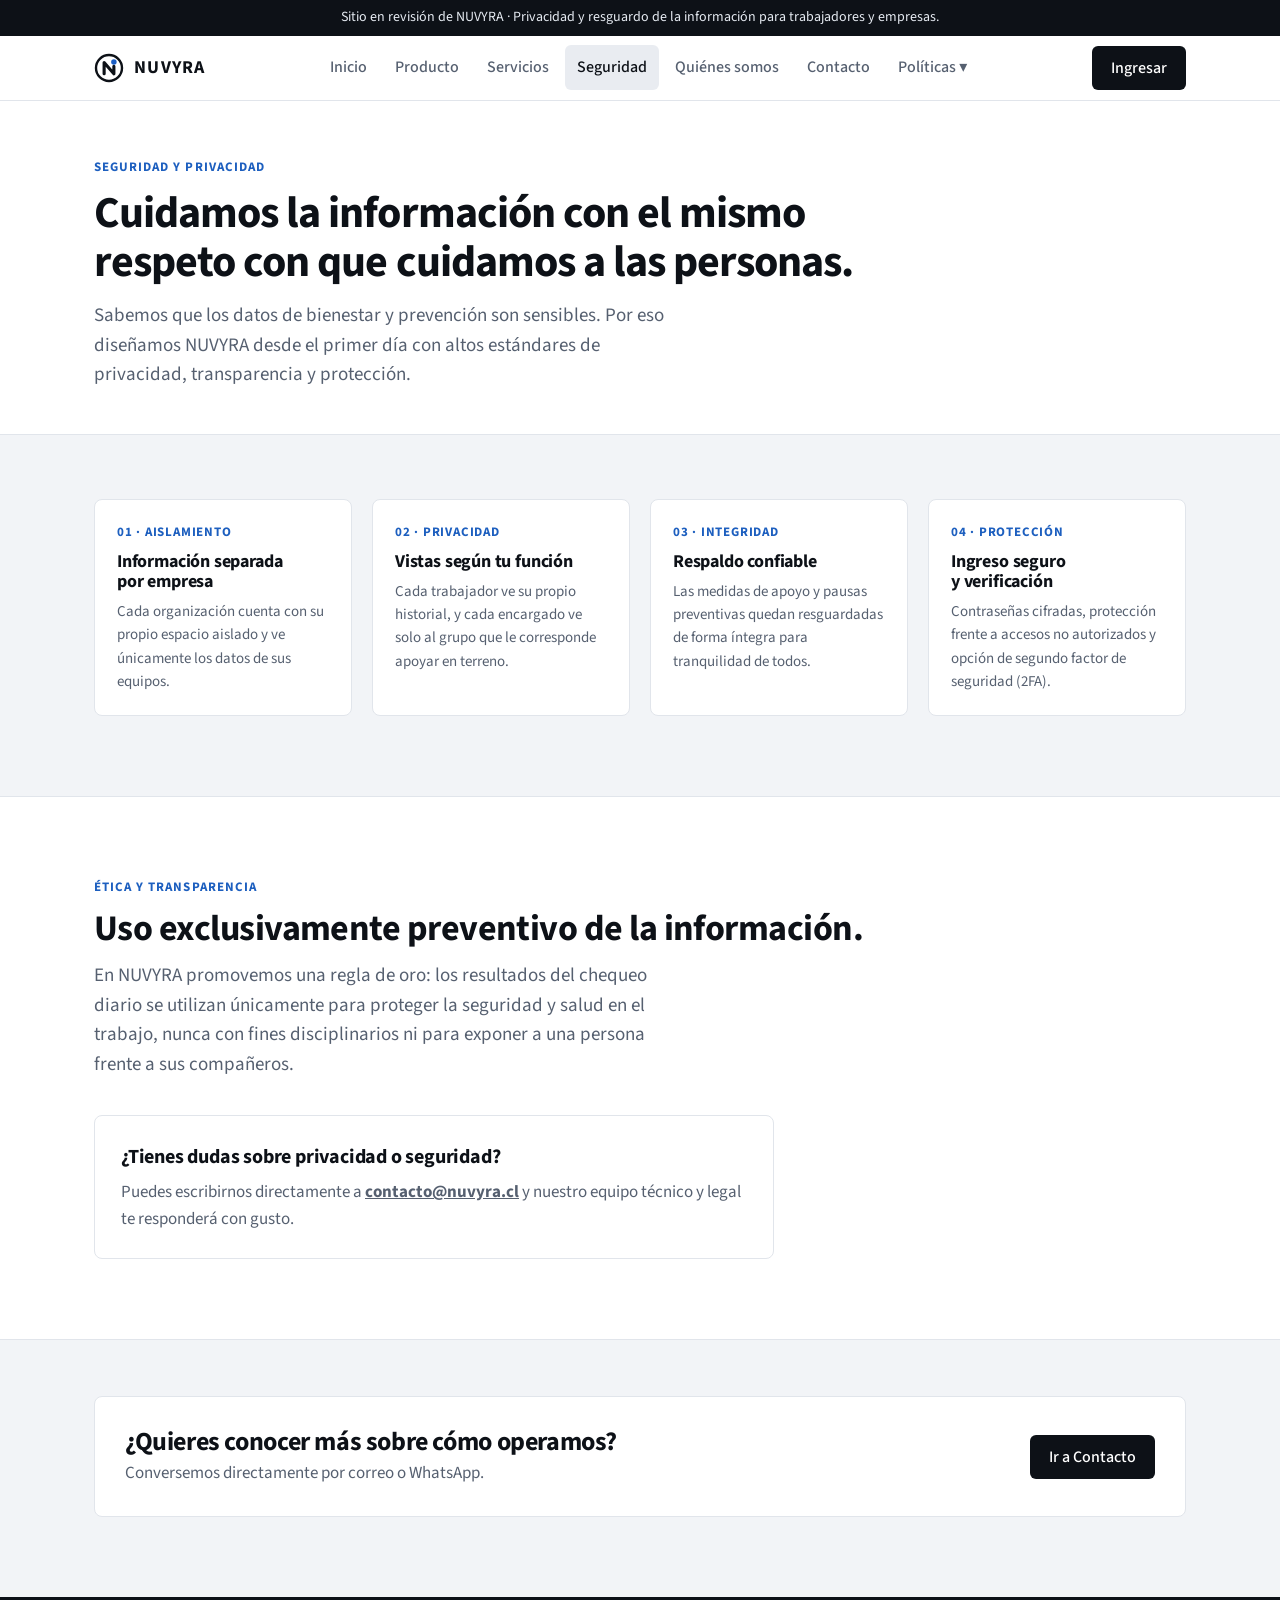
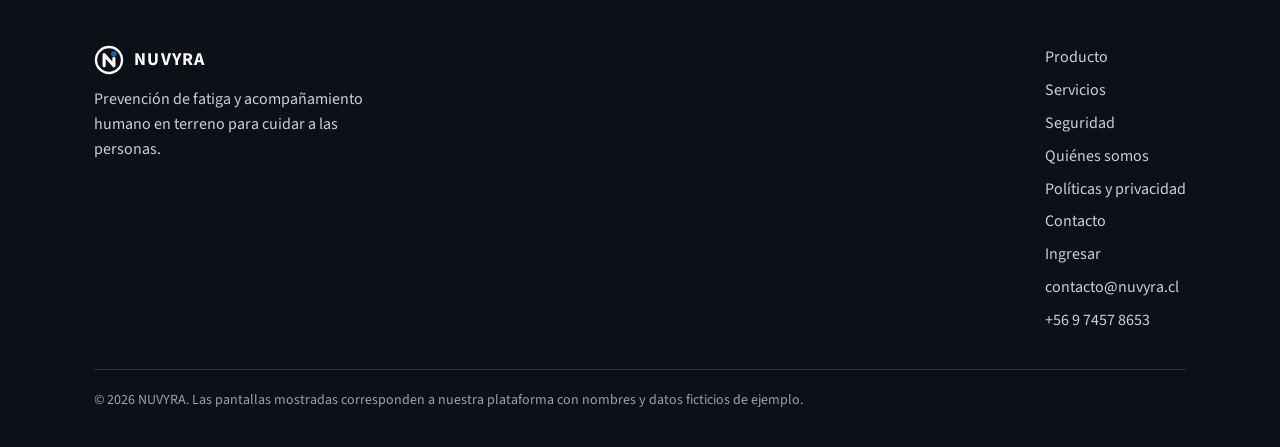
<file: seguridad.html>
<!doctype html>
<html lang="es">
<head>
<meta charset="utf-8">
<meta name="robots" content="noindex, nofollow">
<meta name="viewport" content="width=device-width, initial-scale=1">
<title>Seguridad y Confianza · NUVYRA</title>
<meta name="description" content="Cómo NUVYRA protege la privacidad de los trabajadores y la información de cada empresa: ambientes separados, permisos claros y acceso seguro.">
<link rel="icon" type="image/svg+xml" href="favicon.svg">
<link rel="stylesheet" href="estilos.css">
</head>
<body>
<div class="preview-bar" role="note">Sitio en revisión de NUVYRA · Privacidad y resguardo de la información para trabajadores y empresas.</div>
<a class="skip" href="#contenido">Saltar al contenido</a>
<svg width="0" height="0" style="position:absolute" aria-hidden="true">
  <symbol id="mark" viewBox="0 0 24 24">
    <circle cx="12" cy="12" r="10.4" fill="none" stroke="currentColor" stroke-width="1.9"/>
    <path d="M8.1 16.6V7.6L15.9 16.6V10.6" fill="none" stroke="currentColor" stroke-width="2.5" stroke-linecap="round" stroke-linejoin="round"/>
    <circle cx="15.9" cy="7.2" r="2.2" fill="#1b5ec4"/>
  </symbol>
  <symbol id="tick" viewBox="0 0 16 16"><path d="M3 8.5l3.2 3.2L13 4.8" fill="none" stroke="#1b5ec4" stroke-width="2" stroke-linecap="round" stroke-linejoin="round"/></symbol>
</svg>
<header class="top">
  <div class="wrap">
    <a class="brand" href="index.html" aria-label="NUVYRA, inicio"><svg width="30" height="30"><use href="#mark"/></svg><span>NUVYRA</span></a>
    <nav class="main" aria-label="Principal">
      <a href="index.html">Inicio</a>
      <a href="producto.html">Producto</a>
      <a href="servicios.html">Servicios</a>
      <a href="seguridad.html" aria-current="page">Seguridad</a>
      <a href="nosotros.html">Quiénes somos</a>
      <a href="contacto.html">Contacto</a>
      <details class="subnav">
        <summary>Políticas ▾</summary>
        <div class="subsheet">
          <a href="politicas.html#privacidad">Política de privacidad</a>
          <a href="politicas.html#datos">Protección de datos (Ley 19.628 / 21.719)</a>
          <a href="politicas.html#uso-preventivo">Uso preventivo y no punitivo</a>
          <a href="politicas.html#terminos">Términos del servicio</a>
        </div>
      </details>
    </nav>
    <div class="actions">
      <details class="menu"><summary>Menú</summary><div class="sheet"><a href="index.html">Inicio</a><a href="producto.html">Producto</a><a href="servicios.html">Servicios</a><a href="seguridad.html" aria-current="page">Seguridad</a><a href="nosotros.html">Quiénes somos</a><a href="contacto.html">Contacto</a><a href="politicas.html">Políticas y privacidad</a></div></details>
      <a class="btn btn-primary" href="login.html">Ingresar</a>
    </div>
  </div>
</header>
<main id="contenido">
<div class="page-head"><div class="wrap">
  <div class="eyebrow">Seguridad y privacidad</div>
  <h1>Cuidamos la información con el mismo respeto con que cuidamos a las personas.</h1>
  <p class="lead">Sabemos que los datos de bienestar y prevención son sensibles. Por eso diseñamos NUVYRA desde el primer día con altos estándares de privacidad, transparencia y protección.</p>
</div></div>
<section id="seguridad" style="padding-top:64px">
  <div class="wrap">
    <div class="four">
      <div class="card"><span class="num">01 · Aislamiento</span><h3>Información separada por empresa</h3><p>Cada organización cuenta con su propio espacio aislado y ve únicamente los datos de sus equipos.</p></div>
      <div class="card"><span class="num">02 · Privacidad</span><h3>Vistas según tu función</h3><p>Cada trabajador ve su propio historial, y cada encargado ve solo al grupo que le corresponde apoyar en terreno.</p></div>
      <div class="card"><span class="num">03 · Integridad</span><h3>Respaldo confiable</h3><p>Las medidas de apoyo y pausas preventivas quedan resguardadas de forma íntegra para tranquilidad de todos.</p></div>
      <div class="card"><span class="num">04 · Protección</span><h3>Ingreso seguro y verificación</h3><p>Contraseñas cifradas, protección frente a accesos no autorizados y opción de segundo factor de seguridad (2FA).</p></div>
    </div>
  </div>
</section>
<section class="white" id="compromiso">
  <div class="wrap">
    <div class="head">
      <div class="eyebrow">Ética y transparencia</div>
      <h2>Uso exclusivamente preventivo de la información.</h2>
      <p class="lead">En NUVYRA promovemos una regla de oro: los resultados del chequeo diario se utilizan únicamente para proteger la seguridad y salud en el trabajo, nunca con fines disciplinarios ni para exponer a una persona frente a sus compañeros.</p>
    </div>
    <div class="soon-box" style="max-width:680px">
      <strong style="font-size:20px">¿Tienes dudas sobre privacidad o seguridad?</strong>
      <p>Puedes escribirnos directamente a <a href="mailto:contacto@nuvyra.cl"><b>contacto@nuvyra.cl</b></a> y nuestro equipo técnico y legal te responderá con gusto.</p>
    </div>
  </div>
</section>
<section class="band" aria-labelledby="band-t">
  <div class="wrap"><div class="box">
    <div><h2 id="band-t">¿Quieres conocer más sobre cómo operamos?</h2><p>Conversemos directamente por correo o WhatsApp.</p></div>
    <a class="btn btn-primary" href="contacto.html">Ir a Contacto</a>
  </div></div>
</section>
</main>
<footer>
  <div class="wrap">
    <div class="row">
      <div>
        <a class="brand" href="index.html"><svg width="30" height="30"><use href="#mark"/></svg><span>NUVYRA</span></a>
        <p style="margin-top:12px;max-width:36ch;font-size:16px">Prevención de fatiga y acompañamiento humano en terreno para cuidar a las personas.</p>
      </div>
      <ul aria-label="Enlaces">
        <li><a href="producto.html">Producto</a></li>
        <li><a href="servicios.html">Servicios</a></li>
        <li><a href="seguridad.html">Seguridad</a></li>
        <li><a href="nosotros.html">Quiénes somos</a></li>
        <li><a href="politicas.html">Políticas y privacidad</a></li>
        <li><a href="contacto.html">Contacto</a></li>
        <li><a href="login.html">Ingresar</a></li>
        <li><a href="mailto:contacto@nuvyra.cl">contacto@nuvyra.cl</a></li>
        <li><a href="https://wa.me/56974578653" target="_blank" rel="noopener">+56 9 7457 8653</a></li>
      </ul>
    </div>
    <p class="small">© 2026 NUVYRA. Las pantallas mostradas corresponden a nuestra plataforma con nombres y datos ficticios de ejemplo.</p>
  </div>
</footer>
</body>
</html>
</file>
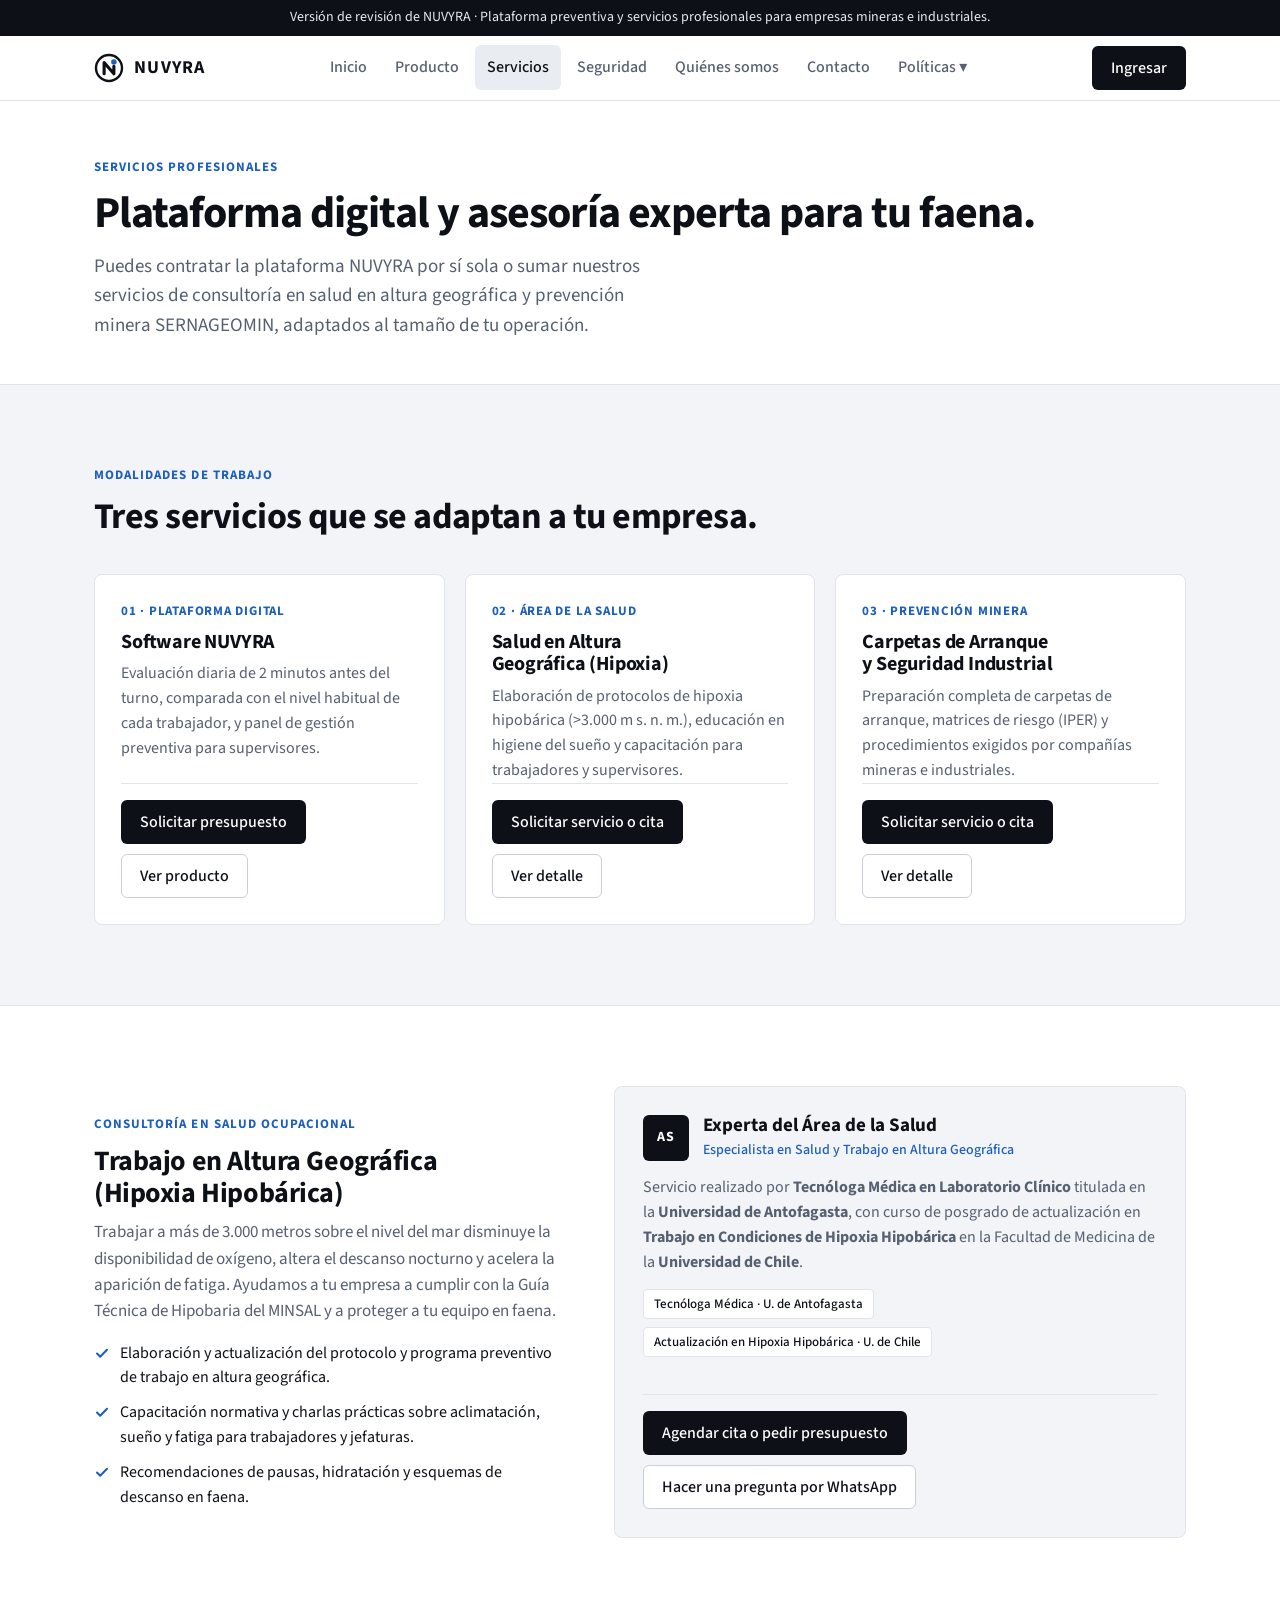
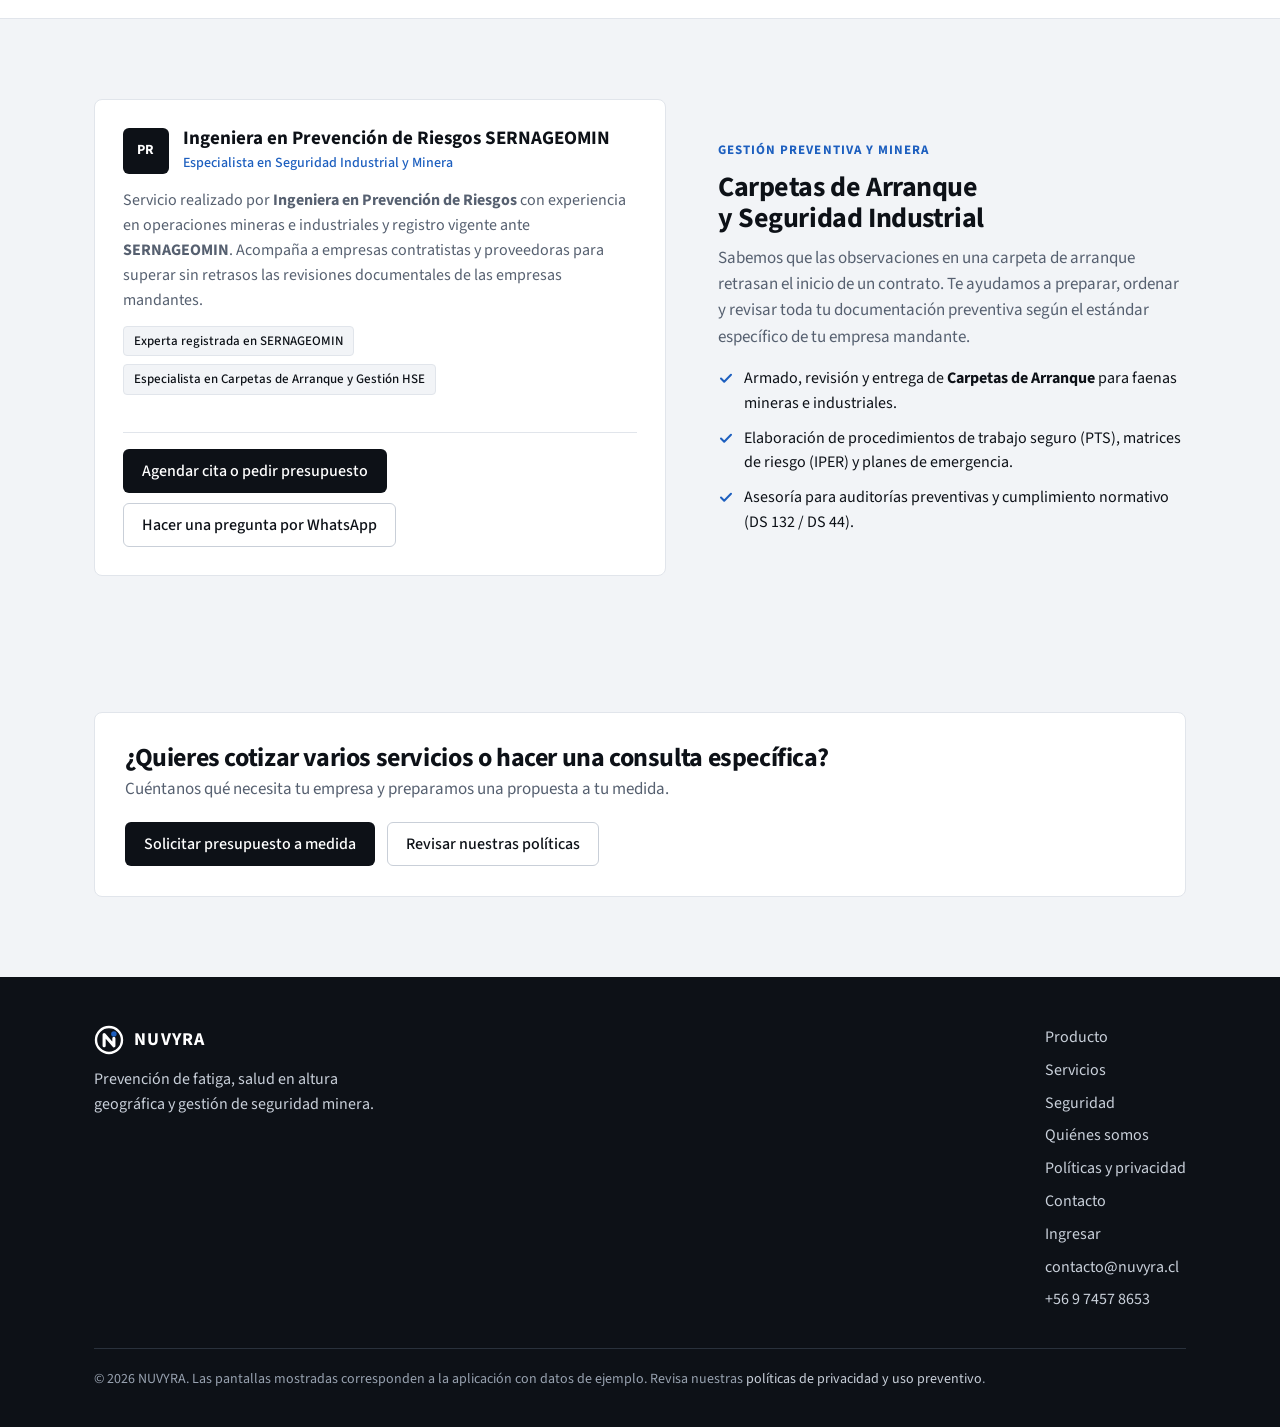
<file: servicios.html>
<!doctype html>
<html lang="es">
<head>
<meta charset="utf-8">
<meta name="robots" content="noindex, nofollow">
<meta name="viewport" content="width=device-width, initial-scale=1">
<title>Servicios y Consultoría · NUVYRA</title>
<meta name="description" content="Plataforma NUVYRA y consultoría especializada en salud en altura geográfica (hipoxia hipobárica) y prevención de riesgos SERNAGEOMIN.">
<link rel="icon" type="image/svg+xml" href="favicon.svg">
<link rel="stylesheet" href="estilos.css">
</head>
<body>
<div class="preview-bar" role="note">Versión de revisión de NUVYRA · Plataforma preventiva y servicios profesionales para empresas mineras e industriales.</div>
<a class="skip" href="#contenido">Saltar al contenido</a>
<svg width="0" height="0" style="position:absolute" aria-hidden="true">
  <symbol id="mark" viewBox="0 0 24 24">
    <circle cx="12" cy="12" r="10.4" fill="none" stroke="currentColor" stroke-width="1.9"/>
    <path d="M8.1 16.6V7.6L15.9 16.6V10.6" fill="none" stroke="currentColor" stroke-width="2.5" stroke-linecap="round" stroke-linejoin="round"/>
    <circle cx="15.9" cy="7.2" r="2.2" fill="#1d5fbf"/>
  </symbol>
  <symbol id="tick" viewBox="0 0 16 16"><path d="M3 8.5l3.2 3.2L13 4.8" fill="none" stroke="#1d5fbf" stroke-width="2" stroke-linecap="round" stroke-linejoin="round"/></symbol>
</svg>
<header class="top">
  <div class="wrap">
    <a class="brand" href="index.html" aria-label="NUVYRA, inicio"><svg width="30" height="30"><use href="#mark"/></svg><span>NUVYRA</span></a>
    <nav class="main" aria-label="Principal">
      <a href="index.html">Inicio</a>
      <a href="producto.html">Producto</a>
      <a href="servicios.html" aria-current="page">Servicios</a>
      <a href="seguridad.html">Seguridad</a>
      <a href="nosotros.html">Quiénes somos</a>
      <a href="contacto.html">Contacto</a>
      <details class="subnav">
        <summary>Políticas ▾</summary>
        <div class="subsheet">
          <a href="politicas.html#privacidad">Política de privacidad</a>
          <a href="politicas.html#datos">Protección de datos (Ley 19.628 / 21.719)</a>
          <a href="politicas.html#uso-preventivo">Uso preventivo y no punitivo</a>
          <a href="politicas.html#terminos">Términos del servicio</a>
        </div>
      </details>
    </nav>
    <div class="actions">
      <details class="menu"><summary>Menú</summary><div class="sheet"><a href="index.html">Inicio</a><a href="producto.html">Producto</a><a href="servicios.html" aria-current="page">Servicios</a><a href="seguridad.html">Seguridad</a><a href="nosotros.html">Quiénes somos</a><a href="contacto.html">Contacto</a><a href="politicas.html">Políticas y privacidad</a></div></details>
      <a class="btn btn-primary" href="login.html">Ingresar</a>
    </div>
  </div>
</header>
<main id="contenido">
<div class="page-head"><div class="wrap">
  <div class="eyebrow">Servicios profesionales</div>
  <h1>Plataforma digital y asesoría experta para tu faena.</h1>
  <p class="lead">Puedes contratar la plataforma NUVYRA por sí sola o sumar nuestros servicios de consultoría en salud en altura geográfica y prevención minera SERNAGEOMIN, adaptados al tamaño de tu operación.</p>
</div></div>

<section>
  <div class="wrap">
    <div class="head">
      <div class="eyebrow">Modalidades de trabajo</div>
      <h2>Tres servicios que se adaptan a tu empresa.</h2>
    </div>
    <div class="three">
      <div class="card">
        <span class="num">01 · Plataforma digital</span>
        <h3>Software NUVYRA</h3>
        <p>Evaluación diaria de 2 minutos antes del turno, comparada con el nivel habitual de cada trabajador, y panel de gestión preventiva para supervisores.</p>
        <div class="prof-actions" style="margin-top:auto">
          <a class="btn btn-primary" href="contacto.html?servicio=Presupuesto%20Plataforma%20NUVYRA">Solicitar presupuesto</a>
          <a class="btn btn-secondary" href="producto.html">Ver producto</a>
        </div>
      </div>
      <div class="card">
        <span class="num">02 · Área de la Salud</span>
        <h3>Salud en Altura Geográfica (Hipoxia)</h3>
        <p>Elaboración de protocolos de hipoxia hipobárica (&gt;3.000 m s. n. m.), educación en higiene del sueño y capacitación para trabajadores y supervisores.</p>
        <div class="prof-actions" style="margin-top:auto">
          <a class="btn btn-primary" href="contacto.html?servicio=Consultoria%20Salud%20en%20Altura%20(Hipoxia)">Solicitar servicio o cita</a>
          <a class="btn btn-secondary" href="#altura">Ver detalle</a>
        </div>
      </div>
      <div class="card">
        <span class="num">03 · Prevención Minera</span>
        <h3>Carpetas de Arranque y Seguridad Industrial</h3>
        <p>Preparación completa de carpetas de arranque, matrices de riesgo (IPER) y procedimientos exigidos por compañías mineras e industriales.</p>
        <div class="prof-actions" style="margin-top:auto">
          <a class="btn btn-primary" href="contacto.html?servicio=Carpetas%20de%20Arranque%20y%20Prevencion%20SERNAGEOMIN">Solicitar servicio o cita</a>
          <a class="btn btn-secondary" href="#seguridad-industrial">Ver detalle</a>
        </div>
      </div>
    </div>
  </div>
</section>

<!-- SERVICIO 1: SALUD EN ALTURA (NOMBRE PROTEGIDO + BOTONES DE CITA/PRESUPUESTO) -->
<section class="white" id="altura">
  <div class="wrap">
    <div class="feature">
      <div class="text">
        <div class="eyebrow">Consultoría en salud ocupacional</div>
        <h3>Trabajo en Altura Geográfica (Hipoxia Hipobárica)</h3>
        <p>Trabajar a más de 3.000 metros sobre el nivel del mar disminuye la disponibilidad de oxígeno, altera el descanso nocturno y acelera la aparición de fatiga. Ayudamos a tu empresa a cumplir con la Guía Técnica de Hipobaria del MINSAL y a proteger a tu equipo en faena.</p>
        <ul class="ticks">
          <li><svg width="16" height="16"><use href="#tick"/></svg><span>Elaboración y actualización del protocolo y programa preventivo de trabajo en altura geográfica.</span></li>
          <li><svg width="16" height="16"><use href="#tick"/></svg><span>Capacitación normativa y charlas prácticas sobre aclimatación, sueño y fatiga para trabajadores y jefaturas.</span></li>
          <li><svg width="16" height="16"><use href="#tick"/></svg><span>Recomendaciones de pausas, hidratación y esquemas de descanso en faena.</span></li>
        </ul>
      </div>
      <div class="prof-card">
        <div class="prof-head">
          <div class="prof-avatar" aria-hidden="true">AS</div>
          <div>
            <div class="prof-name">Experta del Área de la Salud</div>
            <div class="prof-role">Especialista en Salud y Trabajo en Altura Geográfica</div>
          </div>
        </div>
        <p style="color:var(--muted);font-size:16px">Servicio realizado por <b>Tecnóloga Médica en Laboratorio Clínico</b> titulada en la <b>Universidad de Antofagasta</b>, con curso de posgrado de actualización en <b>Trabajo en Condiciones de Hipoxia Hipobárica</b> en la Facultad de Medicina de la <b>Universidad de Chile</b>.</p>
        <ul class="prof-badges" aria-label="Formación académica">
          <li>Tecnóloga Médica · U. de Antofagasta</li>
          <li>Actualización en Hipoxia Hipobárica · U. de Chile</li>
        </ul>
        <div class="prof-actions">
          <a class="btn btn-primary" href="contacto.html?servicio=Consultoria%20Salud%20en%20Altura%20(Hipoxia)&accion=Cotizar%20o%20Agendar%20Cita">Agendar cita o pedir presupuesto</a>
          <a class="btn btn-secondary" href="https://wa.me/56974578653?text=Hola%2C%20quiero%20consultar%20por%20la%20asesor%C3%ADa%20en%20Salud%20en%20Altura%20(Hipoxia)" target="_blank" rel="noopener">Hacer una pregunta por WhatsApp</a>
        </div>
      </div>
    </div>
  </div>
</section>

<!-- SERVICIO 2: PREVENCIÓN SERNAGEOMIN (NOMBRE PROTEGIDO + BOTONES DE CITA/PRESUPUESTO) -->
<section id="seguridad-industrial">
  <div class="wrap">
    <div class="feature flip">
      <div class="prof-card">
        <div class="prof-head">
          <div class="prof-avatar" aria-hidden="true">PR</div>
          <div>
            <div class="prof-name">Ingeniera en Prevención de Riesgos SERNAGEOMIN</div>
            <div class="prof-role">Especialista en Seguridad Industrial y Minera</div>
          </div>
        </div>
        <p style="color:var(--muted);font-size:16px">Servicio realizado por <b>Ingeniera en Prevención de Riesgos</b> con experiencia en operaciones mineras e industriales y registro vigente ante <b>SERNAGEOMIN</b>. Acompaña a empresas contratistas y proveedoras para superar sin retrasos las revisiones documentales de las empresas mandantes.</p>
        <ul class="prof-badges" aria-label="Credenciales profesionales">
          <li>Experta registrada en SERNAGEOMIN</li>
          <li>Especialista en Carpetas de Arranque y Gestión HSE</li>
        </ul>
        <div class="prof-actions">
          <a class="btn btn-primary" href="contacto.html?servicio=Carpetas%20de%20Arranque%20y%20Prevencion%20SERNAGEOMIN&accion=Cotizar%20o%20Agendar%20Cita">Agendar cita o pedir presupuesto</a>
          <a class="btn btn-secondary" href="https://wa.me/56974578653?text=Hola%2C%20quiero%20consultar%20por%20Carpetas%20de%20Arranque%20y%20Prevenci%C3%B3n%20SERNAGEOMIN" target="_blank" rel="noopener">Hacer una pregunta por WhatsApp</a>
        </div>
      </div>
      <div class="text">
        <div class="eyebrow">Gestión preventiva y minera</div>
        <h3>Carpetas de Arranque y Seguridad Industrial</h3>
        <p>Sabemos que las observaciones en una carpeta de arranque retrasan el inicio de un contrato. Te ayudamos a preparar, ordenar y revisar toda tu documentación preventiva según el estándar específico de tu empresa mandante.</p>
        <ul class="ticks">
          <li><svg width="16" height="16"><use href="#tick"/></svg><span>Armado, revisión y entrega de <b>Carpetas de Arranque</b> para faenas mineras e industriales.</span></li>
          <li><svg width="16" height="16"><use href="#tick"/></svg><span>Elaboración de procedimientos de trabajo seguro (PTS), matrices de riesgo (IPER) y planes de emergencia.</span></li>
          <li><svg width="16" height="16"><use href="#tick"/></svg><span>Asesoría para auditorías preventivas y cumplimiento normativo (DS 132 / DS 44).</span></li>
        </ul>
      </div>
    </div>
  </div>
</section>

<section class="band" aria-labelledby="band-t">
  <div class="wrap"><div class="box">
    <div><h2 id="band-t">¿Quieres cotizar varios servicios o hacer una consulta específica?</h2><p>Cuéntanos qué necesita tu empresa y preparamos una propuesta a tu medida.</p></div>
    <div style="display:flex;gap:12px;flex-wrap:wrap">
      <a class="btn btn-primary" href="contacto.html?servicio=Propuesta%20a%20medida">Solicitar presupuesto a medida</a>
      <a class="btn btn-secondary" href="politicas.html">Revisar nuestras políticas</a>
    </div>
  </div></div>
</section>
</main>
<footer>
  <div class="wrap">
    <div class="row">
      <div>
        <a class="brand" href="index.html"><svg width="30" height="30"><use href="#mark"/></svg><span>NUVYRA</span></a>
        <p style="margin-top:12px;max-width:36ch;font-size:16px">Prevención de fatiga, salud en altura geográfica y gestión de seguridad minera.</p>
      </div>
      <ul aria-label="Enlaces">
        <li><a href="producto.html">Producto</a></li>
        <li><a href="servicios.html">Servicios</a></li>
        <li><a href="seguridad.html">Seguridad</a></li>
        <li><a href="nosotros.html">Quiénes somos</a></li>
        <li><a href="politicas.html">Políticas y privacidad</a></li>
        <li><a href="contacto.html">Contacto</a></li>
        <li><a href="login.html">Ingresar</a></li>
        <li><a href="mailto:contacto@nuvyra.cl">contacto@nuvyra.cl</a></li>
        <li><a href="https://wa.me/56974578653" target="_blank" rel="noopener">+56 9 7457 8653</a></li>
      </ul>
    </div>
    <p class="small">© 2026 NUVYRA. Las pantallas mostradas corresponden a la aplicación con datos de ejemplo. Revisa nuestras <a href="politicas.html">políticas de privacidad y uso preventivo</a>.</p>
  </div>
</footer>
</body>
</html>
</file>
<file: estilos.css>
@font-face{font-family:"Source Sans 3";font-weight:400;font-display:swap;src:url(fonts/source-sans-3-latin-400-normal.woff2) format("woff2")}
@font-face{font-family:"Source Sans 3";font-weight:500;font-display:swap;src:url(fonts/source-sans-3-latin-500-normal.woff2) format("woff2")}
@font-face{font-family:"Source Sans 3";font-weight:700;font-display:swap;src:url(fonts/source-sans-3-latin-700-normal.woff2) format("woff2")}
:root{
  --ground:#f2f4f7;--surface:#fff;--raised:#e9ecf1;--line:#e1e5eb;--rule:#eef0f4;--control:#c9cfd8;
  --ink:#0d1117;--muted:#566070;--data:#1d5fbf;--data-soft:#e6eefb;
  --ok:#247b50;--ok-bg:#dcfae5;--ok-ink:#04250e;--mid-bg:#fff4c2;--mid-ink:#6b3d00;--bad-bg:#ffe3df;--bad-ink:#7a1a1d;
  --wrap:1140px;--radius:8px;--ctl:6px;--head:64px;
}
*{box-sizing:border-box}
[hidden]{display:none !important}
html{scroll-behavior:smooth;scroll-padding-top:calc(var(--head) + 16px);-webkit-text-size-adjust:100%}
body{margin:0;background:var(--ground);color:var(--ink);font:400 17px/1.55 "Source Sans 3",system-ui,-apple-system,"Segoe UI",sans-serif;-webkit-font-smoothing:antialiased;font-feature-settings:"kern","liga"}
h1,h2,h3,h4{margin:0;text-wrap:balance;letter-spacing:-.015em;line-height:1.12}
p{margin:0}
a{color:inherit}
:focus-visible{outline:2px solid var(--data);outline-offset:2px}
.wrap{max-width:var(--wrap);margin:0 auto;padding:0 24px}
.skip{position:absolute;left:-999px;top:8px;background:var(--ink);color:#fff;padding:10px 14px;border-radius:var(--ctl);z-index:20}
.skip:focus{left:8px}

/* botones */
.btn{display:inline-flex;align-items:center;justify-content:center;gap:8px;min-height:44px;padding:0 18px;border-radius:var(--ctl);font:500 16px/1 "Source Sans 3",sans-serif;text-decoration:none;border:1px solid transparent;cursor:pointer;white-space:nowrap}
.btn-primary{background:var(--ink);color:#fff}
.btn-primary:hover{background:#1c2430}
.btn-secondary{background:var(--surface);color:var(--ink);border-color:var(--control)}
.btn-secondary:hover{background:var(--raised)}
.btn-quiet{background:transparent;color:var(--ink)}
.btn-quiet:hover{background:var(--raised)}

/* encabezado y menú desplegable de políticas */
header.top{position:sticky;top:0;z-index:10;background:rgba(255,255,255,.95);backdrop-filter:saturate(1.4) blur(8px);border-bottom:1px solid var(--line)}
header.top .wrap{display:flex;align-items:center;justify-content:space-between;gap:16px;height:var(--head)}
.brand{display:flex;align-items:center;gap:10px;text-decoration:none;font-weight:700;letter-spacing:.07em;font-size:18px}
.brand svg{display:block}
nav.main{display:flex;align-items:center;gap:4px}
nav.main a{padding:10px 12px;border-radius:var(--ctl);text-decoration:none;color:var(--muted);font-weight:500;font-size:16px}
nav.main a:hover{color:var(--ink);background:var(--raised)}
nav.main details.subnav{position:relative}
nav.main details.subnav summary{list-style:none;cursor:pointer;padding:10px 12px;border-radius:var(--ctl);color:var(--muted);font-weight:500;font-size:16px;display:inline-flex;align-items:center;gap:6px}
nav.main details.subnav summary::-webkit-details-marker{display:none}
nav.main details.subnav summary:hover,nav.main details.subnav[open] summary{color:var(--ink);background:var(--raised)}
nav.main details.subnav .subsheet{position:absolute;right:0;top:44px;min-width:240px;background:var(--surface);border:1px solid var(--line);border-radius:var(--radius);padding:6px;box-shadow:0 8px 24px rgba(13,17,23,.08)}
nav.main details.subnav .subsheet a{display:block;padding:10px 12px;font-size:15px;color:var(--ink)}
nav.main details.subnav .subsheet a:hover{background:var(--ground)}

.actions{display:flex;align-items:center;gap:8px}
details.menu{display:none;position:relative}
details.menu summary{list-style:none;cursor:pointer;min-height:44px;display:inline-flex;align-items:center;padding:0 14px;border:1px solid var(--control);border-radius:var(--ctl);background:var(--surface);font-weight:500}
details.menu summary::-webkit-details-marker{display:none}
details.menu .sheet{position:absolute;right:0;top:52px;width:min(280px,calc(100vw - 32px));background:var(--surface);border:1px solid var(--line);border-radius:var(--radius);padding:8px}
details.menu .sheet a{display:block;padding:12px;border-radius:var(--ctl);text-decoration:none;font-weight:500}
details.menu .sheet a:hover{background:var(--raised)}

/* secciones */
section{padding:80px 0}
section.white{background:var(--surface);border-top:1px solid var(--line);border-bottom:1px solid var(--line)}
.eyebrow{font-size:13px;font-weight:700;letter-spacing:.08em;text-transform:uppercase;color:var(--data);margin-bottom:12px}
h2{font-size:clamp(26px,3.2vw,36px)}
.lead{font-size:19px;color:var(--muted);max-width:64ch;margin-top:12px}
.head{margin-bottom:36px}

/* portada */
.hero{padding:56px 0 68px}
.hero .grid{display:grid;grid-template-columns:minmax(0,1fr) minmax(0,1.05fr);gap:48px;align-items:center}
.hero h1{font-size:clamp(34px,4.2vw,48px);letter-spacing:-.025em}
.hero p.lead{font-size:19px;margin-top:16px}
.cta{display:flex;flex-wrap:wrap;gap:12px;margin-top:26px}
.fine{font-size:14px;color:var(--muted);margin-top:16px}

/* cifras clave en bloque limpio */
.kpi-strip{display:grid;grid-template-columns:repeat(4,minmax(0,1fr));gap:0;border:1px solid var(--line);border-radius:var(--radius);background:var(--surface);overflow:hidden;margin-top:44px}
.kpi-card{padding:20px 22px;border-right:1px solid var(--line)}
.kpi-card:last-child{border-right:0}
.kpi-val{font-size:24px;font-weight:700;color:var(--ink);letter-spacing:-.02em;font-variant-numeric:tabular-nums}
.kpi-lbl{font-size:15px;color:var(--muted);margin-top:4px;line-height:1.35}

/* módulo interactivo de prueba en el hero (sobrio, técnico) */
.demo-card{background:var(--surface);border:1px solid var(--line);border-radius:var(--radius);overflow:hidden}
.demo-top{background:#fafbfc;color:var(--ink);padding:11px 16px;border-bottom:1px solid var(--line);display:flex;align-items:center;justify-content:space-between;font-size:13px;font-weight:700;letter-spacing:.03em;text-transform:uppercase}
.demo-top .live-dot{display:inline-flex;align-items:center;gap:6px;color:var(--ok);font-size:12px}
.demo-top .live-dot::before{content:"";width:8px;height:8px;border-radius:50%;background:var(--ok)}
.demo-body{padding:20px}
.reflex-arena{position:relative;height:190px;background:var(--ground);border:1px solid var(--line);border-radius:var(--ctl);display:flex;flex-direction:column;align-items:center;justify-content:center;text-align:center;padding:18px;user-select:none;overflow:hidden}
.reflex-target{width:68px;height:68px;border-radius:50%;border:2px solid var(--ink);background:var(--data);color:#fff;font:700 13px "Source Sans 3",sans-serif;cursor:pointer;display:flex;align-items:center;justify-content:center;letter-spacing:.03em;text-transform:uppercase}
.reflex-target[hidden]{display:none !important}
.reflex-stats{display:grid;grid-template-columns:repeat(3,1fr);gap:10px;margin-top:12px}
.reflex-stat{background:var(--ground);border:1px solid var(--line);border-radius:var(--ctl);padding:8px 10px;text-align:center}
.reflex-stat small{display:block;font-size:12px;color:var(--muted);text-transform:uppercase;letter-spacing:.04em}
.reflex-stat b{font-size:16px;color:var(--ink);font-variant-numeric:tabular-nums}

/* TOUR VIRTUAL ANIMADO E INTERACTIVO (GRANDE, DE CERCA Y DIDÁCTICO) */
.tour-player{background:var(--surface);border:1px solid var(--line);border-radius:10px;overflow:hidden}
.tour-top{background:#0d1117;color:#fff;padding:14px 20px;display:flex;flex-wrap:wrap;align-items:center;justify-content:space-between;gap:14px}
.tour-top-left{display:flex;align-items:center;gap:12px}
.tour-badge{background:#1d5fbf;color:#fff;font-size:12px;font-weight:700;padding:3px 9px;border-radius:4px;text-transform:uppercase;letter-spacing:.05em}
.tour-top-title{font-size:16px;font-weight:700}
.tour-controls{display:flex;align-items:center;gap:10px}
.tour-play-btn{min-height:38px;padding:0 16px;border-radius:var(--ctl);border:1px solid #3c4656;background:#1c2430;color:#fff;font:500 14px "Source Sans 3",sans-serif;cursor:pointer}
.tour-play-btn:hover{background:#293445}
.tour-progress{height:4px;background:#1c2430;width:100%}
.tour-progress-fill{height:100%;width:25%;background:#3b82f6;transition:width .35s ease}
.tour-steps-bar{display:grid;grid-template-columns:repeat(4,minmax(0,1fr));border-bottom:1px solid var(--line);background:#fafbfc}
.tour-step-btn{padding:14px 16px;border:0;border-right:1px solid var(--line);background:transparent;text-align:left;cursor:pointer;font:400 14px/1.35 "Source Sans 3",sans-serif;color:var(--muted)}
.tour-step-btn:last-child{border-right:0}
.tour-step-btn strong{display:block;font-size:15px;color:var(--ink);margin-bottom:2px}
.tour-step-btn.active{background:var(--surface);box-shadow:inset 0 -3px 0 var(--data);color:var(--ink)}
.tour-step-btn.active strong{color:var(--data)}

/* Escenario grande de acercamiento (Zoom UI) */
.tour-stage{padding:32px;background:var(--ground);min-height:420px;display:grid;grid-template-columns:minmax(0,1.25fr) minmax(0,.75fr);gap:28px;align-items:center}
.tour-canvas{background:var(--surface);border:1px solid var(--line);border-radius:var(--radius);padding:26px;box-shadow:0 4px 20px rgba(13,17,23,.05)}
.tour-explain{background:var(--surface);border:1px solid var(--line);border-radius:var(--radius);padding:24px}
.tour-explain .step-num{font-size:12px;font-weight:700;text-transform:uppercase;letter-spacing:.06em;color:var(--data);margin-bottom:6px;display:block}
.tour-explain h3{font-size:22px;margin-bottom:10px}
.tour-explain p{color:var(--muted);font-size:16px;margin-bottom:16px}

/* Componentes internos grandes del Tour para que se lean perfecto de cerca */
.ui-window-head{display:flex;align-items:center;justify-content:space-between;padding-bottom:14px;margin-bottom:18px;border-bottom:1px solid var(--line)}
.ui-window-brand{font-weight:700;font-size:16px;letter-spacing:.05em;display:flex;align-items:center;gap:8px}
.ui-tag{font-size:13px;font-weight:700;padding:4px 10px;border-radius:4px}
.ui-tag.ok{background:var(--ok-bg);color:var(--ok-ink)}
.ui-tag.mid{background:var(--mid-bg);color:var(--mid-ink)}
.ui-tag.bad{background:var(--bad-bg);color:var(--bad-ink)}
.ui-tag.info{background:var(--data-soft);color:var(--data)}

.ui-big-row{display:flex;align-items:center;justify-content:space-between;gap:16px;padding:16px 18px;border:1px solid var(--line);border-radius:var(--ctl);background:var(--ground);margin-bottom:10px}
.ui-big-row.highlight{background:var(--surface);border:2px solid var(--ink)}
.ui-person{font-size:18px;font-weight:700;color:var(--ink)}
.ui-meta{font-size:14px;color:var(--muted);margin-top:2px}
.ui-ActionBox{margin-top:16px;padding:18px;border:1px solid var(--line);border-radius:var(--ctl);background:var(--ground)}
.ui-ActionBox h4{font-size:16px;margin-bottom:8px}
.ui-timeline{list-style:none;margin:0;padding:0;display:grid;gap:10px}
.ui-timeline li{padding-left:14px;border-left:2px solid var(--data);font-size:15px}
.ui-timeline li small{display:block;font-size:13px;color:var(--muted)}

/* Galería de capturas con Zoom de pantalla completa (Lightbox) */
.shot-tabs{display:flex;flex-wrap:wrap;gap:8px;margin-bottom:20px}
.shot-tab{min-height:42px;padding:0 18px;border-radius:var(--ctl);border:1px solid var(--control);background:var(--surface);color:var(--ink);font:500 15px "Source Sans 3",sans-serif;cursor:pointer}
.shot-tab:hover{background:var(--raised)}
.shot-tab[aria-selected="true"]{background:var(--ink);color:#fff;border-color:var(--ink)}

.zoom-showcase{background:var(--surface);border:1px solid var(--line);border-radius:var(--radius);overflow:hidden}
.zoom-head{display:flex;flex-wrap:wrap;align-items:center;justify-content:space-between;gap:12px;padding:16px 22px;border-bottom:1px solid var(--line);background:#fafbfc}
.zoom-head h3{font-size:20px}
.zoom-head p{font-size:15px;color:var(--muted);margin-top:2px}
.zoom-body{padding:20px;background:var(--ground)}
.zoom-img-wrap{position:relative;border:1px solid var(--line);border-radius:var(--ctl);overflow:hidden;background:var(--surface);cursor:zoom-in}
.zoom-img-wrap img{display:block;width:100%;height:auto}
.zoom-btn-overlay{position:absolute;right:14px;bottom:14px;background:rgba(13,17,23,.88);color:#fff;padding:8px 14px;border-radius:var(--ctl);font-size:14px;font-weight:500;pointer-events:none}

/* Modal Lightbox para ver pantalla completa */
.lightbox{position:fixed;inset:0;background:rgba(13,17,23,.88);z-index:100;display:flex;flex-direction:column;align-items:center;justify-content:center;padding:24px}
.lightbox[hidden]{display:none}
.lightbox-bar{width:min(1360px,100%);display:flex;justify-content:space-between;align-items:center;color:#fff;margin-bottom:12px}
.lightbox-close{min-height:38px;padding:0 16px;border-radius:var(--ctl);border:1px solid #4a5568;background:#1c2430;color:#fff;font:500 15px "Source Sans 3",sans-serif;cursor:pointer}
.lightbox-img-box{width:min(1360px,100%);max-height:calc(100vh - 100px);overflow:auto;background:#fff;border-radius:var(--radius)}
.lightbox-img-box img{display:block;width:100%;height:auto}

/* etiquetas explicativas debajo de pantallas */
.callouts{display:grid;grid-template-columns:repeat(3,minmax(0,1fr));gap:12px;margin-top:16px}
.callout{background:var(--surface);border:1px solid var(--line);border-radius:var(--ctl);padding:14px 16px;font-size:15px;line-height:1.4;color:var(--muted)}
.callout b{display:block;color:var(--ink);font-size:15px;margin-bottom:3px}

/* grillas de tarjetas */
.three{display:grid;grid-template-columns:repeat(3,minmax(0,1fr));gap:20px}
.card{background:var(--surface);border:1px solid var(--line);border-radius:var(--radius);padding:26px;display:flex;flex-direction:column}
section.white .card{background:var(--ground)}
.card h3{font-size:20px;margin-bottom:8px;letter-spacing:-.01em}
.card p{color:var(--muted);font-size:16px}
.num{font-variant-numeric:tabular-nums;font-weight:700;color:var(--data);font-size:13px;text-transform:uppercase;letter-spacing:.06em;margin-bottom:10px;display:block}
.badge{display:inline-flex;align-items:center;gap:6px;font-size:12px;font-weight:700;padding:3px 9px;border-radius:4px;text-transform:uppercase;letter-spacing:.04em}
.badge.now{background:var(--ok-bg);color:var(--ok-ink)}
.badge.soon{background:var(--raised);color:#343b47;border:1px solid var(--control)}

.feature{display:grid;grid-template-columns:minmax(0,.9fr) minmax(0,1.1fr);gap:52px;align-items:center;margin-bottom:68px}
.feature:last-child{margin-bottom:0}
.feature.flip{grid-template-columns:minmax(0,1.1fr) minmax(0,.9fr)}
.feature.flip .text{order:2}
.feature h3{font-size:clamp(22px,2.4vw,28px);margin-bottom:10px}
.feature p{color:var(--muted);font-size:17px}
.ticks{list-style:none;margin:16px 0 0;padding:0;display:grid;gap:10px}
.ticks li{display:flex;gap:10px;font-size:16px;color:var(--ink)}
.ticks svg{flex:none;margin-top:4px}

/* tabla comparativa sobria */
.vs-table{background:var(--surface);border:1px solid var(--line);border-radius:var(--radius);overflow:hidden}
.vs-row{display:grid;grid-template-columns:1.2fr 1fr 1fr 1.2fr;border-bottom:1px solid var(--line);align-items:stretch}
.vs-row:last-child{border-bottom:0}
.vs-head{background:var(--raised);color:var(--ink);font-weight:700;font-size:14px;text-transform:uppercase;letter-spacing:.04em}
.vs-cell{padding:16px 18px;font-size:15px;line-height:1.4;color:var(--muted);border-right:1px solid var(--line);display:flex;align-items:center}
.vs-cell:last-child{border-right:0}
.vs-cell.feat{font-weight:700;color:var(--ink)}
.vs-cell.win{background:var(--surface);color:var(--ink);font-weight:500}
.vs-head .vs-cell.win{background:var(--ink);color:#fff}

/* en desarrollo */
.roadmap{display:grid;grid-template-columns:repeat(3,minmax(0,1fr));gap:16px}
.road{background:var(--surface);border:1px dashed var(--control);border-radius:var(--radius);padding:22px}
.road h3{font-size:18px;margin:10px 0 6px;letter-spacing:-.01em}
.road p{color:var(--muted);font-size:15px}

/* seguridad */
.four{display:grid;grid-template-columns:repeat(4,minmax(0,1fr));gap:20px}
.four .card{padding:22px}
.four h3{font-size:18px}
.four p{font-size:15px}

/* tarjetas de especialistas anónimas y sobrias */
.prof-card{background:var(--surface);border:1px solid var(--line);border-radius:var(--radius);padding:28px;display:flex;flex-direction:column}
section.white .prof-card{background:var(--ground)}
.prof-head{display:flex;align-items:center;gap:14px;margin-bottom:14px}
.prof-avatar{width:46px;height:46px;border-radius:var(--ctl);background:var(--ink);color:#fff;display:flex;align-items:center;justify-content:center;font-weight:700;font-size:14px;flex:none;letter-spacing:.04em}
.prof-name{font-size:19px;font-weight:700;line-height:1.2}
.prof-role{font-size:14px;color:var(--data);font-weight:500;margin-top:2px}
.prof-badges{display:flex;flex-wrap:wrap;gap:8px;margin-top:14px;padding:0;list-style:none}
.prof-badges li{font-size:13px;font-weight:500;background:var(--surface);border:1px solid var(--line);padding:4px 10px;border-radius:4px;color:var(--ink)}
section:not(.white) .prof-badges li{background:var(--ground)}
.prof-actions{margin-top:20px;padding-top:16px;border-top:1px solid var(--line);display:flex;flex-wrap:wrap;gap:10px}

/* preguntas frecuentes */
.faq-list{display:grid;gap:10px;max-width:800px}
.faq-item{background:var(--surface);border:1px solid var(--line);border-radius:var(--radius);padding:16px 20px}
section.white .faq-item{background:var(--ground)}
.faq-item summary{cursor:pointer;font-weight:700;font-size:17px;list-style:none;display:flex;justify-content:space-between;align-items:center;gap:12px}
.faq-item summary::-webkit-details-marker{display:none}
.faq-item summary::after{content:"+";font-size:20px;color:var(--muted);font-weight:400}
.faq-item[open] summary::after{content:"−"}
.faq-item p{margin-top:10px;color:var(--muted);font-size:16px}

/* nosotros y contacto */
.about{display:grid;grid-template-columns:minmax(0,.8fr) minmax(0,1.2fr);gap:52px}
.about .body{display:grid;gap:16px;font-size:18px;color:#2b3340}
.soon-box{background:var(--surface);border:1px solid var(--line);border-radius:var(--radius);padding:26px}
.soon-box strong{display:block;font-size:20px;letter-spacing:-.01em;margin-bottom:6px}
.soon-box p{color:var(--muted)}

/* pie */
footer{background:var(--ink);color:#c9d0da;padding:48px 0 36px}
footer .row{display:flex;flex-wrap:wrap;justify-content:space-between;gap:28px}
footer .brand{color:#fff}
footer a{color:#c9d0da;text-decoration:none}
footer a:hover{color:#fff;text-decoration:underline}
footer ul{list-style:none;margin:0;padding:0;display:grid;gap:8px;font-size:16px}
footer .small{margin-top:36px;padding-top:20px;border-top:1px solid #29313c;font-size:14px;color:#98a2b0}

/* páginas internas */
.page-head{padding:56px 0 44px;border-bottom:1px solid var(--line);background:var(--surface)}
.page-head h1{font-size:clamp(30px,4vw,44px);letter-spacing:-.022em}
.page-head .lead{margin-top:14px}
nav.main a[aria-current="page"]{color:var(--ink);background:var(--raised)}
details.menu .sheet a[aria-current="page"]{background:var(--raised)}
.explore{display:grid;grid-template-columns:repeat(4,minmax(0,1fr));gap:16px}
.explore a{display:flex;flex-direction:column;gap:8px;background:var(--ground);border:1px solid var(--line);border-radius:var(--radius);padding:22px;text-decoration:none;min-height:150px}
.explore a:hover{border-color:var(--ink)}
.explore h3{font-size:19px;letter-spacing:-.01em}
.explore p{color:var(--muted);font-size:15px}
.explore .go{margin-top:auto;font-weight:500;font-size:15px}
.band{padding:56px 0 80px}
.band .box{display:flex;flex-wrap:wrap;align-items:center;justify-content:space-between;gap:20px;background:var(--surface);border:1px solid var(--line);border-radius:var(--radius);padding:30px}
.band h2{font-size:clamp(22px,2.4vw,26px)}
.band p{color:var(--muted);margin-top:4px}
.channels{display:grid;gap:14px}
.channel{display:flex;gap:16px;align-items:flex-start;background:var(--surface);border:1px solid var(--line);border-radius:var(--radius);padding:20px}
.channel svg{flex:none;margin-top:3px}
.channel h3{font-size:18px;margin-bottom:2px;letter-spacing:-.01em}
.channel p{color:var(--muted);font-size:16px}
.contact-grid{display:grid;grid-template-columns:minmax(0,.85fr) minmax(0,1.15fr);gap:48px;align-items:start}
.formcard{background:var(--surface);border:1px solid var(--line);border-radius:var(--radius);padding:28px}
.fgrid{display:grid;grid-template-columns:1fr 1fr;gap:16px}
.fgrid .full{grid-column:1/-1}
.formcard label{display:block;font-weight:500;margin-bottom:6px;font-size:15px}
.fld{width:100%;min-height:44px;border:1px solid var(--control);border-radius:var(--ctl);padding:10px 12px;font:400 16px "Source Sans 3",sans-serif;background:#fff;color:var(--ink)}
textarea.fld{min-height:120px;resize:vertical}
.check{display:flex;gap:10px;align-items:flex-start;font-size:15px;color:var(--muted)}
.check input{margin-top:4px;width:18px;height:18px}

.preview-bar{background:#0d1117;color:#e6ebf2;text-align:center;font-size:14px;line-height:1.4;padding:8px 16px}

@media (max-width:1000px){
  nav.main{display:none}
  details.menu{display:block}
  .hero .grid,.feature,.feature.flip,.about,.tour-stage,.contact-grid{grid-template-columns:minmax(0,1fr);gap:28px}
  .feature.flip .text{order:0}
  .three,.roadmap,.callouts,.tour-steps-bar{grid-template-columns:repeat(2,minmax(0,1fr))}
  .tour-step-btn:nth-child(-n+2){border-bottom:1px solid var(--line)}
  .four,.explore,.kpi-strip{grid-template-columns:repeat(2,minmax(0,1fr))}
  .kpi-card:nth-child(2){border-right:0}
  .kpi-card:nth-child(-n+2){border-bottom:1px solid var(--line)}
  .vs-row{grid-template-columns:1fr 1fr}
  .vs-cell.hide-sm{display:none}
  section{padding:64px 0}
}
@media (max-width:620px){
  body{font-size:16px}
  .wrap{padding:0 16px}
  .three,.roadmap,.four,.explore,.fgrid,.callouts,.tour-steps-bar,.kpi-strip{grid-template-columns:minmax(0,1fr)}
  .kpi-card,.tour-step-btn{border-right:0;border-bottom:1px solid var(--line)}
  .kpi-card:last-child,.tour-step-btn:last-child{border-bottom:0}
  .hero{padding:40px 0 48px}
  .cta .btn{flex:1 1 100%}
  .tour-stage{padding:18px}
  section{padding:52px 0}
  .head{margin-bottom:28px}
}
</file>
